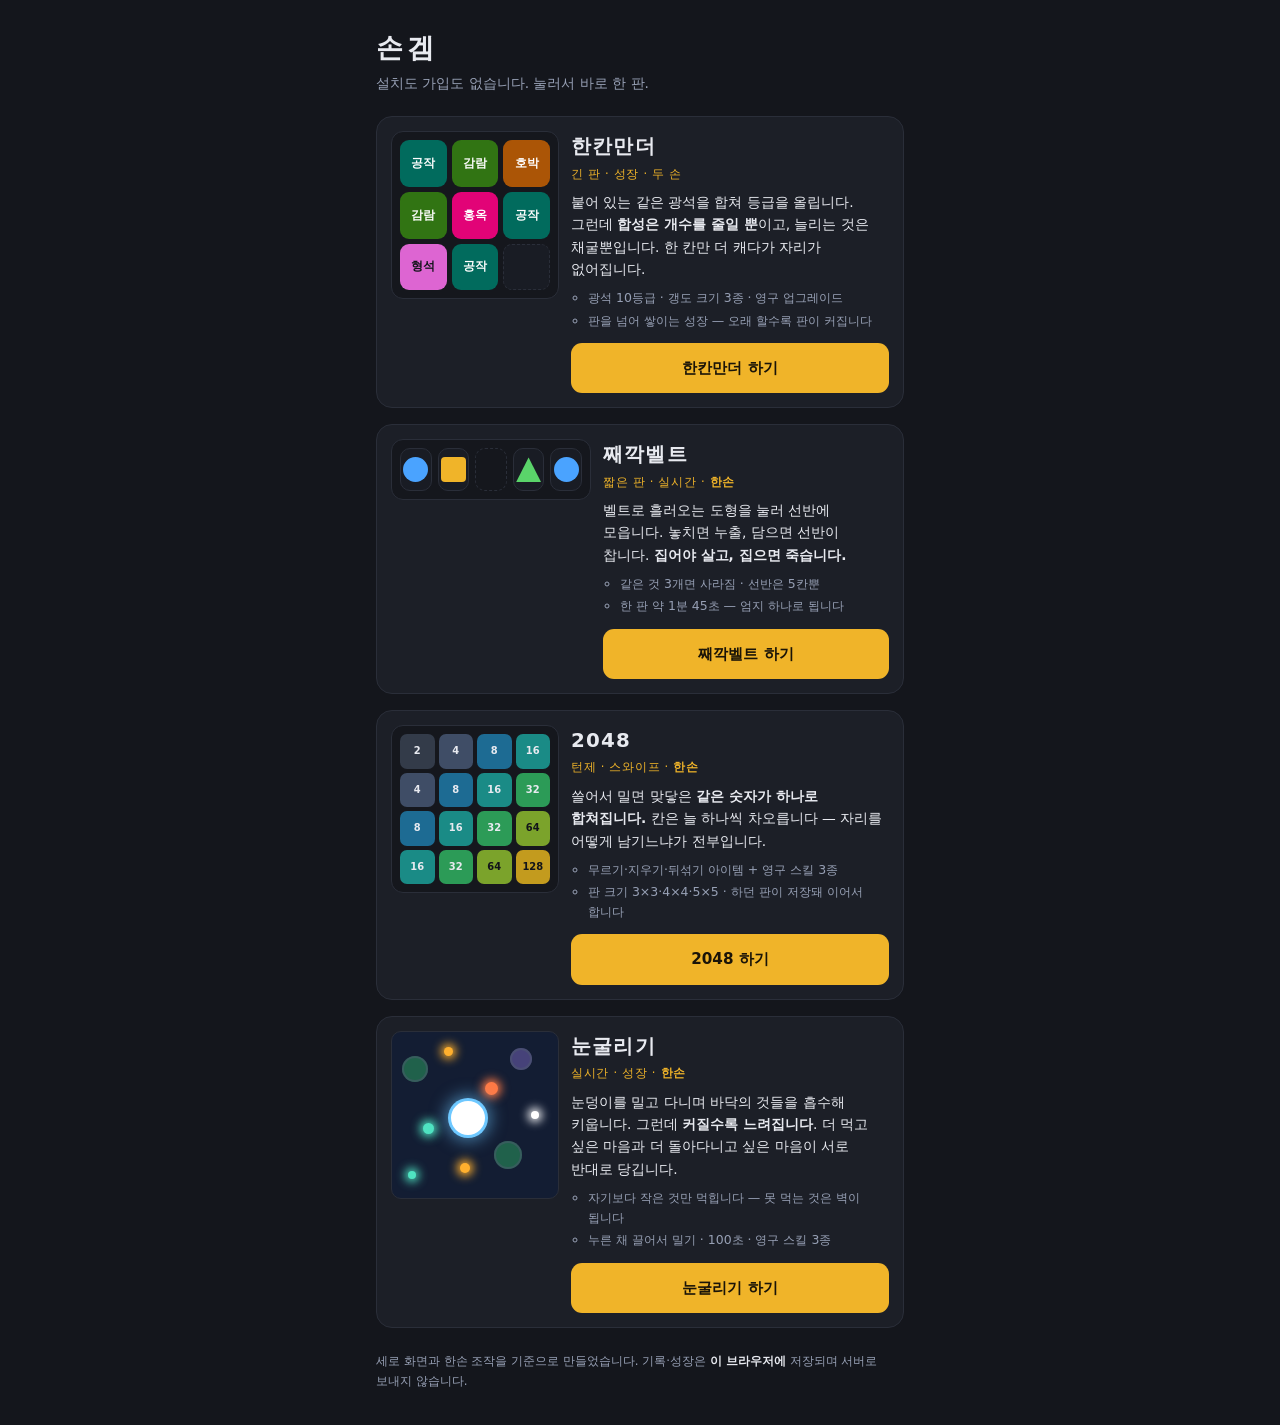
<file: index.html>
<!-- 공개 사이트 첫 화면 — 게임 목록. 이 파일이 원본이고 배포는 여기서 복사한다 -->
<!doctype html>
<html lang="ko">
<head>
<meta charset="utf-8">
<meta name="viewport" content="width=device-width,initial-scale=1">
<title>손겜 — 짧게 한 판, 브라우저에서 바로</title>
<meta name="description" content="설치도 가입도 없이 브라우저에서 바로 하는 퍼즐 게임. 합성 퍼즐 「한칸만더」와 한손 실시간 퍼즐 「째깍벨트」.">
<meta name="theme-color" content="#14161c">
<link rel="stylesheet" href="style.css">
</head>
<body>

<header class="site-head">
  <h1>손겜</h1>
  <p class="tagline">설치도 가입도 없습니다. 눌러서 바로 한 판.</p>
</header>

<main>
  <ul class="games">

    <li class="game">
      <!-- 미리보기는 게임이 실제로 쓰는 색·이름을 그대로 쓴다. 그림 파일은 쓰지 않는다. -->
      <div class="thumb thumb-merge" aria-hidden="true">
        <span class="ore o1">공작</span><span class="ore o2">감람</span><span class="ore o3">호박</span>
        <span class="ore o2">감람</span><span class="ore o4">홍옥</span><span class="ore o1">공작</span>
        <span class="ore o5">형석</span><span class="ore o1">공작</span><span class="ore empty"></span>
      </div>

      <div class="body">
        <h2>한칸만더</h2>
        <p class="axis">긴 판 · 성장 · 두 손</p>
        <p class="hook">붙어 있는 같은 광석을 합쳐 등급을 올립니다. 그런데 <strong>합성은 개수를 줄일 뿐</strong>이고, 늘리는 것은 채굴뿐입니다. 한 칸만 더 캐다가 자리가 없어집니다.</p>
        <ul class="rules">
          <li>광석 10등급 · 갱도 크기 3종 · 영구 업그레이드</li>
          <li>판을 넘어 쌓이는 성장 — 오래 할수록 판이 커집니다</li>
        </ul>
        <a class="play" href="merge-mine.html">한칸만더 하기</a>
      </div>
    </li>

    <li class="game">
      <div class="thumb thumb-belt" aria-hidden="true">
        <span class="cell"><i class="pip s-circle"></i></span>
        <span class="cell"><i class="pip s-square"></i></span>
        <span class="cell empty"></span>
        <span class="cell"><i class="pip s-tri"></i></span>
        <span class="cell"><i class="pip s-circle"></i></span>
      </div>

      <div class="body">
        <h2>째깍벨트</h2>
        <p class="axis">짧은 판 · 실시간 · <strong>한손</strong></p>
        <p class="hook">벨트로 흘러오는 도형을 눌러 선반에 모읍니다. 놓치면 누출, 담으면 선반이 찹니다. <strong>집어야 살고, 집으면 죽습니다.</strong></p>
        <ul class="rules">
          <li>같은 것 3개면 사라짐 · 선반은 5칸뿐</li>
          <li>한 판 약 1분 45초 — 엄지 하나로 됩니다</li>
        </ul>
        <a class="play" href="queue-line.html">째깍벨트 하기</a>
      </div>
    </li>

    <li class="game">
      <!-- 값이 커질수록 밝아지는 계단 — 게임의 색 단계를 그대로 보여 준다 -->
      <div class="thumb thumb-2048" aria-hidden="true">
        <span class="num n2">2</span><span class="num n4">4</span><span class="num n8">8</span><span class="num n16">16</span>
        <span class="num n4">4</span><span class="num n8">8</span><span class="num n16">16</span><span class="num n32">32</span>
        <span class="num n8">8</span><span class="num n16">16</span><span class="num n32">32</span><span class="num n64">64</span>
        <span class="num n16">16</span><span class="num n32">32</span><span class="num n64">64</span><span class="num n128">128</span>
      </div>

      <div class="body">
        <h2>2048</h2>
        <p class="axis">턴제 · 스와이프 · <strong>한손</strong></p>
        <p class="hook">쓸어서 밀면 맞닿은 <strong>같은 숫자가 하나로 합쳐집니다.</strong> 칸은 늘 하나씩 차오릅니다 — 자리를 어떻게 남기느냐가 전부입니다.</p>
        <ul class="rules">
          <li>무르기·지우기·뒤섞기 아이템 + 영구 스킬 3종</li>
          <li>판 크기 3×3·4×4·5×5 · 하던 판이 저장돼 이어서 합니다</li>
        </ul>
        <a class="play" href="slide-2048.html">2048 하기</a>
      </div>
    </li>

    <li class="game">
      <!-- 밤 눈밭 한 조각. 빛나는 작은 것들이 「먹을 수 있는 것」, 흐린 큰 것이 「아직 벽」,
           가운데 흰 원이 눈덩이다. 각 원의 위치·크기는 인라인 스타일로 흩뿌렸다. -->
      <div class="thumb thumb-snow" aria-hidden="true">
        <i class="sn big" style="--x:14%; --y:22%; --d:26px; --c:#3ae37a"></i>
        <i class="sn big" style="--x:78%; --y:16%; --d:22px; --c:#a98bff"></i>
        <i class="sn big" style="--x:70%; --y:74%; --d:28px; --c:#3ae37a"></i>
        <i class="sn lit" style="--x:34%; --y:12%; --d:9px;  --c:#ffb02e"></i>
        <i class="sn lit" style="--x:60%; --y:34%; --d:13px; --c:#ff7a45"></i>
        <i class="sn lit" style="--x:22%; --y:58%; --d:11px; --c:#4fe3c1"></i>
        <i class="sn lit" style="--x:86%; --y:50%; --d:8px;  --c:#ffffff"></i>
        <i class="sn lit" style="--x:44%; --y:82%; --d:10px; --c:#ffb02e"></i>
        <i class="sn lit" style="--x:12%; --y:86%; --d:8px;  --c:#4fe3c1"></i>
        <i class="sn ball" style="--x:46%; --y:52%; --d:34px"></i>
      </div>

      <div class="body">
        <h2>눈굴리기</h2>
        <p class="axis">실시간 · 성장 · <strong>한손</strong></p>
        <p class="hook">눈덩이를 밀고 다니며 바닥의 것들을 흡수해 키웁니다. 그런데 <strong>커질수록 느려집니다</strong>. 더 먹고 싶은 마음과 더 돌아다니고 싶은 마음이 서로 반대로 당깁니다.</p>
        <ul class="rules">
          <li>자기보다 작은 것만 먹힙니다 — 못 먹는 것은 벽이 됩니다</li>
          <li>누른 채 끌어서 밀기 · 100초 · 영구 스킬 3종</li>
        </ul>
        <a class="play" href="snowball.html">눈굴리기 하기</a>
      </div>
    </li>

  </ul>
</main>

<footer class="site-foot">
  <p>세로 화면과 한손 조작을 기준으로 만들었습니다. 기록·성장은 <strong>이 브라우저에</strong> 저장되며 서버로 보내지 않습니다.</p>
</footer>

</body>
</html>
</file>
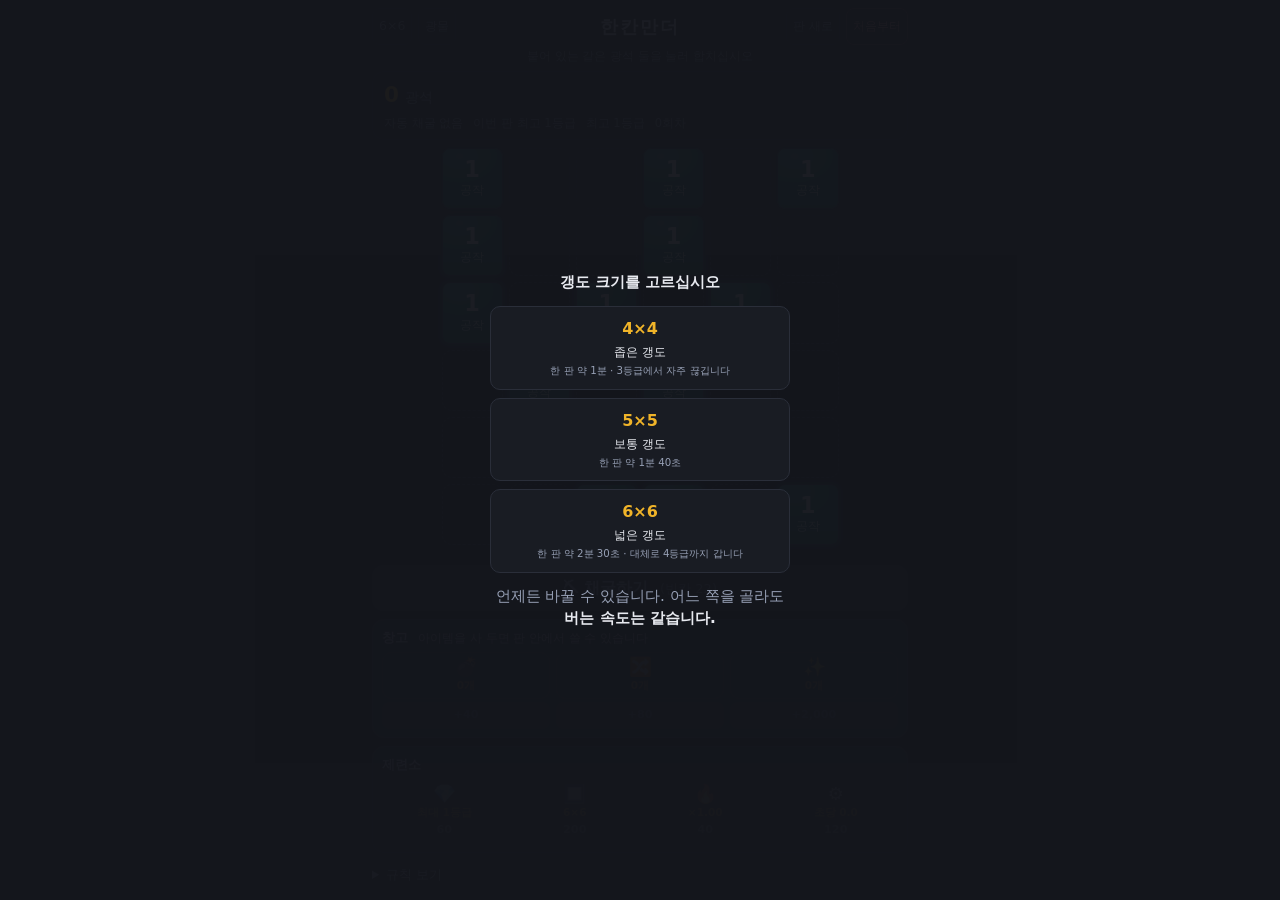
<file: merge-mine.html>
<!doctype html>
<html lang="ko">
<head>
<meta charset="utf-8">
<meta name="viewport" content="width=device-width, initial-scale=1, viewport-fit=cover">
<title>한칸만더 — 합성 퍼즐</title>
<meta name="description" content="인접한 같은 광석을 눌러 합치고, 모은 광석으로 갱도를 키우는 합성 퍼즐 게임입니다.">
<style>
/* 「한칸만더」 화면 스타일 — 모바일 세로 화면 우선, 외부 폰트·라이브러리 없음 */

:root {
  --bg: #14161c;
  --panel: #1c1f27;
  --line: #2a2e39;
  --text: #e8eaf0;
  --dim: #97a0b5;
  --accent: #f0b429;
  --gap: 6px;
}

* { box-sizing: border-box; }

/* 터치 반응 — 브라우저가 더블탭 확대를 기다리느라 탭을 늦추는 일이 없게 한다.
   뷰포트가 반응형이라 최신 브라우저는 대개 알아서 없애지만, 명시해 두는 편이 확실하다. */
button, summary { touch-action: manipulation; }

/* hidden 속성이 항상 이기게 한다.
   .over 처럼 display 를 지정한 요소는 브라우저 기본 [hidden]{display:none} 을 눌러 버려
   hidden=true 로 만들어도 화면에서 안 사라진다(2026-07-28 실제로 겪음). */
[hidden] { display: none !important; }

body {
  margin: 0;
  padding: 8px 12px 12px;
  background: var(--bg);
  color: var(--text);
  font-family: "Malgun Gothic", "맑은 고딕", system-ui, -apple-system, sans-serif;
  line-height: 1.5;
  /* 한글은 기본값이면 낱글자 단위로 잘린다("사라집 / 니다"). 띄어쓰기에서만 줄을 바꾼다. */
  word-break: keep-all;
  max-width: 560px;
  margin-inline: auto;
  /* 화면(또는 액자)이 내용보다 크면 아래가 통째로 비어 보인다(2026-07-29 Gim 지적). */
  min-height: 100dvh;
  display: flex;
  flex-direction: column;
}
/* 🔴 남는 높이를 **위 한 곳**에 몰아 아래를 바닥에 붙인다(.stats 의 margin-top:auto).
   ⚠️ 예전엔 justify-content:space-between 이었다. 아래가 비어 보이는 문제는 그것도 풀지만,
   남는 높이를 **섹션 사이에 골고루 나눠** 의도한 간격이 화면마다 달라졌다 —
   430×932 실측에서 보드↔채굴 버튼이 20px 이 아니라 **25px** 이 됐다.
   그 20px 은 "채굴 누르다 맨 아랫줄 타일 오터치"를 막으려고 정한 값이라(2026-07-29 Gim)
   화면에 따라 늘어나면 안 된다. 세 게임 모두 같은 방식으로 통일한다(2026-08-01). */
main {
  flex: 1;
  display: flex;
  flex-direction: column;
}

/* 최상단 한 줄 — [갱도 크기] 한칸만더 [판 새로].
   버튼을 따로 한 줄 두면 세로를 43px 더 먹는다. 제목 줄에 얹어 그만큼 보드에 돌려준다. */
header.topbar {
  /* 좌우 칸을 1fr로 같게 잡아야 제목이 화면 정중앙에 온다.
     space-between으로 두면 버튼 폭이 서로 달라(95px vs 56px) 제목이 한쪽으로 밀린다. */
  display: grid; grid-template-columns: 1fr auto 1fr;
  align-items: center; gap: 8px; margin-bottom: 3px;
}
/* 양쪽에 버튼이 두 개씩 온다 */
header.topbar .topleft { display: flex; gap: 6px; justify-self: start; }
header.topbar .topright { display: flex; gap: 6px; justify-self: end; }

/* 되돌릴 수 없는 버튼은 색으로 구분한다.
   "판 새로"와 "처음부터"는 이름만으로는 어디까지 지워지는지 안 보인다(2026-07-29 Gim 지적). */
.topbtn.danger { color: #e08a8a; border-color: #6b3a3a; }
.topbtn.danger:hover { color: #ff9a9a; border-color: #e05a5a; }
h1 { margin: 0; font-size: 1.15rem; letter-spacing: .12em; white-space: nowrap; }
.sub { margin: 0 0 6px; color: var(--dim); font-size: .72rem; text-align: center; }

h2 { font-size: .8rem; margin: 0 0 5px; color: var(--dim); font-weight: 600; }

/* 현황 */
.stats {
  /* main 의 첫 자식. 남는 높이를 전부 여기 위로 밀어 아래 전체를 바닥에 붙인다.
     보드가 높이에 걸릴 때는 남는 높이가 0이라 아무 일도 일어나지 않는다. */
  margin-top: auto;
  background: var(--panel);
  border: 1px solid var(--line);
  border-radius: 12px;
  padding: 7px 11px;
  margin-bottom: 8px;
}
.ore-box { display: flex; align-items: baseline; gap: 6px; }
.ore-num { font-size: 1.35rem; font-weight: 700; color: var(--accent); font-variant-numeric: tabular-nums; }
.ore-unit { color: var(--dim); font-size: .9rem; }
.meta {
  display: flex; flex-wrap: wrap; gap: 2px 10px;
  margin-top: 3px; color: var(--dim); font-size: .72rem;
}
#streak { color: var(--accent); font-weight: 700; }

/* 보드 — 한 화면에 창고·제련소까지 담아야 하므로 화면 높이에 따라 같이 줄어든다.
   폰마다 세로가 제각각이라 고정 px로 두면 어떤 기기에서는 반드시 넘친다. */
.board-wrap {
  position: relative;
  /* width:100%가 반드시 있어야 한다. body가 flex라서 margin:auto 가 stretch를 꺼 버리고,
     그러면 minmax(0,1fr) 격자가 최소 너비로 접힌다(2026-07-29 실제로 겪음). */
  width: 100%;
  flex: none;
  /* 아래 채굴 버튼과 20px 벌린다. 8px일 때 버튼을 누르려다 맨 아랫줄 칸이 눌렸다(2026-07-29 Gim).
     보드 높이는 아래 계산에 묶여 있으므로 이 값을 키우면 그만큼 보드가 줄어 총 높이는 그대로다. */
  margin: 0 auto 20px;
  /* 보드를 뺀 나머지가 실측 503px이다(2026-07-29).
     ⚠ 재는 법 — body의 min-height와 main의 justify-content를 잠시 끄고 재야 한다.
        space-between이 마지막 요소를 바닥에 붙여서, 그냥 재면 늘 "화면−보드"가 나온다.
     ⚠ 위아래에 무엇을 더하거나 빼면 이 503도 반드시 다시 재서 고쳐야 한다.
        바로 위 margin-bottom 도 여기에 포함된다. */
  max-width: min(100%, max(180px, calc(100vh - 503px)));
  max-width: min(100%, max(180px, calc(100dvh - 503px)));
}
/* 액자(아티팩트) 안에서도 화면 높이에 맞춘다. 틀이 "내용보다 크되 최소한 보이는 영역만큼"
   잡히므로 100dvh가 순환하지 않고 그 영역으로 수렴한다(Gim의 첫 스크린샷에서 내용 아래가
   비어 있던 것이 근거 — 틀이 내용보다 컸다는 뜻).
   다만 틀이 내용에 딱 맞게 줄어드는 구현이라면 순환해서 바닥까지 쪼그라들 수 있으므로,
   일반 화면(180px)보다 높은 240px을 바닥값으로 두어 그 경우에도 쓸 만한 크기를 지킨다. */
:root.framed .board-wrap { max-width: min(100%, max(240px, calc(100dvh - 503px))); }
.board {
  display: grid;
  /* minmax(0,1fr) 이어야 한다. 그냥 1fr 이면 최소 내용 너비(칸 안의 "구리" 글자) 아래로
     못 줄어들어 칸이 커진 채 보드 밖으로 삐져나간다. 6열이 되면서 실제로 겪음(2026-07-29). */
  grid-template-columns: repeat(var(--size, 6), minmax(0, 1fr));
  gap: var(--gap);
}
.cell {
  position: relative;
  aspect-ratio: 1;
  border: 1px solid var(--line);
  border-radius: 10px;
  /* 등급 색은 --tint 하나로 받는다. 배경뿐 아니라 발광(box-shadow)도 같은 값을 쓰므로
     색을 바꿀 곳이 한 군데로 모인다. */
  background-color: var(--tint, #191c23);
  color: #fff;
  font: inherit;
  cursor: pointer;
  display: flex; flex-direction: column;
  align-items: center; justify-content: center;
  gap: 2px;
  padding: 2px;
  overflow: hidden;
  transition: transform .08s ease, box-shadow .12s ease;
  -webkit-tap-highlight-color: transparent;
  /* 끌어서 합치기 때문에 none 이어야 한다. manipulation 이면 브라우저가 세로 끌기를
     스크롤로 가로채 드래그가 중간에 끊긴다. */
  touch-action: none;
}
/* 빈칸 — 1등급과 확실히 벌리려고 예전(#16181e)보다 어둡게 했다. 점선 테두리는 유지. */
.cell.empty { background-color: #101218; border-style: dashed; cursor: default; }

/* 글자는 무늬·광택 위에 오게 한다 */
.cell .lv, .cell .nm { position: relative; z-index: 2; }
/* 글자 크기를 칸 수에 맞춰 줄인다. 보드가 6×6에서 9×9까지 커지므로 고정 크기면 넘친다. */
.cell .lv { font-size: clamp(.8rem, calc(26vw / var(--size, 6)), 1.4rem); font-weight: 700; line-height: 1; }
.cell .nm { font-size: clamp(.5rem, calc(13vw / var(--size, 6)), .72rem); opacity: .82; }
/* 선택 표시는 outline 으로 낸다. box-shadow 를 쓰면 아래의 발광과 같은 속성을 다투어
   고른 칸만 빛이 꺼져 버린다. outline 도 border-radius 를 따라가므로 모양은 같다. */
.cell.sel { transform: scale(.94); outline: 3px solid var(--accent); outline-offset: -3px; }

/* ── 두 번째 축: 등급대별 무늬 ──
   색 하나로는 10단계를 못 나른다(사람이 안정적으로 구분하는 밝기 단계는 6~8개).
   🔴 2026-07-30 — 경계를 2단계 내렸다(예전 4/8 → 지금 2/6). 판정은 ui.js의 band 계산에 있다.
   1~2 민무늬 · 3~6 사선 · 7~10 격자. currentColor를 쓰므로 밝은 타일에는 어두운 무늬,
   어두운 타일에는 밝은 무늬가 자동으로 생긴다. */
.cell::before { content: ""; position: absolute; inset: 0; z-index: 0; pointer-events: none; }
.cell.band2::before {
  background: repeating-linear-gradient(45deg, currentColor 0 2px, transparent 2px 9px);
  opacity: .16;
}
.cell.band3::before {
  background:
    repeating-linear-gradient(45deg, currentColor 0 2px, transparent 2px 7px),
    repeating-linear-gradient(-45deg, currentColor 0 2px, transparent 2px 7px);
  opacity: .18;
}

/* ── 질감: 광물 광택. 등급대가 높을수록 강하게 ── */
.cell:not(.empty)::after {
  content: ""; position: absolute; inset: 0; z-index: 1; pointer-events: none;
  background:
    radial-gradient(120% 85% at 28% 12%, rgba(255,255,255,.20), transparent 62%),
    linear-gradient(180deg, transparent 55%, rgba(0,0,0,.16));
}
.cell.band2:not(.empty)::after {
  background:
    radial-gradient(120% 85% at 28% 12%, rgba(255,255,255,.26), transparent 60%),
    linear-gradient(180deg, transparent 50%, rgba(0,0,0,.20));
}
/* 최상위 등급만 결정 면(facet)을 넣어 "귀한 광석" 느낌을 준다 */
.cell.band3:not(.empty)::after {
  background:
    conic-gradient(from 210deg at 50% 40%, rgba(255,255,255,.30), transparent 25%, rgba(255,255,255,.18) 50%, transparent 72%, rgba(255,255,255,.26)),
    radial-gradient(120% 85% at 28% 12%, rgba(255,255,255,.26), transparent 60%);
}

/* ── 모서리도 등급대를 나른다 (색약이어도 형태로 구분된다) ── */
.cell.band1 { border-radius: 8px; }
.cell.band2 { border-radius: 16px; }
.cell.band3 { border-radius: 50%; }

/* ── 발광: 등급대가 오를수록 칸이 스스로 빛난다 ──
   자기 색(--tint)으로 번지므로 색조가 어긋나지 않는다.
   칸 사이 간격이 6px 이라 최상위(band3)의 8px 번짐만 옆 칸에 살짝 닿는데,
   가장자리로 갈수록 옅어지는 그라데이션이라 경계가 뭉개지지 않는다. */
.cell:not(.empty)       { box-shadow: 0 0 5px -1px var(--tint); }
.cell.band2:not(.empty) { box-shadow: 0 0 10px -1px var(--tint), 0 0 3px var(--tint); }
.cell.band3:not(.empty) { box-shadow: 0 0 18px -1px var(--tint), 0 0 7px var(--tint); }

/* ── 합성·채굴 순간 연출 ──
   보드 전체가 매 탭마다 다시 그려지므로, 방금 바뀐 칸에만 클래스를 붙여 재생한다. */
@keyframes 팝 { 0% { transform: scale(.72); } 55% { transform: scale(1.14); } 100% { transform: scale(1); } }
@keyframes 등장 { from { transform: scale(.5); opacity: 0; } to { transform: scale(1); opacity: 1; } }
.cell.pop { animation: 팝 .22s cubic-bezier(.2, .9, .3, 1.2); }
.cell.in { animation: 등장 .18s ease-out; }

/* 누를 때는 즉시 반응하고, 뗄 때만 부드럽게 돌아온다.
   전환에 0.08초를 두면 눌린 표시가 80ms 뒤에 완성되어 "굼뜨다"고 느껴진다(2026-07-29 실측). */
.cell:active { transform: scale(.94); transition-duration: 0s; }
/* 빈칸도 눌린 느낌은 준다. 아무 반응이 없으면 "터치가 안 먹었다"고 느낀다. */
.cell.empty:active { transform: scale(.97); }

/* ── 팔레트 「광물」 — 밝기는 1→10등급까지 계속 오르고, 색은 색상환을 두 바퀴 돈다 ──
   계산으로 설계·검증했다(tools/palette-jewel.mjs · research.md 2026-07-29 "타일 채도" 절).
   평균 채도 53.3(예전 31.4) · 인접 등급 ΔE 최소 28 · 글자 명암비 최소 4.65 · 빈칸과 전부 ΔE 25 이상.

   🔴 2026-07-30 — 등급을 12 → 10단계로 줄이면서 **모든 팔레트를 2단계씩 내렸다**(Gim 지시).
   새 lvN 은 예전 lv(N+2) 의 색이다. 즉 가장 어두웠던 두 색을 버리고 화려한 위쪽을 앞으로 당겼다.
   100만회 시뮬레이션에서 도달 최고 등급이 8이라 9~12등급 외형이 아무에게도 보이지 않았기 때문이다.
   **네 가지 검사는 이동만으로 그대로 유지된다** — 연속 부분 수열이라 밝기 단조·인접 ΔE가 보존되고,
   글자색이 색마다 짝지어져 있어 명암비도 그대로이며, 가장 어두운 두 색이 빠져 빈칸과의 구별은 개선된다.

   ⚠ 두 가지 함정이 있다(예전 등급 기준으로 적힌 것이라 새 번호로 옮겨 둔다).
   ① 밝기 L* 51~59 구간은 흰 글자도 검은 글자도 명암비 4.5를 못 넘긴다. 그래서 4→5등급에서 건너뛴다.
   ② 색상을 매끄럽게(등급당 27°씩) 훑으면 예쁘지만 이웃 등급이 ΔE 14까지 붙어 못 쓴다.
      60°씩 크게 뛰며 두 바퀴 도는 지금 방식이라야 "무지개"와 "구분됨"을 같이 만족한다. */
.cell.lv1  { --tint: #016b5d; color: #ffffff; }
.cell.lv2  { --tint: #317413; color: #ffffff; }
.cell.lv3  { --tint: #ab5506; color: #ffffff; }
.cell.lv4  { --tint: #e20377; color: #ffffff; }
.cell.lv5  { --tint: #dd65d2; color: #12141a; }
.cell.lv6  { --tint: #1ba1ff; color: #12141a; }
.cell.lv7  { --tint: #06b4c3; color: #12141a; }
.cell.lv8  { --tint: #59bf7a; color: #12141a; }
.cell.lv9  { --tint: #d1b043; color: #12141a; }
.cell.lv10 { --tint: #ffa79e; color: #12141a; }

/* ── 테마들 — 밝기 사다리와 채도는 그대로 두고 색상만 통째로 돌렸다.
   여섯 모두 같은 검사를 통과했다(밝기 단조 증가 · 인접 ΔE 25 이상 · 명암비 4.5 이상 · 빈칸과 ΔE 25 이상).
   테마도 무지개를 한 바퀴 도므로 이름이 색 하나를 가리키지는 않는다. 다만 판에는 저등급 칸이
   훨씬 많으므로 1~3등급 색이 이름과 맞도록 각도를 골랐다.
   ⚠ 테마를 더할 때는 theme.js의 THEMES와 여기 10줄을 함께 넣어야 한다.
   ⚠ 아무 각도나 되지는 않는다. 60°·225°·240° 등은 인접 ΔE가 25 아래로 떨어진다.
      palette-jewel.mjs의 "색상 이동 각도 전수 검사"가 통과하는 각도만 알려 준다. ── */

/* 노을 — 색상 +30° · 평균 채도 52.9 · 인접 ΔE 최소 29.2 */
:root[data-theme="ember"] .cell.lv1  { --tint: #016972; color: #ffffff; }
:root[data-theme="ember"] .cell.lv2  { --tint: #007450; color: #ffffff; }
:root[data-theme="ember"] .cell.lv3  { --tint: #826b00; color: #ffffff; }
:root[data-theme="ember"] .cell.lv4  { --tint: #df2937; color: #ffffff; }
:root[data-theme="ember"] .cell.lv5  { --tint: #fe5296; color: #12141a; }
:root[data-theme="ember"] .cell.lv6  { --tint: #9a8cff; color: #12141a; }
:root[data-theme="ember"] .cell.lv7  { --tint: #01b0e1; color: #12141a; }
:root[data-theme="ember"] .cell.lv8  { --tint: #0cc0aa; color: #12141a; }
:root[data-theme="ember"] .cell.lv9  { --tint: #9bc052; color: #12141a; }
:root[data-theme="ember"] .cell.lv10 { --tint: #ffab6f; color: #12141a; }

/* 단풍 — 색상 +105° · 평균 채도 55.1 · 인접 ΔE 최소 36.9 */
:root[data-theme="autumn"] .cell.lv1  { --tint: #045cbb; color: #ffffff; }
:root[data-theme="autumn"] .cell.lv2  { --tint: #046e8c; color: #ffffff; }
:root[data-theme="autumn"] .cell.lv3  { --tint: #017c5b; color: #ffffff; }
:root[data-theme="autumn"] .cell.lv4  { --tint: #757a00; color: #ffffff; }
:root[data-theme="autumn"] .cell.lv5  { --tint: #c98500; color: #12141a; }
:root[data-theme="autumn"] .cell.lv6  { --tint: #ff6882; color: #12141a; }
:root[data-theme="autumn"] .cell.lv7  { --tint: #c68cea; color: #12141a; }
:root[data-theme="autumn"] .cell.lv8  { --tint: #13b6ff; color: #12141a; }
:root[data-theme="autumn"] .cell.lv9  { --tint: #0ec7c6; color: #12141a; }
:root[data-theme="autumn"] .cell.lv10 { --tint: #74d45a; color: #12141a; }

/* 이끼 — 색상 +180° · 평균 채도 50.4 · 인접 ΔE 최소 32.6 */
:root[data-theme="moss"] .cell.lv1  { --tint: #b12060; color: #ffffff; }
:root[data-theme="moss"] .cell.lv2  { --tint: #7f4fae; color: #ffffff; }
:root[data-theme="moss"] .cell.lv3  { --tint: #057698; color: #ffffff; }
:root[data-theme="moss"] .cell.lv4  { --tint: #058373; color: #ffffff; }
:root[data-theme="moss"] .cell.lv5  { --tint: #06a958; color: #12141a; }
:root[data-theme="moss"] .cell.lv6  { --tint: #b99802; color: #12141a; }
:root[data-theme="moss"] .cell.lv7  { --tint: #fc7d74; color: #12141a; }
:root[data-theme="moss"] .cell.lv8  { --tint: #e58ddb; color: #12141a; }
:root[data-theme="moss"] .cell.lv9  { --tint: #7ab7ff; color: #12141a; }
:root[data-theme="moss"] .cell.lv10 { --tint: #07d2e3; color: #12141a; }

/* 심해 — 색상 +285° · 평균 채도 47.7 · 인접 ΔE 최소 30.3 */
:root[data-theme="deep"] .cell.lv1  { --tint: #5f6201; color: #ffffff; }
:root[data-theme="deep"] .cell.lv2  { --tint: #a24e0e; color: #ffffff; }
:root[data-theme="deep"] .cell.lv3  { --tint: #bc3889; color: #ffffff; }
:root[data-theme="deep"] .cell.lv4  { --tint: #0472e4; color: #ffffff; }
:root[data-theme="deep"] .cell.lv5  { --tint: #019ddd; color: #12141a; }
:root[data-theme="deep"] .cell.lv6  { --tint: #05adab; color: #12141a; }
:root[data-theme="deep"] .cell.lv7  { --tint: #6fb45a; color: #12141a; }
:root[data-theme="deep"] .cell.lv8  { --tint: #dba04e; color: #12141a; }
:root[data-theme="deep"] .cell.lv9  { --tint: #ff94a1; color: #12141a; }
:root[data-theme="deep"] .cell.lv10 { --tint: #e0a9ff; color: #12141a; }

/* 성운 — 색상 +330° · 평균 채도 49.6 · 인접 ΔE 최소 31.8 */
:root[data-theme="nebula"] .cell.lv1  { --tint: #026d36; color: #ffffff; }
:root[data-theme="nebula"] .cell.lv2  { --tint: #6a6900; color: #ffffff; }
:root[data-theme="nebula"] .cell.lv3  { --tint: #c43c3c; color: #ffffff; }
:root[data-theme="nebula"] .cell.lv4  { --tint: #c138b8; color: #ffffff; }
:root[data-theme="nebula"] .cell.lv5  { --tint: #8f83ff; color: #12141a; }
:root[data-theme="nebula"] .cell.lv6  { --tint: #02a8d6; color: #12141a; }
:root[data-theme="nebula"] .cell.lv7  { --tint: #09b7a2; color: #12141a; }
:root[data-theme="nebula"] .cell.lv8  { --tint: #97b656; color: #12141a; }
:root[data-theme="nebula"] .cell.lv9  { --tint: #fb9d57; color: #12141a; }
:root[data-theme="nebula"] .cell.lv10 { --tint: #ffa4bf; color: #12141a; }

/* 라운드 종료 */
.over {
  position: absolute; inset: 0;
  background: rgba(20, 22, 28, .93);
  border-radius: 12px;
  display: flex; flex-direction: column;
  align-items: center; justify-content: center;
  gap: 14px; padding: 20px; text-align: center;
}
.over p { margin: 0; font-size: .95rem; }

/* 갱도 크기 고르기 — 보드 안에 넣으면 내용이 보드보다 커서 위아래로 삐져나온다.
   화면 전체를 덮는 모달로 띄운다. */
.over.pick {
  position: fixed; inset: 0; z-index: 50;
  border-radius: 0;
  background: rgba(20, 22, 28, .97);
  gap: 12px; padding: 24px 20px;
}
.pick-title { font-size: 1.05rem; font-weight: 700; }
.pick-note { font-size: .72rem; color: var(--dim); line-height: 1.45; max-width: 300px; }
.pick-note strong { color: var(--text); }
.mode-list { display: flex; flex-direction: column; gap: 8px; width: 100%; max-width: 300px; }
/* 확인 팝업 — 취소를 왼쪽에 두어 실수로 확인을 누르지 않게 한다 */
.ask-btns { display: flex; gap: 10px; margin-top: 4px; }
.mode-opt {
  display: flex; flex-direction: column; align-items: center; gap: 2px;
  padding: 10px 6px;
  border: 1px solid var(--line); border-radius: 10px;
  background: #191c23; color: var(--text);
  font: inherit; cursor: pointer;
  -webkit-tap-highlight-color: transparent;
}
.mode-opt:hover { border-color: var(--accent); }
.mode-opt:active { transform: scale(.98); }
.mode-opt.on { border-color: var(--accent); box-shadow: 0 0 0 1px var(--accent) inset; }
.mode-size { font-size: 1rem; font-weight: 700; color: var(--accent); }
.mode-name { font-size: .76rem; }
.mode-desc { font-size: .64rem; color: var(--dim); }

/* 최상단 버튼 — 제목 양옆 */
.topbtn {
  position: relative;
  flex: none;
  background: none; border: 1px solid var(--line); border-radius: 8px;
  color: var(--dim); font: inherit; font-size: .78rem;
  padding: 8px 6px; cursor: pointer;
  -webkit-tap-highlight-color: transparent;
}
.topbtn:hover { border-color: var(--accent); color: var(--accent); }
.topbtn:active { transform: scale(.98); }
/* 닿는 범위만 위아래로 넓힌다(좌우는 옆 버튼과 겹치면 안 되므로 그대로). 실측 33px → 45px. */
.topbtn::after { content: ""; position: absolute; inset: -6px 0; }

button.primary {
  background: var(--accent); color: #1a1405;
  border: 0; border-radius: 10px;
  padding: 12px 26px; font: inherit; font-weight: 700;
  cursor: pointer;
}

/* 공유 버튼 — 주 동작은 "다시 캐기"라 이쪽은 한 단계 눌러 둔다 */
.share {
  background: none; border: 1px solid var(--line); border-radius: 10px;
  color: var(--text); font: inherit; font-size: .85rem;
  padding: 9px 20px; cursor: pointer;
}

/* 채굴 버튼 — 이 게임의 유일한 진행 동작이라 가장 크게 둔다 */
.mine {
  width: 100%;
  margin-bottom: 8px;
  padding: 11px;
  border: 0; border-radius: 12px;
  background: linear-gradient(140deg, #f0b429, #e08a1e);
  color: #1a1405;
  font: inherit; font-size: .98rem; font-weight: 700;
  cursor: pointer;
  -webkit-tap-highlight-color: transparent;
}
.mine span { font-weight: 500; font-size: .82rem; opacity: .75; margin-left: 6px; }
.mine:not(:disabled):active { transform: scale(.98); }
.mine:disabled { background: #262a34; color: var(--dim); cursor: default; }

/* 창고·제련소 패널 */
.panel {
  background: var(--panel);
  border: 1px solid var(--line);
  border-radius: 12px;
  padding: 8px 9px;
  margin-bottom: 8px;
}
/* 아이콘 타일 — 한 줄에 늘어놓아 세로를 아낀다.
   이름과 설명은 글자로 두면 화면을 다 잡아먹어서 title/aria-label로 옮겼다. */
.tiles { display: grid; grid-template-columns: repeat(4, 1fr); gap: 6px; }
.tiles.items { grid-template-columns: repeat(3, 1fr); }

.tile {
  display: flex; flex-direction: column;
  align-items: center; justify-content: center; gap: 1px;
  width: 100%; padding: 4px 3px;
  border: 1px solid var(--line); border-radius: 10px;
  background: #191c23; color: var(--text);
  font: inherit; cursor: pointer;
  -webkit-tap-highlight-color: transparent;
}
.tile .ico { font-size: 1.15rem; line-height: 1.1; }
.tile .val {
  font-size: .66rem; font-weight: 700; color: var(--accent);
  white-space: nowrap; overflow: hidden; text-overflow: ellipsis; max-width: 100%;
}
.tile .cost {
  font-size: .7rem; font-weight: 600; color: var(--dim);
  font-variant-numeric: tabular-nums;
}
.tile:not(:disabled):hover { border-color: var(--accent); }
.tile:not(:disabled):active { transform: scale(.96); }
.tile:disabled { opacity: .45; cursor: default; }

/* 아이템 타일 — 위(아이콘)를 누르면 쓰고, 아래(가격)를 누르면 산다 */
.tile-wrap { display: flex; flex-direction: column; gap: 3px; }
.tile-wrap .tile { flex: 1; }
.tile-wrap.picking .tile {
  border-color: var(--accent);
  box-shadow: 0 0 0 1px var(--accent) inset;
}
.cost-btn {
  padding: 4px 2px;
  border: 1px solid var(--line); border-radius: 8px;
  background: #262a34; color: var(--dim);
  font: inherit; font-size: .7rem; font-weight: 600;
  cursor: pointer; font-variant-numeric: tabular-nums;
  -webkit-tap-highlight-color: transparent;
}
.cost-btn:not(:disabled):hover { border-color: var(--accent); color: var(--accent); }
.cost-btn:disabled { opacity: .4; cursor: default; }

/* 손가락이 닿는 면적만 넓힌다(보이는 크기는 그대로).
   세로가 빠듯해 버튼 높이를 실제로 키우면 그만큼 보드 칸이 작아지는 제로섬이라,
   눌리는 범위만 44px 이상으로 늘렸다. 실측 27px → 45px. */
.cost-btn { position: relative; }
/* 위로는 아이콘 버튼과의 간격(3px)까지만 넓힌다 — 더 넓히면 아이콘의 탭을 뺏는다. */
.cost-btn::after { content: ""; position: absolute; inset: -3px 0 -18px; }

.hint { color: var(--dim); font-size: .72rem; font-weight: 400; margin-left: 6px; }

/* 대상을 고르는 중 — 어느 칸을 눌러야 하는지 보이게 한다 */
.board.picking .cell:not(.empty) { outline: 2px solid var(--accent); outline-offset: -2px; }

/* 규칙 — 접어 두어 첫 화면 자리를 비운다 */
.howto { color: var(--dim); font-size: .8rem; }
.howto summary {
  cursor: pointer; font-size: .8rem; color: var(--dim);
  padding: 4px 0; list-style-position: inside;
}
.howto ul { margin: 8px 0 0; padding-left: 18px; }
.howto li { margin-bottom: 5px; }
.howto strong { color: var(--text); }

/* 알림 */
.toast {
  position: fixed; left: 50%; bottom: 20px;
  transform: translate(-50%, 12px);
  background: #262a34; border: 1px solid var(--line);
  border-radius: 999px; padding: 10px 18px;
  font-size: .85rem;
  opacity: 0; pointer-events: none;
  transition: opacity .2s ease, transform .2s ease;
}
.toast.show { opacity: 1; transform: translate(-50%, 0); }

/* 아이콘 설명표 — 폰에는 마우스 오버가 없어 title을 못 본다 */
.legend { margin-top: 12px; }
.legend-title { font-size: .76rem; color: var(--accent); font-weight: 700; margin: 8px 0 3px; }
.legend-row { display: flex; align-items: baseline; gap: 6px; font-size: .74rem; margin-bottom: 2px; }
.legend-ico { flex: none; width: 1.2em; text-align: center; }
.legend-row b { color: var(--text); font-weight: 600; flex: none; }

@media (prefers-reduced-motion: reduce) {
  * { transition: none !important; animation: none !important; }
}

</style>
</head>
<body>
<header class="topbar">
  <div class="topleft">
    <button type="button" id="mode-btn" class="topbtn">갱도</button>
    <button type="button" id="theme-btn" class="topbtn">테마</button>
  </div>
  <h1>한칸만더</h1>
  <div class="topright">
    <button type="button" id="restart" class="topbtn">판 새로</button>
    <button type="button" id="reset" class="topbtn danger">처음부터</button>
  </div>
</header>
<p class="sub">붙어 있는 같은 광석 둘을 눌러 합치십시오</p>

<main>
  <section class="stats" aria-label="현황">
    <div class="ore-box">
      <span class="ore-num" id="ore">0</span>
      <span class="ore-unit">광석</span>
    </div>
    <div class="meta">
      <span id="auto">자동 채굴 없음</span>
      <span id="top">이번 판 최고 0등급</span>
      <span id="best">최고 0등급</span>
      <span id="rounds">0회차</span>
      <span id="streak" hidden></span>
    </div>
  </section>

  <section class="board-wrap">
    <!-- "광맥"은 이제 게임 이름이 아니라 세계관 용어다(갱도·광석·제련소와 한 묶음). -->
    <div id="board" class="board" aria-label="광맥 보드"></div>
    <div id="mode-pick" class="over pick" hidden>
      <p class="pick-title">갱도 크기를 고르십시오</p>
      <div id="mode-list" class="mode-list"></div>
      <p class="pick-note">언제든 바꿀 수 있습니다. 어느 쪽을 골라도 <strong>버는 속도는 같습니다.</strong></p>
    </div>
    <div id="theme-pick" class="over pick" hidden>
      <p class="pick-title">색 테마를 고르십시오</p>
      <div id="themes" class="mode-list"></div>
      <p class="pick-note">타일 색만 바뀝니다. <strong>규칙과 진행에는 영향이 없습니다.</strong></p>
    </div>
    <div id="ask" class="over pick" hidden>
      <p class="pick-title" id="ask-title"></p>
      <p class="pick-note" id="ask-body"></p>
      <div class="ask-btns">
        <button type="button" id="ask-cancel" class="share">취소</button>
        <button type="button" id="ask-ok" class="primary">확인</button>
      </div>
    </div>
    <div id="over" class="over" hidden>
      <p id="over-text"></p>
      <button type="button" id="again" class="primary">다시 캐기</button>
      <button type="button" id="share" class="share">결과 복사</button>
    </div>
  </section>

  <button type="button" id="mine" class="mine">
    ⛏ 채굴하기 <span id="mine-left"></span>
  </button>

  <section class="panel">
    <h2>창고 <span class="hint" id="item-hint">아이콘을 누르면 씁니다</span></h2>
    <div id="items" class="tiles items"></div>
  </section>

  <section class="panel">
    <h2>제련소</h2>
    <div id="upgrades" class="tiles"></div>
  </section>

  <details class="howto">
    <summary>규칙 보기</summary>
    <ul>
      <li>상하좌우로 <strong>붙어 있는</strong> 같은 등급 광석 둘을 차례로 누르면 한 등급 위로 합쳐집니다. <strong>끌어서 옆 칸에 놓아도</strong> 됩니다.</li>
      <li>합칠 때마다 광석을 얻지만 <strong>개수는 늘지 않습니다.</strong> 진행하려면 <strong>채굴하기</strong>로 새 광석을 캐야 합니다.</li>
      <li>많이 캘수록 유리하지만, 빈칸이 없어지고 합칠 곳도 사라지면 그 판이 끝납니다. 어디까지 채울지가 이 게임의 판단입니다.</li>
      <li>판이 끝나면 제련소에서 성장한 뒤 다시 도전하십시오.</li>
      <li><strong>창고</strong>에서 아이템을 사 두면 판 안에서 쓸 수 있습니다. 특히 <strong>정제</strong>는 합성만으로는 닿지 않는 높은 등급을 여는 열쇠입니다.</li>
      <li>진행 상황은 이 브라우저에 저장됩니다.</li>
    </ul>
    <div id="legend" class="legend"></div>
  </details>
</main>

<div id="toast" class="toast" role="status" aria-live="polite"></div>
<script type="module">
// 갱도 모드 — 기본 보드 크기를 고르는 기능. 첫 접속 때 고르고 나중에도 바꿀 수 있다.
// 크기별 유불리는 board.js의 roundBonus가 칸 수에 비례하도록 맞춰 없앴다(편차 78% → 10%).

const MODES = [
  { size: 4, name: "좁은 갱도", desc: "한 판 약 1분 · 3등급에서 자주 끊깁니다" },
  { size: 5, name: "보통 갱도", desc: "한 판 약 1분 40초" },
  { size: 6, name: "넓은 갱도", desc: "한 판 약 2분 30초 · 대체로 4등급까지 갑니다" },
];

const DEFAULT_MODE = 6;

function isValidMode(size) {
  return MODES.some((m) => m.size === size);
}

// 저장본이 깨졌거나 아직 고르지 않았어도 게임은 돌아야 하므로 기본값으로 떨어진다
function modeOf(state) {
  return state && isValidMode(state.mode) ? state.mode : DEFAULT_MODE;
}

// 아직 고른 적이 없는가 (첫 접속 판정)
function needsPick(state) {
  return !state || !isValidMode(state.mode);
}

function setMode(state, size) {
  if (!isValidMode(size)) return false;
  state.mode = size;
  return true;
}

// 화면 테마 — 타일 색 세트만 바꾼다. 배치·규칙은 건드리지 않는다.
// 두 팔레트 모두 같은 기준을 통과했다(밝기 단조 증가 · 인접 ΔE 25 이상 · 명암비 4.5 이상 · 빈칸과 구별).
// 근거와 생성 방법은 research.md 2026-07-29 "타일 디자인" 절 참조.

// 여섯 팔레트 모두 같은 검사를 통과했다 — 밝기 사다리는 공유하고 색상만 돌린 것이다.
// 🔴 테마를 추가하면 style.css에 lv1~lv10 규칙 10줄도 함께 넣어야 한다(test/theme.test.mjs가 확인한다).
const THEMES = [
  { id: "mineral", name: "광물", desc: "어둠에서 빛으로" },
  { id: "deep", name: "심해", desc: "차가운 물빛" },
  { id: "ember", name: "노을", desc: "타오르는 붉은빛" },
  { id: "autumn", name: "단풍", desc: "흙과 단풍" },
  { id: "moss", name: "이끼", desc: "이끼와 청록" },
  { id: "nebula", name: "성운", desc: "밤하늘 성운" },
];

const DEFAULT_THEME = "mineral";

function isValidTheme(id) {
  return THEMES.some((t) => t.id === id);
}

// 저장본이 깨져 있어도 화면은 나와야 하므로 기본값으로 떨어진다
function themeOf(state) {
  return state && isValidTheme(state.theme) ? state.theme : DEFAULT_THEME;
}

function setTheme(state, id) {
  if (!isValidTheme(id)) return false;
  state.theme = id;
  return true;
}

// 영구 업그레이드 정의와 구매 규칙 (육성 요소)

const UPGRADES = [
  {
    id: "startLevel",
    icon: "💎",
    name: "광맥 순도",
    desc: "새로 나오는 광석의 등급이 높아집니다",
    max: 6,
    cost: (lv) => Math.floor(60 * Math.pow(4.2, lv - 1)),
    value: (lv) => lv,          // 시작 등급
    label: (lv) => `최대 ${lv}등급`,
  },
  {
    id: "boardSize",
    icon: "🔲",
    name: "갱도 확장",
    desc: "보드가 넓어져 더 오래 버팁니다",
    max: 4,                      // 고른 모드에서 +3까지 (4→7 · 5→8 · 6→9)
    cost: (lv) => Math.floor(200 * Math.pow(6, lv - 1)),
    value: (lv, s) => modeOf(s) + lv - 1,
    label: (lv, s) => `${modeOf(s) + lv - 1}×${modeOf(s) + lv - 1}`,
  },
  {
    id: "yield",
    icon: "🔥",
    name: "제련 기술",
    desc: "합성으로 얻는 광석이 늘어납니다",
    max: 20,
    cost: (lv) => Math.floor(40 * Math.pow(1.55, lv - 1)),
    value: (lv) => 1 + (lv - 1) * 0.35,
    label: (lv) => `×${(1 + (lv - 1) * 0.35).toFixed(2)}`,
  },
  {
    id: "auto",
    icon: "⚙️",
    name: "자동 채굴기",
    desc: "가만히 두어도 광석이 쌓입니다 (접속하지 않은 동안에도)",
    max: 25,
    cost: (lv) => Math.floor(120 * Math.pow(1.6, lv - 1)),
    value: (lv) => (lv - 1) * 0.6,   // 초당 광석
    label: (lv) => `초당 ${((lv - 1) * 0.6).toFixed(1)}`,
  },
];

function byId(id) {
  return UPGRADES.find((u) => u.id === id);
}

function levelOf(state, id) {
  return state.upgrades[id] || 1;
}

// 보드 크기는 고른 모드에 따라 달라지므로 state를 함께 넘긴다.
// 나머지 업그레이드의 value는 두 번째 인자를 무시한다.
function valueOf(state, id) {
  return byId(id).value(levelOf(state, id), state);
}

function labelOf(state, id) {
  return byId(id).label(levelOf(state, id), state);
}

function costOf(state, id) {
  const u = byId(id);
  const lv = levelOf(state, id);
  return lv >= u.max ? null : u.cost(lv);
}

function isMaxed(state, id) {
  return levelOf(state, id) >= byId(id).max;
}

// 살 수 있으면 사고 true, 아니면 아무것도 바꾸지 않고 false
function buy(state, id) {
  const cost = costOf(state, id);
  if (cost === null || state.ore < cost) return false;
  state.ore -= cost;
  state.upgrades[id] = levelOf(state, id) + 1;
  return true;
}

// 보드 규칙 — 타일 생성·인접 판정·합성·막힘 판정 (화면을 참조하지 않는 순수 계산)

// rand 는 스트레스 하네스가 씨앗 있는 난수를 끼워 넣기 위한 자리다.
// 기본값이 Math.random 이라 게임 쪽 호출은 그대로 두면 된다.
// 이게 없으면 깨진 판을 다시 볼 수 없다(LESSONS 5.6).
function createBoard(size, startLevel, rand = Math.random) {
  const cells = new Array(size * size).fill(null);
  const board = { size, cells };
  // 시작 시 절반쯤 채워 두면 첫 수가 바로 나온다
  const seed = Math.max(4, Math.floor(size * size * 0.4));
  for (let i = 0; i < seed; i++) spawn(board, startLevel, rand);
  return board;
}

function idx(board, r, c) {
  return r * board.size + c;
}

function emptyCells(board) {
  const out = [];
  for (let i = 0; i < board.cells.length; i++) if (board.cells[i] === null) out.push(i);
  return out;
}

// 빈 칸 하나에 새 광석을 놓는다. 등급은 1~startLevel 중 낮은 쪽에 치우치게.
function spawn(board, startLevel, rand = Math.random) {
  const empty = emptyCells(board);
  if (empty.length === 0) return false;
  const at = empty[Math.floor(rand() * empty.length)];
  const roll = rand();
  let level = 1;
  for (let l = 2; l <= startLevel; l++) {
    if (roll < 1 / Math.pow(2, l - 1)) level = l;
  }
  board.cells[at] = level;
  return true;
}

function isAdjacent(board, a, b) {
  const ra = Math.floor(a / board.size), ca = a % board.size;
  const rb = Math.floor(b / board.size), cb = b % board.size;
  return Math.abs(ra - rb) + Math.abs(ca - cb) === 1;
}

// 두 칸을 합칠 수 있는가 — 같은 등급이고 상하좌우로 붙어 있어야 한다
function canMerge(board, a, b) {
  if (a === b) return false;
  const va = board.cells[a], vb = board.cells[b];
  if (va === null || vb === null) return false;
  if (va !== vb) return false;
  return isAdjacent(board, a, b);
}

// b 자리에 등급+1 광석이 남고 a는 비워진다. 획득 광석량을 돌려준다.
function merge(board, a, b) {
  const level = board.cells[a];
  board.cells[a] = null;
  board.cells[b] = level + 1;
  return Math.pow(2, level);
}

// 합칠 수 있는 쌍이 하나라도 남아 있는가
function hasAnyMove(board) {
  const n = board.size;
  for (let r = 0; r < n; r++) {
    for (let c = 0; c < n; c++) {
      const i = idx(board, r, c);
      if (board.cells[i] === null) continue;
      if (c + 1 < n && board.cells[idx(board, r, c + 1)] === board.cells[i]) return true;
      if (r + 1 < n && board.cells[idx(board, r + 1, c)] === board.cells[i]) return true;
    }
  }
  return false;
}

// 빈 칸도 없고 합칠 수도 없으면 라운드 종료
function isStuck(board) {
  return emptyCells(board).length === 0 && !hasAnyMove(board);
}

function highestLevel(board) {
  let top = 0;
  for (const v of board.cells) if (v !== null && v > top) top = v;
  return top;
}

// 라운드 종료 보너스 — 반드시 칸 수에 비례해야 한다.
// 예전처럼 25 고정이면 작은 보드가 클릭당 광석에서 78%나 유리해진다.
// 보너스는 판마다 한 번인데 작은 보드는 판이 짧아 그 한 번이 자주 오기 때문이다(2026-07-29 실측).
// 2/3 계수는 기존 6×6(36칸 × 2/3 = 24 ≒ 25)과 같은 값이 나오도록 맞춘 것이라 밸런스가 흔들리지 않는다.
function roundBonus(board, yieldMult) {
  return Math.floor(highestLevel(board) * board.cells.length * (2 / 3) * yieldMult);
}

// 게임 상태와 저장·복원 (localStorage). 오프라인 자동 채굴 정산도 여기서 한다.

const KEY = "merge-mine.v1";

function newState() {
  return {
    ore: 0,
    best: 0,           // 최고 등급 기록
    rounds: 0,
    mode: null,        // 고른 갱도 크기(4·5·6). null이면 첫 접속이라 고르기 화면이 뜬다
    theme: null,       // 고른 색 테마. null이면 기본값(광물)
    upgrades: {},      // id -> 레벨(1부터)
    items: {},         // id -> 보유 개수 (소모성)
    streak: 0,         // 연속 접속일 (표시 전용, 보상 없음)
    bestStreak: 0,
    lastDay: null,     // 마지막 접속 날짜 "YYYY-MM-DD"
    lastSeen: Date.now(),
  };
}

// 손상되거나 누가 손댄 저장본을 그대로 믿으면 안 된다.
// ore가 문자열이면 화면에 그대로 "NaN"이 찍히고, 음수면 계산이 무너진다(2026-07-29 테스트로 확인).
const 수 = (v, 기본) => (typeof v === "number" && Number.isFinite(v) && v >= 0 ? v : 기본);
const 정수 = (v, 기본) => (typeof v === "number" && Number.isFinite(v) && v >= 0 ? Math.floor(v) : 기본);

// id → 숫자 표만 남긴다. 값이 이상한 항목은 통째로 버려 기본값이 쓰이게 한다.
function 숫자표(값, 최소) {
  const out = {};
  if (값 && typeof 값 === "object" && !Array.isArray(값)) {
    for (const [k, v] of Object.entries(값)) {
      if (typeof v === "number" && Number.isFinite(v) && v >= 최소) out[k] = Math.floor(v);
    }
  }
  return out;
}

// 다른 탭이 저장한 문자열을 받아들일 때도 같은 걸름망을 쓴다.
const STORAGE_KEY = KEY;

function parseState(raw) {
  try {
    if (!raw) return newState();
    const s = JSON.parse(raw);
    const base = newState();
    if (!s || typeof s !== "object" || Array.isArray(s)) return base;
    // 저장 구조가 늘어나도 옛 저장본이 깨지지 않게 기본값 위에 덮는다
    return {
      ...base,
      ...s,
      ore: 수(s.ore, base.ore),
      best: 정수(s.best, base.best),
      rounds: 정수(s.rounds, base.rounds),
      streak: 정수(s.streak, base.streak),
      bestStreak: 정수(s.bestStreak, base.bestStreak),
      lastSeen: 수(s.lastSeen, base.lastSeen),
      upgrades: { ...base.upgrades, ...숫자표(s.upgrades, 1) },
      items: { ...base.items, ...숫자표(s.items, 0) },
    };
  } catch {
    return newState();
  }
}

function load() {
  try {
    return parseState(localStorage.getItem(KEY));
  } catch {
    return newState();   // 읽기 자체가 막힌 경우(사생활 보호 모드 등)
  }
}

// 쓸 만한 저장본일 때만 상태를, 아니면 null을 준다.
// 다른 탭의 알림을 받아들일지 고를 때 쓴다 — 남의 저장본이 깨졌다고 이쪽 진행까지 날리면 안 된다.
function parseStateOrNull(raw) {
  try {
    if (!raw) return null;
    const s = JSON.parse(raw);
    if (!s || typeof s !== "object" || Array.isArray(s)) return null;
    return parseState(raw);
  } catch {
    return null;
  }
}

function save(state) {
  state.lastSeen = Date.now();
  try {
    localStorage.setItem(KEY, JSON.stringify(state));
  } catch {
    // 저장 실패(사생활 보호 모드 등)해도 게임은 계속 돌아야 한다
  }
}

function reset() {
  try {
    localStorage.removeItem(KEY);
  } catch {}
}

// 떠나 있던 동안 쌓인 자동 채굴량. 최대 8시간까지만 인정한다.
function collectOffline(state, perSecond) {
  if (perSecond <= 0) return 0;
  const elapsed = Math.max(0, Date.now() - (state.lastSeen || Date.now())) / 1000;
  const capped = Math.min(elapsed, 8 * 3600);
  const gained = Math.floor(capped * perSecond);
  if (gained > 0) state.ore += gained;
  return gained;
}

// 연속 접속일(스트릭) 계산 — 기록만 하고 보상은 주지 않는다 (밸런스에 영향 없음)

// 날짜 키 "YYYY-MM-DD". 반드시 로컬 시간 기준이어야 한다.
// UTC로 잡으면 한국(+09:00)에서 자정과 9시간 어긋나 하루가 엉뚱하게 끊긴다.
function dayKey(ts = Date.now()) {
  const d = new Date(ts);
  const mm = String(d.getMonth() + 1).padStart(2, "0");
  const dd = String(d.getDate()).padStart(2, "0");
  return `${d.getFullYear()}-${mm}-${dd}`;
}

// 두 날짜 키 사이의 일수. 같은 날 0, 어제→오늘이면 1.
// 서머타임이 있는 지역에서 ±1시간 밀려도 반올림이 흡수한다.
function daysBetween(from, to) {
  const a = Date.parse(`${from}T00:00:00`);
  const b = Date.parse(`${to}T00:00:00`);
  if (Number.isNaN(a) || Number.isNaN(b)) return NaN;
  return Math.round((b - a) / 86400000);
}

function bumpBest(state) {
  if ((state.streak || 0) > (state.bestStreak || 0)) state.bestStreak = state.streak;
}

// 접속을 기록하고 무슨 일이 있었는지 돌려준다.
//   "start"  처음 접속
//   "same"   오늘 이미 접속함 (아무것도 바뀌지 않음)
//   "extend" 어제에 이어 하루 늘어남
//   "reset"  하루 이상 비어서 1일로 되돌아감
function touch(state, ts = Date.now()) {
  const today = dayKey(ts);
  const last = state.lastDay;

  if (!last) {
    state.streak = 1;
    state.lastDay = today;
    bumpBest(state);
    return "start";
  }
  if (last === today) return "same";

  const gap = daysBetween(last, today);
  // 시계가 거꾸로 간 경우(사용자가 시스템 시간을 바꿈)는 벌하지 않고 무시한다.
  if (Number.isNaN(gap) || gap < 0) return "same";

  state.streak = gap === 1 ? (state.streak || 0) + 1 : 1;
  state.lastDay = today;
  bumpBest(state);
  return gap === 1 ? "extend" : "reset";
}

// 소모성 아이템 정의와 사용 규칙 (화면을 참조하지 않는 순수 계산)
// 가격은 플레이테스트로 조정한 값이다. 근거는 research.md 2026-07-29 절.

// 정제로 올릴 수 있는 최고 등급 = 마지막 이름 있는 광석(산호).
// 상한이 없으면 같은 광석을 무한정 밀어올려 이름도 색도 없는 등급이 나온다(시뮬레이터에서 37등급까지 올라감).
// 🔴 2026-07-30 — 등급을 12 → 10단계로 줄였다(Gim 지시). ui.js의 ORE_NAMES 길이와 반드시 같아야 한다.
const MAX_REFINE_LEVEL = 10;

const ITEMS = [
  {
    id: "bomb",
    icon: "💣",
    name: "폭탄",
    desc: "고른 칸 하나를 없앱니다",
    cost: 40,
    needsTarget: true,
  },
  {
    id: "shuffle",
    icon: "🔀",
    name: "셔플",
    desc: "보드의 광석을 다시 흩뿌립니다",
    cost: 80,
    needsTarget: false,
  },
  {
    id: "refine",
    icon: "✨",
    name: "정제",
    desc: `고른 광석을 한 등급 올립니다 (${MAX_REFINE_LEVEL}등급까지)`,
    cost: 2000,
    needsTarget: true,
  },
];

// 이름을 itemById로 둔 이유 — 빌드가 모든 모듈을 한 스코프로 합치므로
// upgrades.js의 byId와 같은 이름을 쓰면 그쪽을 덮어써서 제련소가 통째로 깨진다.
function itemById(id) {
  return ITEMS.find((i) => i.id === id);
}

function countOf(state, id) {
  return state.items[id] || 0;
}

// 살 수 있으면 사고 true, 아니면 아무것도 바꾸지 않고 false
function buyItem(state, id) {
  const it = itemById(id);
  if (!it || state.ore < it.cost) return false;
  state.ore -= it.cost;
  state.items[id] = countOf(state, id) + 1;
  return true;
}

// 지금 이 대상에 쓸 수 있는가. 보유 수량까지 함께 본다.
function canUse(state, board, id, target) {
  const it = itemById(id);
  if (!it || countOf(state, id) <= 0) return false;
  if (!it.needsTarget) return board.cells.some((v) => v !== null);
  if (!Number.isInteger(target) || target < 0 || target >= board.cells.length) return false;
  if (board.cells[target] === null) return false;
  if (id === "refine" && board.cells[target] >= MAX_REFINE_LEVEL) return false;
  return true;
}

function shuffleCells(board, rand) {
  const vals = board.cells.filter((v) => v !== null);
  const slots = board.cells.map((_, i) => i);
  // 피셔-예이츠 — 자리만 섞고 광석 구성은 그대로 둔다
  for (let i = slots.length - 1; i > 0; i--) {
    const j = Math.floor(rand() * (i + 1));
    [slots[i], slots[j]] = [slots[j], slots[i]];
  }
  board.cells.fill(null);
  vals.forEach((v, k) => {
    board.cells[slots[k]] = v;
  });
}

// 아이템을 쓰고 성공 여부를 돌려준다. 실패하면 상태도 보드도 건드리지 않는다.
// rand 는 셔플용. 스트레스 하네스가 씨앗 있는 난수를 끼워 넣는다(LESSONS 5.6).
function useItem(state, board, id, target, rand = Math.random) {
  if (!canUse(state, board, id, target)) return false;
  if (id === "bomb") board.cells[target] = null;
  else if (id === "refine") board.cells[target] += 1;
  else if (id === "shuffle") shuffleCells(board, rand);
  else return false;
  state.items[id] = countOf(state, id) - 1;
  return true;
}

// 화면 그리기와 입력 처리 — 규칙 계산은 하지 않고 board/upgrades 결과만 표시한다




// 같은 계산을 여기서 또 만들지 않는다 (주석은 import 줄 뒤에 달면 안 된다 — 빌드가 import를 못 지운다)

// 어두운 이름에서 밝은 이름 순으로 배열한다(타일 밝기가 1→10등급까지 계속 오르므로).
// 이름은 기본 테마「광물」의 실제 타일 색에 맞춘 것이다(1등급 청록 → 10등급 살구).
// 두 글자로 통일한다 — 9×9에서는 칸이 좁아 세 글자가 잘린다.
// 다른 테마는 색상환을 통째로 돌리므로 이름과 색이 어긋난다 — 이름은 등급을 부르는 말로만 쓴다.
//
// 🔴 2026-07-30 — 12 → 10단계로 줄이며 이름도 색과 함께 2단계 내렸다(Gim 지시).
// 예전 1·2등급(청금·감청)이 빠지고 예전 3~12등급 이름이 새 1~10등급이 됐다.
// 색을 옮기면서 이름을 그대로 두면 이름과 색이 어긋난다(2026-07-29에 같은 이유로 이름을 갈았다).
const ORE_NAMES = ["", "공작", "감람", "호박", "홍옥", "형석", "청옥", "남옥", "비취", "황옥", "산호"];

// 이름·색·효과가 준비된 최고 등급. 합성은 상한이 없으므로 이 위는 숫자로만 표시된다.
const MAX_NAMED_LEVEL = ORE_NAMES.length - 1;

// 등급대 — 색 말고 두 번째 축(무늬·모서리·발광 세기)을 주기 위한 구분.
// 사람은 밝기 단계를 6~8개만 안정적으로 구분하는데 이 게임은 10단계다.
//
// 🔴 2026-07-30 — 경계를 2단계 내렸다(예전 4/8 → 지금 2/6, Gim 지시).
// 100만회 시뮬레이션에서 도달 최고 등급이 8이라 예전 경계로는 최상위 band3(가장 센 발광·원형)이
// 9등급부터여서 아무에게도 보이지 않았다. 지금은 7등급부터라 실제로 닿는다.
// 화면 코드 안에 박아 두면 눈으로만 확인할 수 있어 밖으로 꺼냈다(test/theme.test.mjs가 고정한다).
function bandOf(level) {
  if (level === null || level === undefined) return 0;
  return level <= 2 ? 1 : level <= 6 ? 2 : 3;
}

function oreName(level) {
  return ORE_NAMES[level] || `${level}등급`;
}

function fmt(n) {
  n = Math.floor(n);
  if (n < 10000) return n.toLocaleString();
  const units = [["억", 1e8], ["만", 1e4]];
  for (const [u, v] of units) {
    if (n < v) continue;
    const x = n / v;
    const 자리 = x < 10 ? 2 : 1;
    // 반올림이 아니라 버림이다. 반올림하면 9,999만9,999가 "10000만"이 되어
    // 있지도 않은 단위가 나온다(1억이라고 써야 할 값). 가진 것보다 많이 보이지도 않는다.
    const p = 10 ** 자리;
    return (Math.floor(x * p) / p).toFixed(자리).replace(/\.0+$/, "") + u;
  }
  return n.toLocaleString();
}

// fx = { pop: 합쳐진 칸, in: 새로 캔 칸 } — 그 칸에만 연출 클래스를 붙인다.
// 매 탭마다 보드 전체를 다시 만들기 때문에, 클래스를 안 가리면 판 전체가 같이 움직여 어지럽다.
function renderBoard(el, board, selected, onPick, fx) {
  el.style.setProperty("--size", board.size);
  el.innerHTML = "";
  for (let i = 0; i < board.cells.length; i++) {
    const v = board.cells[i];
    const cell = document.createElement("button");
    const band = bandOf(v);   // 경계는 위 bandOf 한 곳에만 둔다
    cell.className = "cell"
      + (v === null ? " empty" : ` lv${Math.min(v, MAX_NAMED_LEVEL)} band${band}`)
      + (selected === i ? " sel" : "")
      + (fx && fx.pop === i ? " pop" : "")
      + (fx && fx.in === i ? " in" : "");
    cell.type = "button";
    if (v !== null) {
      cell.innerHTML = `<span class="lv">${v}</span><span class="nm">${oreName(v)}</span>`;
      cell.setAttribute("aria-label", `${oreName(v)} ${v}등급`);
      cell.setAttribute("aria-pressed", String(selected === i));   // 고른 칸을 화면낭독기도 알 수 있게
    } else {
      // disabled로 두면 눌린 표시조차 안 나서 "터치가 안 먹었다"고 느낀다(2026-07-29 Gim 지적).
      // 고를 수 없다는 사실은 aria-disabled로 알리고, 실제 차단은 main.js의 onPick이 한다.
      cell.setAttribute("aria-disabled", "true");
      cell.setAttribute("aria-label", "빈 칸");
      cell.tabIndex = -1;              // 아무 일도 안 하므로 키보드 순회에서는 뺀다
    }
    cell.addEventListener("click", () => onPick(i));
    el.appendChild(cell);
  }
}

function renderStats(els, state, perSecond, board) {
  els.ore.textContent = fmt(state.ore);
  els.auto.textContent = perSecond > 0 ? `자동 ${perSecond.toFixed(1)}/초` : "자동 채굴 없음";
  els.best.textContent = `최고 ${state.best}등급`;
  els.rounds.textContent = `${state.rounds}회차`;
  // 스트릭은 이어지고 있을 때만 보여준다. 1일차부터 띄우면 아직 자랑거리가 아니라 잔소리가 된다.
  if (els.streak) {
    const on = state.streak > 1;
    els.streak.hidden = !on;
    if (on) els.streak.textContent = `🔥 ${state.streak}일 연속`;
  }
  if (board) els.top.textContent = `이번 판 최고 ${highestLevel(board)}등급`;
}

// 제련소 — 아이콘 타일 한 줄. 좁은 화면에 다 담기 위해 글자를 아이콘으로 줄였고,
// 이름·설명은 title과 aria-label에 남겨 두어 눌러 보지 않아도·화면낭독기로도 알 수 있게 한다.
function renderUpgrades(el, state, onBuy) {
  el.innerHTML = "";
  for (const u of UPGRADES) {
    const cost = costOf(state, u.id);
    const maxed = isMaxed(state, u.id);
    const label = labelOf(state, u.id);

    const btn = document.createElement("button");
    btn.type = "button";
    btn.className = "tile" + (maxed ? " maxed" : "");
    btn.disabled = maxed || cost === null || state.ore < cost;
    btn.title = `${u.name} — ${u.desc}`;
    btn.setAttribute("aria-label", `${u.name} ${label}, ${maxed ? "최대" : fmt(cost) + " 광석"}`);
    btn.innerHTML =
      `<span class="ico">${u.icon}</span>` +
      `<span class="val">${label}</span>` +
      `<span class="cost">${maxed ? "최대" : fmt(cost)}</span>`;
    btn.addEventListener("click", () => onBuy(u.id));
    el.appendChild(btn);
  }
}

// 창고 — 아이콘을 누르면 쓰고, 그 아래 가격을 누르면 산다.
// 한 타일에 두 동작이 있으므로 누르는 자리를 위아래로 확실히 갈라 둔다.
function renderItems(el, state, pending, onBuy, onUse) {
  el.innerHTML = "";
  for (const it of ITEMS) {
    const have = countOf(state, it.id);
    const picking = pending === it.id;

    const wrap = document.createElement("div");
    wrap.className = "tile-wrap" + (picking ? " picking" : "");

    const use = document.createElement("button");
    use.type = "button";
    use.className = "tile";
    use.disabled = have <= 0 && !picking;
    use.title = `${it.name} — ${it.desc}`;
    use.setAttribute("aria-label", `${it.name} ${have}개, ${picking ? "고르기 취소" : "쓰기"}`);
    use.innerHTML =
      `<span class="ico">${it.icon}</span>` +
      `<span class="val">${picking ? "취소" : `${have}개`}</span>`;
    use.addEventListener("click", () => onUse(it.id));

    const buy = document.createElement("button");
    buy.type = "button";
    buy.className = "cost-btn";
    buy.disabled = state.ore < it.cost;
    buy.setAttribute("aria-label", `${it.name} 구입, ${it.cost} 광석`);
    buy.textContent = `+${fmt(it.cost)}`;
    buy.addEventListener("click", () => onBuy(it.id));

    wrap.append(use, buy);
    el.appendChild(wrap);
  }
}

// 갱도 모드 고르기 — 첫 접속 때, 그리고 모드 버튼을 눌렀을 때 뜬다
function renderModes(el, state, onPick) {
  el.innerHTML = "";
  const 현재 = modeOf(state);
  for (const m of MODES) {
    const 고른것 = state.mode === m.size;
    const btn = document.createElement("button");
    btn.type = "button";
    btn.className = "mode-opt" + (고른것 ? " on" : "");
    btn.setAttribute("aria-label", `${m.size}×${m.size} ${m.name}, ${m.desc}`);
    btn.innerHTML =
      `<span class="mode-size">${m.size}×${m.size}</span>` +
      `<span class="mode-name">${m.name}${고른것 ? " · 지금" : ""}</span>` +
      `<span class="mode-desc">${m.desc}</span>`;
    btn.addEventListener("click", () => onPick(m.size));
    el.appendChild(btn);
  }
  return 현재;
}

// 테마 고르기 — 갱도 고르기와 같은 모달·같은 모양을 쓴다
function renderThemes(el, state, onPick) {
  el.innerHTML = "";
  const 지금 = themeOf(state);
  for (const t of THEMES) {
    const 고른것 = t.id === 지금;
    const btn = document.createElement("button");
    btn.type = "button";
    btn.className = "mode-opt" + (고른것 ? " on" : "");
    btn.setAttribute("aria-pressed", String(고른것));
    btn.innerHTML =
      `<span class="mode-name">${t.name}${고른것 ? " · 지금" : ""}</span>` +
      `<span class="mode-desc">${t.desc}</span>`;
    btn.addEventListener("click", () => onPick(t.id));
    el.appendChild(btn);
  }
}

// 아이콘 설명표 — 폰에는 마우스 오버가 없어 title이 보이지 않는다.
// 아이콘만으로는 처음 온 사람이 뭐가 뭔지 알 수 없으므로 규칙 안에 글로 남긴다.
// 상단 버튼 설명 — 이름만으로는 "어디까지 되돌리는지"가 안 보인다(2026-07-29 Gim 지적).
const 상단버튼 = [
  { icon: "🔁", name: "판 새로", desc: "지금 판만 새 보드로 바꿉니다. 광석·업그레이드·아이템은 그대로입니다. 판이 꼬였을 때 쓰십시오." },
  { icon: "⚠️", name: "처음부터", desc: "광석·업그레이드·아이템·기록을 전부 지우고 새로 시작합니다. 되돌릴 수 없습니다." },
];

function renderLegend(el) {
  el.innerHTML = "";
  for (const [제목, 목록] of [["위쪽 버튼", 상단버튼], ["창고", ITEMS], ["제련소", UPGRADES]]) {
    const h = document.createElement("div");
    h.className = "legend-title";
    h.textContent = 제목;
    el.appendChild(h);
    for (const x of 목록) {
      const row = document.createElement("div");
      row.className = "legend-row";
      row.innerHTML = `<span class="legend-ico">${x.icon}</span><b>${x.name}</b> — ${x.desc}`;
      el.appendChild(row);
    }
  }
}

function toast(el, msg) {
  el.textContent = msg;
  el.classList.add("show");
  clearTimeout(toast._t);
  toast._t = setTimeout(() => el.classList.remove("show"), 2200);
}

// 결과 공유 — 판이 끝난 보드를 이모지로 옮겨 클립보드에 넣는다 (서버·계정 불필요)

// 0번은 빈칸, 1~10번은 등급. 타일 색 순서(어둠→빛)와 맞추고, 위로 갈수록 특별해 보이게 골랐다.
// 🔴 2026-07-30 — 등급을 12 → 10단계로 줄이며 이모지도 색·효과와 함께 2단계 내렸다(Gim 지시).
// 예전 3~12번이 새 1~10번이 된다. 여기만 안 내리면 공유 격자가 화면 색과 어긋난다.
const TILE = ["⬛", "🟩", "🟫", "🟥", "🔷", "⬜", "🟨", "⚪", "💠", "⭐", "✨"];

function tile(level) {
  if (level === null || level === undefined) return TILE[0];
  return TILE[level] || TILE[TILE.length - 1];
}

function grid(board) {
  const rows = [];
  for (let r = 0; r < board.size; r++) {
    let line = "";
    for (let c = 0; c < board.size; c++) line += tile(board.cells[r * board.size + c]);
    rows.push(line);
  }
  return rows.join("\n");
}

function topLevel(board) {
  let top = 0;
  for (const v of board.cells) if (v !== null && v > top) top = v;
  return top;
}

// 공유 문구를 만든다. 화면을 건드리지 않는 순수 함수라 테스트할 수 있다.
function buildShareText(state, board, url = "") {
  const lines = [];
  if (board) {
    const top = topLevel(board);
    lines.push(`한칸만더 ⛏ ${state.rounds}회차 · 최고 ${top}등급(${oreName(top)})`);
    lines.push("");
    lines.push(grid(board));
    lines.push("");
  } else {
    lines.push(`한칸만더 ⛏ ${state.rounds}회차`);
    lines.push("");
  }

  const tail = [`💎 ${Math.floor(state.ore).toLocaleString()} 광석`];
  if (state.streak > 1) tail.push(`🔥 ${state.streak}일 연속`);
  lines.push(tail.join(" · "));

  if (url) lines.push(url);
  return lines.join("\n");
}

// 지금 열려 있는 주소. 공유받은 사람이 그대로 눌러 들어올 수 있어야 유입이 된다.
function currentUrl() {
  try {
    return location.origin + location.pathname;
  } catch {
    return "";
  }
}

async function copyToClipboard(text) {
  try {
    if (navigator.clipboard && navigator.clipboard.writeText) {
      await navigator.clipboard.writeText(text);
      return true;
    }
  } catch {
    // HTTPS가 아니거나 권한이 없으면 아래 대체 경로로 넘어간다
  }
  try {
    const ta = document.createElement("textarea");
    ta.value = text;
    ta.setAttribute("readonly", "");
    ta.style.position = "fixed";
    ta.style.top = "-1000px";
    ta.style.opacity = "0";
    document.body.appendChild(ta);
    ta.select();
    const ok = document.execCommand("copy");
    document.body.removeChild(ta);
    return ok;
  } catch {
    return false;
  }
}

// 게임 진입점 — 상태·보드·업그레이드를 엮고 루프를 돌린다









// 아티팩트처럼 "내용 높이에 맞춰 늘어나는 틀" 안에서는 100dvh가 순환 참조가 된다.
// (틀 높이 → 보드 크기 → 내용 높이 → 틀 높이 …) 그대로 두면 보드가 최소치까지 쪼그라든다.
// 액자 안일 때는 화면 높이에 맞추지 않고 고정 크기를 쓴다.
if (window.self !== window.top) document.documentElement.classList.add("framed");

const els = {
  board: document.getElementById("board"),
  ups: document.getElementById("upgrades"),
  ore: document.getElementById("ore"),
  auto: document.getElementById("auto"),
  best: document.getElementById("best"),
  rounds: document.getElementById("rounds"),
  top: document.getElementById("top"),
  toast: document.getElementById("toast"),
  over: document.getElementById("over"),
  overText: document.getElementById("over-text"),
  again: document.getElementById("again"),
  mine: document.getElementById("mine"),
  mineLeft: document.getElementById("mine-left"),
  streak: document.getElementById("streak"),
  share: document.getElementById("share"),
  items: document.getElementById("items"),
  itemHint: document.getElementById("item-hint"),
  modePick: document.getElementById("mode-pick"),
  modeList: document.getElementById("mode-list"),
  modeBtn: document.getElementById("mode-btn"),
  restart: document.getElementById("restart"),
  resetBtn: document.getElementById("reset"),
  themePick: document.getElementById("theme-pick"),
  themes: document.getElementById("themes"),
  themeBtn: document.getElementById("theme-btn"),
  ask: document.getElementById("ask"),
  askTitle: document.getElementById("ask-title"),
  askBody: document.getElementById("ask-body"),
  askOk: document.getElementById("ask-ok"),
  askCancel: document.getElementById("ask-cancel"),
};

let state = load();
let board = null;
let selected = null;
let stuck = false;
let pendingItem = null;   // 대상을 고르는 중인 아이템 id
let picking = null;       // 열려 있는 모달: null · "mode" · "theme"
let fx = null;            // 이번 한 번만 재생할 연출 { pop: 합쳐진 칸, in: 새로 캔 칸 }

function perSecond() {
  return valueOf(state, "auto");
}

// 살 수 있는지 여부가 바뀔 때만 제련소를 다시 그린다.
// 매초 통째로 다시 그리면 누르려는 순간 버튼이 교체되어 깜빡이고 초점이 풀린다.
let affordSig = "";
function currentAffordSig() {
  const ups = UPGRADES.map((u) => {
    const c = costOf(state, u.id);
    return c === null ? "m" : state.ore >= c ? "1" : "0";
  });
  const its = ITEMS.map((i) => (state.ore >= i.cost ? "1" : "0"));
  return ups.concat(its).join("");
}

// 화면의 "최고 N등급"은 합성뿐 아니라 채굴이나 새 판에서 나온 광석도 반영해야 한다.
// 광맥 순도를 올리면 캐자마자 높은 등급이 나오는데, 그걸 빠뜨리고 있었다(2026-07-29 발견).
function 최고갱신() {
  const top = highestLevel(board);
  if (top > state.best) state.best = top;
}

function startRound() {
  board = createBoard(valueOf(state, "boardSize"), valueOf(state, "startLevel"));
  selected = null;
  stuck = false;
  pendingItem = null;
  fx = null;                 // 이전 판의 연출이 새 판 칸에 잘못 붙지 않게 비운다
  최고갱신();
  els.over.hidden = true;
  draw();
}

function draw() {
  renderBoard(els.board, board, selected, onPick, fx);
  fx = null;                      // 연출은 한 번만 재생한다
  renderStats(els, state, perSecond(), board);
  renderUpgrades(els.ups, state, onBuy);
  renderItems(els.items, state, pendingItem, onBuyItem, onUseItem);
  els.itemHint.textContent = pendingItem
    ? `${itemById(pendingItem).name} — 쓸 칸을 고르십시오`
    : "아이템을 사 두면 판 안에서 쓸 수 있습니다";
  els.board.classList.toggle("picking", !!pendingItem);
  // 두 버튼 다 "지금 값"을 그대로 보여 준다. 누르면 그 값을 고르는 모달이 열린다.
  els.modeBtn.textContent = `${modeOf(state)}×${modeOf(state)}`;
  els.themeBtn.textContent = (THEMES.find((t) => t.id === themeOf(state)) || THEMES[0]).name;
  affordSig = currentAffordSig();
  const left = emptyCells(board).length;
  els.mine.disabled = stuck || picking || left === 0;
  els.mineLeft.textContent = left > 0 ? `(빈칸 ${left})` : "(빈칸 없음)";
}

function onPick(i) {
  if (stuck || picking) return;

  // 아이템을 쓰는 중이면 이 칸이 그 대상이다
  if (pendingItem) {
    const it = itemById(pendingItem);
    if (useItem(state, board, pendingItem, i)) {
      if (it.id === "refine") fx = { pop: i };
      pendingItem = null;
      selected = null;
      최고갱신();
      toast(els.toast, `${it.name} 사용`);
      // 정제로 합칠 짝이 사라지거나 하면 그 자리에서 판이 끝날 수 있다
      if (isStuck(board)) endRound();
      save(state);
    } else {
      toast(els.toast, "여기에는 쓸 수 없습니다");
    }
    draw();
    return;
  }

  // 빈칸은 고를 수 없다. 버튼 자체는 눌리게 두어 손끝 반응은 주고, 여기서 조용히 무시한다.
  if (board.cells[i] === null) return;

  if (selected === null) {
    selected = i;
    draw();
    return;
  }
  if (selected === i) {
    selected = null;
    draw();
    return;
  }
  if (canMerge(board, selected, i)) {
    const gained = Math.floor(merge(board, selected, i) * valueOf(state, "yield"));
    state.ore += gained;
    fx = { pop: i };               // 합쳐진 칸만 튀어오르게 한다
    최고갱신();
    selected = null;
    // 합성은 광석 개수를 줄인다. 채우는 것은 오직 채굴뿐이라 진행 속도를 플레이어가 쥔다.
    if (isStuck(board)) endRound();
    save(state);
  } else {
    // 합칠 수 없으면 새로 고른 칸을 선택으로 넘긴다 (헛클릭 스트레스 감소)
    selected = i;
  }
  draw();
}

function endRound() {
  stuck = true;
  state.rounds += 1;
  const bonus = roundBonus(board, valueOf(state, "yield"));
  state.ore += bonus;
  els.overText.textContent =
    `더 합칠 곳이 없습니다. 이번 판 최고 ${highestLevel(board)}등급, 정산 보너스 ${fmt(bonus)} 광석.`;
  els.over.hidden = false;
  save(state);
}

function onBuy(id) {
  if (buy(state, id)) {
    save(state);
    toast(els.toast, "업그레이드 완료");
    // 보드 크기가 바뀌면 다음 판부터 적용된다
    draw();
  }
}

// 테마 — 색 세트만 바꾼다. :root의 data-theme을 CSS가 읽는다.
function applyTheme() {
  document.documentElement.dataset.theme = themeOf(state);
}

// 모달을 닫는다. 판이 이미 끝나 있었다면 종료 화면을 되살려야 한다 —
// 안 그러면 종료 화면이 사라진 채 보드가 얼어붙어 아무것도 못 하게 된다.
function 모달닫기() {
  picking = null;
  els.modePick.hidden = true;
  els.themePick.hidden = true;
  els.ask.hidden = true;
  els.over.hidden = !stuck;
}

// 확인 팝업 — 브라우저 기본 confirm() 대신 쓴다.
// 무엇이 사라지고 무엇이 남는지 문장으로 보여 줘야 두 버튼을 구분할 수 있다(2026-07-29 Gim 지적).
let 확인하면 = null;
function 물어보기(제목, 본문, 실행) {
  els.askTitle.textContent = 제목;
  els.askBody.innerHTML = 본문;
  확인하면 = 실행;
  picking = "ask";
  pendingItem = null;
  els.over.hidden = true;
  els.modePick.hidden = true;
  els.themePick.hidden = true;
  els.ask.hidden = false;
  draw();
}
els.askOk.addEventListener("click", () => {
  const 실행 = 확인하면;
  확인하면 = null;
  모달닫기();
  if (실행) 실행();
});
els.askCancel.addEventListener("click", () => {
  확인하면 = null;
  모달닫기();
  draw();
});

function openThemePicker() {
  picking = "theme";
  pendingItem = null;
  els.over.hidden = true;
  els.modePick.hidden = true;
  renderThemes(els.themes, state, onPickTheme);
  els.themePick.hidden = false;
  draw();
}

function onPickTheme(id) {
  if (!setTheme(state, id)) return;
  applyTheme();
  save(state);
  모달닫기();
  draw();
  toast(els.toast, (THEMES.find((t) => t.id === id) || {}).name || "테마 변경");
}

// 갱도 크기 고르기 — 첫 접속이면 자동으로, 그 뒤에는 버튼으로 연다
function openPicker() {
  picking = "mode";
  pendingItem = null;
  els.over.hidden = true;               // 종료 화면과 겹치지 않게
  els.themePick.hidden = true;
  renderModes(els.modeList, state, onPickMode);
  els.modePick.hidden = false;
  draw();
}

function onPickMode(size) {
  const 바뀜 = size !== modeOf(state) || needsPick(state);
  setMode(state, size);
  save(state);
  모달닫기();
  // 보드 크기가 달라졌으므로 판을 새로 시작한다(진행·광석·업그레이드는 그대로).
  if (바뀜) startRound(); else draw();
  toast(els.toast, `갱도 ${size}×${size}`);
}

// ── 끌어서 합치기 ──
// 탭 두 번(고르고 → 누르기)은 그대로 둔다. 아이템 대상 고르기는 탭이라야 하기 때문이다.
// 포인터 이벤트를 쓰므로 손가락·마우스가 같은 코드로 동작한다.
// 칸은 매 탭마다 새로 만들어지므로, 칸마다 붙이지 않고 보드에 한 번만 붙인다.
let 끌기 = null;      // { 시작: 칸번호, x·y: 시작 좌표, 움직였나: boolean }
let 드래그로끝냄 = false;   // 드래그로 처리했으면 뒤따라오는 click을 무시한다
const 끌기시작거리 = 10;    // 이만큼 움직이면 드래그로 본다(칸 크기와 무관)
const 방향최소거리 = 14;    // 이만큼은 움직여야 방향으로 인정한다

// 끈 방향의 바로 옆 칸. 손가락이 옆 칸에 닿기 전에 떼도 의도를 살린다.
function 방향이웃(i, dx, dy) {
  if (Math.max(Math.abs(dx), Math.abs(dy)) < 방향최소거리) return -1;
  const n = board.size, r = Math.floor(i / n), c = i % n;
  if (Math.abs(dx) >= Math.abs(dy)) {
    const nc = c + (dx > 0 ? 1 : -1);
    return nc >= 0 && nc < n ? r * n + nc : -1;
  }
  const nr = r + (dy > 0 ? 1 : -1);
  return nr >= 0 && nr < n ? nr * n + c : -1;
}

function 칸번호(x, y) {
  const el = document.elementFromPoint(x, y);
  const cell = el && el.closest ? el.closest(".cell") : null;
  if (!cell || cell.parentElement !== els.board) return -1;
  return [...els.board.children].indexOf(cell);
}

els.board.addEventListener("pointerdown", (e) => {
  // 새 조작이 시작되면 이전 조작의 잔재를 지운다.
  // 드래그가 보드 밖에서 끝나면 click이 뒤따라오지 않아 플래그가 남고,
  // 그러면 다음 탭이 통째로 먹힌다(2026-07-29 실제로 겪음).
  드래그로끝냄 = false;
  if (stuck || picking || pendingItem) return;
  const i = 칸번호(e.clientX, e.clientY);
  if (i < 0 || board.cells[i] === null) return;
  끌기 = { 시작: i, x: e.clientX, y: e.clientY, 움직였나: false };
  // 손가락이 보드를 벗어나도 계속 추적한다
  try { els.board.setPointerCapture(e.pointerId); } catch {}
});

els.board.addEventListener("pointermove", (e) => {
  if (!끌기 || 끌기.움직였나) return;
  // 드래그 판정을 "다른 칸에 들어갔는가"로 두면 칸이 클수록 더 멀리 끌어야 한다.
  // 4×4(칸 63px)에서는 41px 미만이면 100% 실패했다(2026-07-29 실측). 픽셀 거리로 바꾼다.
  if (Math.hypot(e.clientX - 끌기.x, e.clientY - 끌기.y) < 끌기시작거리) return;
  // 어디서 출발했는지 보이게 시작 칸을 고른 것으로 표시한다
  끌기.움직였나 = true;
  selected = 끌기.시작;
  draw();
});

function 끌기끝(e) {
  const d = 끌기;
  끌기 = null;
  try { els.board.releasePointerCapture(e.pointerId); } catch {}
  if (!d || !d.움직였나) return;        // 제자리에서 뗐으면 그냥 탭이다 — click 처리에 맡긴다

  // ① 손을 뗀 자리가 합칠 수 있는 칸이면 그대로 쓴다(의도가 가장 분명하다)
  let j = 칸번호(e.clientX, e.clientY);
  // ② 아니면 끈 방향의 바로 옆 칸을 본다.
  //    칸이 크면 옆 칸까지 가기 전에 떼는 일이 잦은데, 그걸 실패로 처리하면 "드래그가 안 먹는다"가 된다.
  if (!(j >= 0 && canMerge(board, d.시작, j))) {
    j = 방향이웃(d.시작, e.clientX - d.x, e.clientY - d.y);
  }

  if (j === d.시작) { 드래그로끝냄 = true; return; }   // 제자리로 돌아왔으면 고른 상태로 둔다
  드래그로끝냄 = true;
  if (j >= 0 && canMerge(board, d.시작, j)) {
    selected = d.시작;
    onPick(j);                          // 합성은 기존 경로를 그대로 탄다
  } else {
    selected = null;                    // 엉뚱한 곳에 놓으면 취소
    draw();
  }
}
els.board.addEventListener("pointerup", 끌기끝);
els.board.addEventListener("pointercancel", (e) => { 끌기 = null; try { els.board.releasePointerCapture(e.pointerId); } catch {} });

// 드래그로 이미 처리한 경우, 뒤따라오는 click이 한 번 더 먹지 않게 가로챈다
els.board.addEventListener("click", (e) => {
  if (!드래그로끝냄) return;
  드래그로끝냄 = false;
  e.stopPropagation();
  e.preventDefault();
}, true);

function onBuyItem(id) {
  if (buyItem(state, id)) {
    save(state);
    toast(els.toast, `${itemById(id).name} 구입`);
    draw();
  }
}

function onUseItem(id) {
  if (stuck || picking) return;
  if (pendingItem === id) {          // 같은 버튼을 다시 누르면 취소
    pendingItem = null;
    draw();
    return;
  }
  if (countOf(state, id) <= 0) return;
  const it = itemById(id);
  if (it.needsTarget) {
    pendingItem = id;
    selected = null;                 // 합성 선택과 섞이지 않게 비운다
    draw();
    return;
  }
  // 셔플처럼 대상이 없는 것은 바로 적용된다
  if (useItem(state, board, id, null)) {
    toast(els.toast, `${it.name} 사용`);
    if (isStuck(board)) endRound();
    save(state);
  }
  draw();
}

function onMine() {
  if (stuck || picking) return;
  const 캐기전빈칸 = emptyCells(board);
  if (!spawn(board, valueOf(state, "startLevel"))) return;
  const 새칸 = 캐기전빈칸.find((i) => board.cells[i] !== null);
  if (새칸 !== undefined) fx = { in: 새칸 };
  최고갱신();
  if (isStuck(board)) endRound();
  save(state);
  draw();
}

els.mine.addEventListener("click", onMine);
els.again.addEventListener("click", startRound);
els.modeBtn.addEventListener("click", () => { if (picking) { 모달닫기(); draw(); } else openPicker(); });
els.themeBtn.addEventListener("click", () => { if (picking) { 모달닫기(); draw(); } else openThemePicker(); });
// 판 새로 — 지금 판만 버리고 새 보드로. 광석·업그레이드·아이템은 그대로다.
// 회차는 올리지 않고 종료 보너스도 주지 않는다(끝낸 판이 아니므로) → 반복해도 이득이 없다.
els.restart.addEventListener("click", () => {
  if (picking) return;
  물어보기(
    "판을 새로 열까요?",
    "지금 판의 <strong>배치만</strong> 사라집니다.<br>광석·업그레이드·아이템·기록은 <strong>그대로 남습니다.</strong><br>판이 꼬였을 때 쓰십시오.",
    () => { startRound(); toast(els.toast, "새 판을 열었습니다"); }
  );
});

// 처음부터 다시 — 저장본을 지우고 새 게임으로 돌아간다.
// 상시 보이는 자리라 확인창을 반드시 거친다. 한 번 지우면 되돌릴 수 없다.
els.resetBtn.addEventListener("click", () => {
  if (picking) return;
  물어보기(
    "처음부터 다시 시작할까요?",
    "광석·업그레이드·아이템·기록이 <strong>모두 사라집니다.</strong><br><strong>되돌릴 수 없습니다.</strong>",
    () => {
      reset();
      state = load();
      applyTheme();
      startRound();
      // 초기화하면 고른 갱도 크기도 지워지므로 다시 물어야 한다(안 물으면 조용히 기본값이 된다)
      if (needsPick(state)) openPicker();
    }
  );
});
els.share.addEventListener("click", async () => {
  const text = buildShareText(state, board, currentUrl());
  const ok = await copyToClipboard(text);
  toast(els.toast, ok ? "결과를 복사했습니다" : "복사에 실패했습니다");
});

// 다른 탭에서 저장하면 이쪽 메모리는 낡은 것이 된다. 그대로 두면 1초 뒤 이쪽이 저장하면서
// 상대 탭의 진행을 통째로 덮어쓴다(test/multitab.test.mjs 에 재현해 두었다).
// 보드는 저장하지 않으므로 지금 판은 그대로 두고 광석·업그레이드·아이템만 최신으로 맞춘다.
window.addEventListener("storage", (e) => {
  if (e.key !== STORAGE_KEY) return;
  const 새상태 = parseStateOrNull(e.newValue);
  if (!새상태) return;        // 깨진 값이면 무시한다(이쪽 진행을 지키는 쪽이 안전하다)
  state = 새상태;
  applyTheme();
  draw();
});

// 접속 기록 — 스트릭은 표시만 하고 보상은 주지 않는다(밸런스에 손대지 않기 위해)
const streakEvent = touch(state);
save(state);

// 자동 채굴: 화면에서는 1초마다, 떠나 있던 시간은 복귀할 때 한 번에 정산
const offline = collectOffline(state, perSecond());
setInterval(() => {
  const ps = perSecond();
  if (ps > 0) {
    state.ore += ps;
    renderStats(els, state, ps, board);
    const sig = currentAffordSig();
    if (sig !== affordSig) {
      renderUpgrades(els.ups, state, onBuy);
      renderItems(els.items, state, pendingItem, onBuyItem, onUseItem);
      affordSig = sig;
    }
  }
  save(state);
}, 1000);

applyTheme();
renderLegend(document.getElementById("legend"));   // 내용이 바뀌지 않으므로 한 번만 그린다
startRound();

// 첫 접속이면 갱도 크기부터 고르게 한다
if (needsPick(state)) openPicker();

// 알림은 하나만 띄운다. 두 개를 연달아 띄우면 뒤엣것이 앞엣것을 지워 버린다.
const notes = [];
if (streakEvent === "extend" && state.streak > 1) notes.push(`🔥 ${state.streak}일 연속`);
if (offline > 0) notes.push(`자리를 비운 동안 ${fmt(offline)} 광석을 캤습니다`);
if (notes.length) toast(els.toast, notes.join(" · "));
</script>
</body>
</html>
</file>
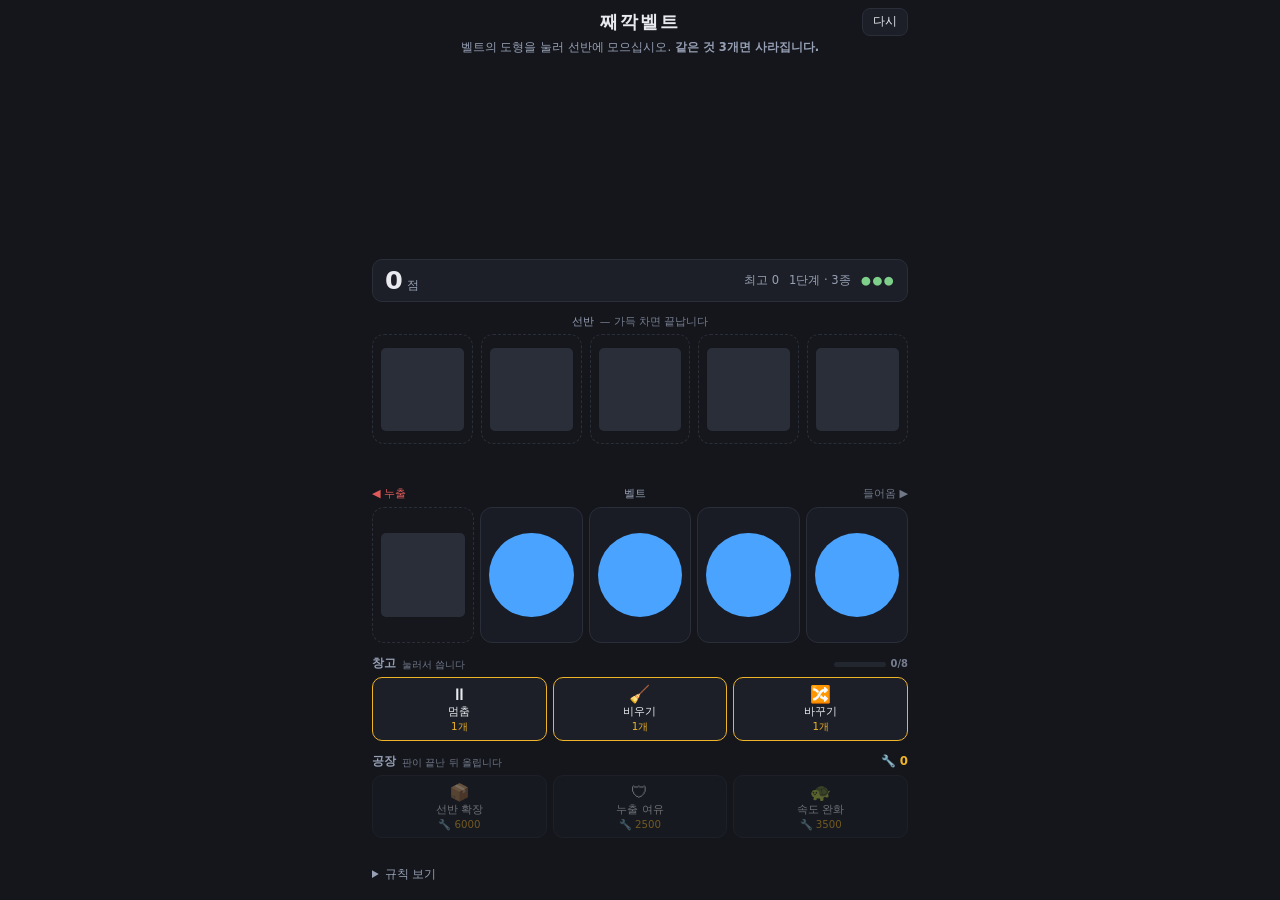
<file: queue-line.html>
<!doctype html>
<html lang="ko">
<head>
<meta charset="utf-8">
<meta name="viewport" content="width=device-width, initial-scale=1, viewport-fit=cover">
<title>째깍벨트 — 벨트 정리 퍼즐</title>
<meta name="description" content="벨트로 흘러오는 도형을 한 손으로 집어 선반에 모으는 퍼즐입니다. 집어야 살고, 집으면 선반이 찹니다.">
<style>
/* 「째깍벨트」 화면 스타일 — 모바일 세로·한손 조작 우선, 외부 폰트·라이브러리 없음 */

:root {
  --bg: #14161c;
  --panel: #1c1f27;
  --line: #2a2e39;
  --text: #e8eaf0;
  --dim: #97a0b5;
  --accent: #f0b429;
  --danger: #e05a5a;
  --belt-gap: 6px;
  --shelf-gap: 8px;
}

* { box-sizing: border-box; }

/* 탭이 늦어지는 원인을 둘 다 없앤다.
   ① touch-action: 브라우저가 더블탭 확대를 기다리느라 탭 처리를 미루는 것을 막는다.
   ② tap-highlight: 기본 회색 깜빡임이 우리 :active 표시보다 늦게 떠 반응이 둔해 보인다.
   실제 처리는 main.js가 pointerdown(닿는 순간)에서 한다 — click은 손을 뗀 뒤에 온다. */
button, summary {
  touch-action: manipulation;
  -webkit-tap-highlight-color: transparent;
}

/* hidden 속성이 항상 이기게 한다.
   .over 처럼 display 를 지정한 요소는 브라우저 기본 [hidden]{display:none} 을 눌러 버린다. */
[hidden] { display: none !important; }

body {
  margin: 0;
  padding: 8px 12px 12px;
  background: var(--bg);
  color: var(--text);
  font-family: "Malgun Gothic", "맑은 고딕", system-ui, -apple-system, sans-serif;
  line-height: 1.5;
  /* 한글은 기본값이면 낱글자 단위로 잘린다("사라집 / 니다") */
  word-break: keep-all;
  max-width: 560px;
  margin-inline: auto;
  min-height: 100dvh;
  display: flex;
  flex-direction: column;
  /* 실시간 게임이라 연타 중 글자가 선택돼 파랗게 물드는 일을 막는다 */
  -webkit-user-select: none;
  user-select: none;
}

main {
  flex: 1;
  display: flex;
  flex-direction: column;
  /* 탭하는 것(벨트·창고)은 반드시 화면 아래 절반, 엄지가 닿는 곳에 와야 한다.
     남는 높이를 섹션마다 골고루 나누면 벨트가 화면 중간까지 올라와 손을 바꿔 잡아야 한다(실측 y326).
     그래서 아래로 붙이고, 남는 높이는 **한 곳에만** 모은다(.statusbar 의 auto 여백).
     🔴 그 한 곳을 점수 줄 **아래**가 아니라 **위**로 옮겼다(2026-08-01) —
        아래에 두면 점수 줄만 화면 위쪽에 홀로 떨어지고 그 밑에 239px 구멍이 생겨(393×852 실측)
        화면이 두 동강 나 보인다. 위로 옮기면 현황·벨트·창고가 **한 덩어리로 바닥에 붙고**
        탭 대상 위치는 하나도 바뀌지 않는다. 세 게임 모두 이 방식으로 통일했다.
     ⚠️ justify-content 는 두지 않는다 — auto 여백이 남는 높이를 이미 다 먹어 할 일이 없고,
        어디로 가는지가 선택자 하나(.statusbar)에 드러나야 다음 사람이 찾을 수 있다. */
  gap: 12px;
}

/* 최상단 한 줄 — 좌우를 1fr로 같게 잡아야 제목이 정중앙에 온다 */
header.topbar {
  display: grid; grid-template-columns: 1fr auto 1fr;
  align-items: center; gap: 8px; margin-bottom: 3px;
}
header.topbar .topleft { justify-self: start; }
header.topbar .topright { display: flex; gap: 6px; justify-self: end; }
h1 { margin: 0; font-size: 1.15rem; letter-spacing: .12em; white-space: nowrap; }
.sub { margin: 0 0 6px; color: var(--dim); font-size: .72rem; text-align: center; }

.topbtn {
  background: var(--panel); color: var(--text);
  border: 1px solid var(--line); border-radius: 8px;
  padding: 5px 10px; font-size: .74rem; cursor: pointer;
  font-family: inherit;
}
.topbtn:hover { border-color: var(--accent); }

/* 현황 — 한 줄로 눌러 담는다. 점수는 흘깃 봐서 읽히면 충분하고,
   여기서 아낀 높이는 아래 칸과 아이템 줄이 가져간다(Gim 지시 2026-07-30). */
.statusbar {
  flex: 0 0 auto;
  /* main 의 첫 자식. 남는 높이를 전부 여기 **위**로 밀어, 현황·벨트·창고를 한 덩어리로
     바닥에 붙인다. 예전엔 margin-bottom 이라 점수 줄만 위에 떨어지고 밑이 뚫려 있었다. */
  margin-top: auto;
  display: flex; align-items: center; justify-content: space-between;
  gap: 10px; padding: 6px 12px;
  background: var(--panel); border: 1px solid var(--line); border-radius: 10px;
}
.score-box { display: flex; align-items: baseline; gap: 4px; }
.score-num { font-size: 1.6rem; font-weight: 700; letter-spacing: .02em; line-height: 1.1; }
.score-unit { font-size: .74rem; color: var(--dim); }
.combo {
  margin-left: 6px; font-size: .82rem; font-weight: 700;
  color: var(--accent);
}
.meta { display: flex; align-items: center; gap: 10px; font-size: .72rem; color: var(--dim); }
.leak { letter-spacing: .12em; color: #7ecf8a; transition: color .15s, transform .15s; }
.leak.warn { color: var(--danger); }
/* 누출이 났을 때 점 줄을 잠깐 키운다 — 무엇이 줄었는지 눈이 따라가게 한다 */
.leak.flash { color: var(--danger); transform: scale(1.35); }

/* 알림 줄 — 높이를 고정해 두어 글이 떴다 사라질 때 아래가 밀리지 않는다 */
.notice { height: 22px; display: flex; align-items: center; justify-content: center; margin: 6px 0 2px; }

/* 판 영역 — 위가 선반, 아래가 벨트 */
.stage-wrap { position: relative; }
.row-label {
  margin: 0 0 4px; font-size: .7rem; color: var(--dim);
  display: flex; align-items: center; justify-content: center; gap: 6px;
}
.row-label .hint { font-size: .66rem; opacity: .75; }
.belt-head { margin-top: 14px; justify-content: space-between; }
.belt-head .drain { color: var(--danger); }
.belt-head .feed { opacity: .7; }

/* 칸 수는 스킬·조율값으로 달라지므로 ui.js가 그릴 때 다시 지정한다.
   여기 값은 스크립트가 돌기 전 첫 그림에 쓰이므로 기본값(선반 5·벨트 5)과 맞춰 둔다. */
.shelf { display: grid; grid-template-columns: repeat(5, 1fr); gap: var(--shelf-gap); }
.belt { display: grid; grid-template-columns: repeat(5, 1fr); gap: var(--belt-gap); }

/* 칸 폭은 화면 폭 ÷ 칸 수로 정해져 더 넓힐 수 없다(둘 다 5칸이라 64~65px).
   그래서 "키운다"는 것은 ① 세로를 늘려 탭 대상을 크게 하고 ② 칸 안 도형을 키우는 것이고,
   ③ 칸 수를 줄이는 길은 규칙(집을 수 있는 시간)이 바뀌므로 반드시 다시 재야 한다. */
.shelf-cell, .belt-cell {
  display: grid; place-items: center;
  background: #191c24;
  border: 1px solid var(--line);
  border-radius: 12px;
  padding: 0;
}
.shelf-cell { aspect-ratio: .92; }
.belt-cell {
  /* 5칸이라 폭 65px. 세로를 폭보다 길게 잡아 엄지가 위아래로 빗나가도 들어오게 한다(65×87px). */
  aspect-ratio: .75;
  cursor: pointer;
  font-family: inherit;
  /* 벨트 칸은 절대 움직이지 않는다 — 내용만 갈아 끼운다.
     칸이 흐르면 누르려던 순간 도형이 옮겨 가 오터치가 난다. */
}
/* 눌린 표시는 즉시·확실하게 준다. 반응이 빠르다는 느낌의 절반은 이 되돌림이 만든다. */
.belt-cell:active:not(.empty) { transform: scale(.9); border-color: var(--accent); }
.belt-cell.empty, .shelf-cell.empty { background: #15171d; border-style: dashed; }

/* 선반에서 하나만 더 모으면 사라지는 종류를 표시한다 — 판단의 근거가 눈에 보여야 한다 */
.shelf-cell.near { border-color: var(--accent); box-shadow: 0 0 8px -2px var(--accent); }

/* 도형 — 색과 모양 두 축으로 구분한다.
   칸이 세로로 길어졌으므로 도형은 폭을 기준으로 정사각을 유지한다.
   높이까지 늘리면 원이 타원이 되고 삼각형이 찌그러진다. */
.pip {
  width: 84%; aspect-ratio: 1; height: auto;
  border-radius: 5px;
  background: #2a2e39;
}
.pip.s-circle { border-radius: 50%; }
.pip.s-square { border-radius: 4px; }
.pip.s-tri { clip-path: polygon(50% 2%, 100% 100%, 0 100%); border-radius: 0; }
.pip.s-diamond { clip-path: polygon(50% 0, 100% 50%, 50% 100%, 0 50%); border-radius: 0; }
.pip.s-star {
  clip-path: polygon(50% 0, 61% 35%, 98% 35%, 68% 57%, 79% 91%, 50% 70%, 21% 91%, 32% 57%, 2% 35%, 39% 35%);
  border-radius: 0;
}
.pip.s-hex { clip-path: polygon(25% 3%, 75% 3%, 100% 50%, 75% 97%, 25% 97%, 0 50%); border-radius: 0; }
.pip.s-cross {
  clip-path: polygon(35% 0, 65% 0, 65% 35%, 100% 35%, 100% 65%, 65% 65%, 65% 100%, 35% 100%, 35% 65%, 0 65%, 0 35%, 35% 35%);
  border-radius: 0;
}

/* 판 종료 안내 — 판 영역을 덮는다 */
.over {
  position: absolute; inset: 0;
  display: flex; flex-direction: column; align-items: center; justify-content: center; gap: 10px;
  background: rgba(15, 17, 22, .93);
  border: 1px solid var(--line); border-radius: 12px;
  text-align: center; padding: 14px;
}
.over p { margin: 0; font-size: .86rem; line-height: 1.7; }
.over em { color: var(--accent); font-style: normal; font-weight: 700; }
.over .got { color: var(--accent); }
.primary {
  background: var(--accent); color: #1a1408;
  border: 0; border-radius: 10px;
  padding: 11px 20px; font-size: .9rem; font-weight: 700;
  cursor: pointer; font-family: inherit;
}

/* 창고·공장 — 하단 패널 두 줄. 판 중에는 "쓰기", 판이 끝나면 "사기"로 얼굴만 바뀐다.
   자리를 항상 차지하므로 판이 끝날 때 화면이 밀리지 않는다. */
.panel { flex: 0 0 auto; }
.panel h2 {
  display: flex; align-items: center; gap: 6px;
  font-size: .74rem; margin: 0 0 4px; color: var(--dim); font-weight: 600;
}
.panel h2 .hint { font-size: .64rem; opacity: .7; font-weight: 400; }
.panel h2 .parts { margin-left: auto; color: var(--accent); font-variant-numeric: tabular-nums; }

/* 게이지 — 정리를 몇 번 더 하면 아이템을 받는지 */
.gauge { display: inline-flex; align-items: center; gap: 5px; margin-left: auto; }
.panel h2 .parts + .gauge, .gauge { flex: 0 0 auto; }
.gauge-bar {
  display: block; width: 52px; height: 5px;
  background: #22262f; border-radius: 999px; overflow: hidden;
}
.gauge-bar > span {
  display: block; height: 100%; width: 0;
  background: var(--accent); border-radius: 999px;
  transition: width .2s;
}
.gauge-num { font-size: .62rem; opacity: .75; font-variant-numeric: tabular-nums; }

.tiles { display: grid; grid-template-columns: repeat(3, 1fr); gap: 6px; }
.tile {
  display: grid; grid-template-rows: auto auto auto; gap: 1px;
  align-items: center; justify-items: center;
  padding: 6px 4px;
  background: var(--panel); color: var(--text);
  border: 1px solid var(--line); border-radius: 10px;
  cursor: pointer; font-family: inherit;
}
.tile-icon { font-size: 1.05rem; line-height: 1.2; }
.tile-name { font-size: .68rem; }
.tile-sub { font-size: .64rem; color: var(--dim); font-variant-numeric: tabular-nums; }
/* 쓸 수 있는 것은 테두리로 알린다 — 개수 글자만으로는 눈에 안 들어온다 */
.tile.has { border-color: var(--accent); }
.tile.has .tile-sub { color: var(--accent); }
.tile.buying .tile-sub { color: var(--accent); }
.tile.maxed .tile-sub { color: var(--dim); }
.tile:disabled { opacity: .42; cursor: default; }
.tile:active:not(:disabled) { transform: scale(.96); }

/* 규칙 */
.howto { margin-top: 12px; font-size: .74rem; color: var(--dim); }
.howto summary { cursor: pointer; padding: 4px 0; }
.howto ul { margin: 6px 0; padding-left: 18px; }
.howto li { margin-bottom: 4px; }
.legend { display: flex; flex-wrap: wrap; gap: 10px; margin-top: 8px; }
.legend-item { display: inline-flex; align-items: center; gap: 4px; font-size: .7rem; }
.legend-item .pip { width: 14px; height: 14px; }

/* 알림 — 자기 줄 안에서만 나타난다 */
.toast {
  background: #2a2e39; color: #ffbdbd;
  border: 1px solid #5a3a3a;
  padding: 3px 12px; border-radius: 999px;
  font-size: .74rem; opacity: 0; pointer-events: none;
  transform: translateY(4px);
  transition: opacity .18s, transform .18s;
}
.toast.show { opacity: 1; transform: translateY(0); }
.toast.good { color: #bde8c4; border-color: #3a5a3f; }

</style>
</head>
<body>
<header class="topbar">
  <div class="topleft"></div>
  <h1>째깍벨트</h1>
  <div class="topright">
    <button type="button" id="restart" class="topbtn">다시</button>
  </div>
</header>
<p class="sub">벨트의 도형을 눌러 선반에 모으십시오. <strong>같은 것 3개면 사라집니다.</strong></p>

<main>
  <section class="statusbar" aria-label="현황">
    <div class="score-box">
      <span class="score-num" id="score">0</span>
      <span class="score-unit">점</span>
      <span class="combo" id="combo" hidden></span>
    </div>
    <div class="meta">
      <span id="best">최고 0</span>
      <span id="stage">1단계 · 3종</span>
      <span class="leak" id="leak" role="status">●●●</span>
    </div>
  </section>

  <section class="stage-wrap">
    <p class="row-label">선반 <span class="hint">— 가득 차면 끝납니다</span></p>
    <div id="shelf" class="shelf" aria-label="대기 선반"></div>

    <!-- 알림을 자기 줄에 둔다. 떠 있는 알림으로 만들면 아래 규칙보기를 가린다. -->
    <div class="notice"><span id="toast" class="toast" role="status" aria-live="polite"></span></div>

    <p class="row-label belt-head">
      <span class="drain">◀ 누출</span>
      벨트
      <span class="feed">들어옴 ▶</span>
    </p>
    <div id="belt" class="belt" aria-label="벨트"></div>

    <div id="over" class="over" hidden>
      <p id="over-text"></p>
      <button type="button" id="again" class="primary">한 판 더</button>
    </div>
  </section>

  <section class="panel">
    <h2>
      창고 <span class="hint" id="items-hint">눌러서 씁니다</span>
      <span class="gauge" aria-label="아이템 게이지">
        <span class="gauge-bar"><span id="gauge-fill"></span></span>
        <span class="gauge-num" id="gauge-num">0/8</span>
      </span>
    </h2>
    <div id="items" class="tiles"></div>
  </section>

  <section class="panel">
    <h2>공장 <span class="hint" id="skills-hint">판이 끝난 뒤 올립니다</span> <span class="parts" id="parts">🔧 0</span></h2>
    <div id="skills" class="tiles"></div>
  </section>

  <details class="howto">
    <summary>규칙 보기</summary>
    <ul>
      <li>벨트는 <strong>오른쪽에서 들어와 왼쪽으로</strong> 흐릅니다. 왼쪽 끝을 넘어가면 <strong>누출</strong>이고, 누출 3번이면 끝입니다.</li>
      <li>도형을 누르면 <strong>선반</strong>으로 올라갑니다. 같은 것이 <strong>3개</strong> 모이면 사라지고 점수가 됩니다.</li>
      <li>선반은 <strong>5칸뿐</strong>입니다. 가득 차면 그 판은 끝납니다.</li>
      <li>즉 <strong>집어야 살고, 집으면 선반이 찹니다.</strong> 무엇을 포기할지가 이 게임의 판단입니다.</li>
      <li>누출 없이 연달아 정리하면 <strong>연속 배수</strong>가 붙습니다. 누출이 나면 끊깁니다.</li>
      <li>45초마다 벨트가 빨라지고 도형 종류가 늘어납니다.</li>
      <li><strong>창고</strong>의 아이템은 판 중에 눌러 씁니다. 판을 시작할 때 <strong>각 1개는 늘 보장</strong>되고, <strong>8번 정리</strong>할 때마다 하나를 더 받습니다.</li>
      <li>판이 끝나면 점수의 <strong>10%가 부품</strong>이 됩니다. 부품으로 아이템을 더 사거나 <strong>공장</strong>에서 영구 스킬을 올립니다.</li>
      <li>기록·부품·재고·스킬은 이 브라우저에 저장됩니다.</li>
    </ul>
    <div id="legend" class="legend"></div>
  </details>
</main>
<script type="module">
// 도형 종류 정의 — 색과 모양 두 축으로 구분한다

// 색 하나에만 기대면 색약·저조도에서 갈리지 않는다(「한칸만더」에서 얻은 교훈).
// 그래서 모양(clip-path)을 두 번째 축으로 둔다. 색을 못 봐도 모양으로 구분된다.
// 순서가 곧 등장 순서다 — 앞쪽 3종으로 시작해 시간이 갈수록 뒤쪽이 풀린다.
const KINDS = [
  { id: "circle", name: "동글", color: "#4aa3ff" },
  { id: "square", name: "네모", color: "#f0b429" },
  { id: "tri", name: "세모", color: "#5ad46a" },
  { id: "diamond", name: "마름", color: "#ff6b8a" },
  { id: "star", name: "별표", color: "#b98cff" },
  { id: "hex", name: "육각", color: "#2fd0c8" },
  { id: "cross", name: "십자", color: "#ff9350" },
];

const KIND_IDS = KINDS.map((k) => k.id);

function kindById(id) {
  return KINDS.find((k) => k.id === id) || null;
}

// 벨트 — 오른쪽에서 들어와 왼쪽으로 흐르고, 왼쪽 끝을 넘으면 누출된다

// 기본 칸 수. 칸 수는 곧 "도형이 벨트에 머무는 시간"이라 밸런스 값이다.
// 규칙 함수는 이 상수를 보지 않고 배열의 실제 길이를 쓴다 — 그래야 값을 바꿔 끼워 잴 수 있다.
const BELT_LEN = 5;

function newBelt(len = BELT_LEN) {
  return new Array(Math.max(1, Math.floor(len))).fill(null);
}

// 한 틱: 전체를 왼쪽으로 한 칸 밀고 오른쪽 끝에 새 도형을 넣는다.
// 0번 칸에 남아 있던 것은 벨트를 벗어난다 = 누출.
// 집어 간 자리(null)도 같이 왼쪽으로 흐르지만, 빈 자리가 벗어나는 것은 누출이 아니다.
function tick(belt, nextKind) {
  const leaked = belt[0];
  for (let i = 0; i < belt.length - 1; i++) belt[i] = belt[i + 1];
  belt[belt.length - 1] = nextKind || null;
  return leaked; // null이면 누출 없음
}

// 집기 — 그 자리를 비우고 무엇이었는지 돌려준다.
// 빈 칸이나 범위 밖을 눌렀으면 null이다(연타로 같은 것을 두 번 집는 사고를 여기서 막는다).
function take(belt, index) {
  if (!Number.isInteger(index) || index < 0 || index >= belt.length) return null;
  const kind = belt[index];
  if (!kind) return null;
  belt[index] = null;
  return kind;
}

// 벨트에 실제로 남아 있는 도형 수 (빈 칸 제외)
function countOn(belt) {
  return belt.filter(Boolean).length;
}

// 대기 선반 5칸 — 같은 종류끼리 뭉쳐 두고 3개가 되면 사라진다. 가득 차면 그 판은 끝난다

// 기본 칸 수. 「선반 확장」 스킬이 이 값을 늘리므로 규칙 함수는 칸 수를 인자로 받는다.
const SLOT_LEN = 5;
const MATCH = 3;

function newSlots() {
  return [];
}

// 넣기 — 같은 종류의 마지막 뒤에 끼워 넣어 화면에서 항상 뭉쳐 보이게 한다.
// 3개가 모이면 그 종류를 통째로 지운다.
// 반환 { ok, matched, full } — matched는 사라진 종류 id(없으면 null), full은 이 수로 가득 찼는지.
function put(slots, kind, limit = SLOT_LEN) {
  if (!kind) return { ok: false, matched: null, full: slots.length >= limit };
  if (slots.length >= limit) return { ok: false, matched: null, full: true };

  let at = slots.length;
  for (let i = slots.length - 1; i >= 0; i--) {
    if (slots[i] === kind) {
      at = i + 1;
      break;
    }
  }
  slots.splice(at, 0, kind);

  let count = 0;
  for (const k of slots) if (k === kind) count++;
  if (count >= MATCH) {
    for (let i = slots.length - 1; i >= 0; i--) if (slots[i] === kind) slots.splice(i, 1);
    return { ok: true, matched: kind, full: false };
  }

  return { ok: true, matched: null, full: slots.length >= limit };
}

// 칸이 찼다는 것은 곧 "어떤 종류도 2개를 넘지 못했다"는 뜻이라 3매치가 남아 있을 수 없다.
// 즉 가득 찬 상태는 회복이 불가능하며, 이 판정이 곧 패배 조건이다.
function isDead(slots, limit = SLOT_LEN) {
  return slots.length >= limit;
}

// 선반에서 가장 많이 쌓인 종류. 「바꾸기」 아이템과 화면의 임박 표시가 쓴다.
function topKind(slots) {
  const 개수 = {};
  let 최다 = null;
  for (const k of slots) {
    개수[k] = (개수[k] || 0) + 1;
    if (!최다 || 개수[k] > 개수[최다]) 최다 = k;
  }
  return 최다;
}

// 난이도 곡선과 점수 — 시간이 갈수록 벨트가 빨라지고 도형 종류가 늘어난다

// 조율값을 한자리에 모아 둔다. 밸런스 측정 도구(tools/sim-queue.mjs)가 이 표를 바꿔 끼워
// 수천 판을 돌려 비교한다 — 감으로 숫자를 고치지 않기 위한 장치다.
const TUNE = {
  // 🔴 STEP_MS와 BELT_LEN은 짝으로 정해진 값이다. 하나만 바꾸면 난이도가 통째로 달라진다.
  // 3,000판 시뮬레이션(tools/sim-queue.mjs) 실측 —
  //   6칸·45초 = 104초 생존 · 9,100점  (칸 폭 54px)
  //   5칸·45초 =  89초          6,300점
  //   5칸·65초 = 105초          9,400점 (칸 폭 65px) ← 채택
  // Gim이 "터치 영역이 작다"고 해서 칸을 20% 넓혔고, 단계 간격을 45→65초로 늘려
  // 칸 수 감소로 오른 난이도를 정확히 상쇄했다. 한 판 목표는 여전히 약 1분 45초다.
  STEP_MS: 65000, // 이만큼 지날 때마다 한 단계
  TICK_START: 2000, // 첫 벨트 간격(ms)
  TICK_MIN: 700,
  TICK_DROP: 150,
  KINDS_START: 3,
  KINDS_MAX: 7,
  BELT_LEN: 5, // 벨트 칸 수 = 도형이 머무는 시간. 줄이면 칸이 넓어지지만 판이 어려워진다(위 STEP_MS 주석 참고).
  LEAK_LIMIT: 3,
  MATCH_SCORE: 100,
};

// 화면과 테스트가 읽기 쉽게 이름을 그대로 내보낸다 (값의 출처는 TUNE 하나뿐이다)
const STEP_MS = TUNE.STEP_MS;
const TICK_START = TUNE.TICK_START;
const TICK_MIN = TUNE.TICK_MIN;
const TICK_DROP = TUNE.TICK_DROP;
const KINDS_START = TUNE.KINDS_START;
const KINDS_MAX = TUNE.KINDS_MAX;
const LEAK_LIMIT = TUNE.LEAK_LIMIT;
const MATCH_SCORE = TUNE.MATCH_SCORE;

// 경과는 실제로 흐른 벨트 간격을 더해서 센다.
// 시계(Date.now)로 재면 다른 탭에 가 있던 시간까지 세어 돌아오는 순간 난이도가 뛴다.
function level(runMs, t = TUNE) {
  return Math.floor(Math.max(0, runMs) / t.STEP_MS);
}

function tickMs(runMs, t = TUNE) {
  return Math.max(t.TICK_MIN, t.TICK_START - t.TICK_DROP * level(runMs, t));
}

function kindCount(runMs, t = TUNE) {
  return Math.min(t.KINDS_MAX, t.KINDS_START + level(runMs, t));
}

// 누출 없이 연달아 맞출수록 배수가 붙는다. 누출이 나면 콤보는 끊긴다.
function matchScore(combo, t = TUNE) {
  return t.MATCH_SCORE * Math.max(1, combo);
}

// 영구 스킬 — 부품으로 레벨을 올리면 판의 규칙값(조율표)이 바뀐다


// 세 스킬은 모두 밸런스에 직결된다. 값은 2,000판 시뮬레이션으로 **효과를 재서** 매겼다.
// 효과(중간 점수 증가) — 선반1 +36% · 선반2 **+207%** · 누출3 +13% · 속도3 +38% · 만렙 +409%.
// 🔴 「선반 확장」이 압도적이다. 처음엔 세 스킬 값을 비슷하게 뒀는데 효과는 열 배 넘게 달랐다.
// 판당 부품 수입은 점수의 10%(스킬 없이 약 1,260 · 만렙 약 6,410)라, 아래 값이면 만렙까지 약 40판이다.
// max는 레벨 상한이고 cost[lv]는 lv에서 lv+1로 올리는 값이다.
const SKILLS = [
  {
    id: "shelf",
    name: "선반 확장",
    icon: "📦",
    max: 2,
    cost: [6000, 30000], // 효과가 가장 크므로 가장 늦게 닿는 목표로 둔다
    설명: (lv) => `선반 ${SLOT_LEN + lv}칸`,
  },
  {
    id: "leak",
    name: "누출 여유",
    icon: "🛡",
    max: 3,
    cost: [2500, 6000, 12000], // 효과가 가장 작아 가장 먼저 손에 닿는다
    설명: (lv) => `누출 ${TUNE.LEAK_LIMIT + lv}번까지`,
  },
  {
    id: "slow",
    name: "속도 완화",
    icon: "🐢",
    max: 3,
    cost: [3500, 9000, 18000],
    설명: (lv) => `${(TUNE.STEP_MS + 5000 * lv) / 1000}초마다 단계`,
  },
];

function skillById(id) {
  return SKILLS.find((s) => s.id === id) || null;
}

// ⚠️ 이름은 모든 모듈을 통틀어 고유해야 한다 — 빌드가 한 스코프로 합치므로
// progress.js의 level·items.js의 buy와 겹치면 단일 파일이 조용히 죽는다(import 별칭은 사라진다).
function skillLevel(levels, id) {
  const v = levels && levels[id];
  const s = skillById(id);
  if (!s || typeof v !== "number" || !Number.isFinite(v) || v < 0) return 0;
  return Math.min(s.max, Math.floor(v));
}

// 다음 레벨 값. 이미 상한이면 null(더 올릴 수 없다는 뜻).
function skillNextCost(levels, id) {
  const s = skillById(id);
  if (!s) return null;
  const lv = skillLevel(levels, id);
  if (lv >= s.max) return null;
  return s.cost[lv];
}

// 스킬 레벨을 판의 조율표로 바꾼다. 규칙 모듈은 이 표만 보고 돌아간다.
// 이렇게 두어야 시뮬레이션이 "스킬 만렙일 때"를 그대로 재현할 수 있다.
function tuneFor(levels, base = TUNE) {
  return {
    ...base,
    SLOT_LEN: SLOT_LEN + skillLevel(levels, "shelf"),
    LEAK_LIMIT: base.LEAK_LIMIT + skillLevel(levels, "leak"),
    STEP_MS: base.STEP_MS + 5000 * skillLevel(levels, "slow"),
  };
}

// 살 수 있는지 판정하고, 살 수 있으면 부품을 깎고 레벨을 올린다.
function buySkill(rec, id) {
  const s = skillById(id);
  if (!s) return { ok: false, why: "없는 스킬입니다" };
  const cost = skillNextCost(rec.skills, id);
  if (cost === null) return { ok: false, why: "이미 최고 단계입니다" };
  if (rec.parts < cost) return { ok: false, why: `부품 ${cost - rec.parts}개가 더 필요합니다` };
  rec.parts -= cost;
  rec.skills[id] = skillLevel(rec.skills, id) + 1;
  return { ok: true, cost, level: rec.skills[id] };
}

// 소모성 아이템 — 판 중에 눌러 쓴다. 얻는 길이 셋이다(판 시작 무료 · 판 중 게이지 · 부품 구매)

// 값은 판당 부품 수입(점수의 10% — 스킬 없이 약 1,260)을 기준으로 잡았다.
// 한 판 수입으로 두세 개를 살 수 있는 정도다. 스킬(수천~3만)과는 자리가 다르다.
// ⚠️ 스킬과 달리 아이템 효과는 시뮬레이션으로 재지 않았다(봇이 아이템을 쓰지 않는다).
const ITEMS = [
  { id: "stop", name: "멈춤", icon: "⏸", cost: 300, 설명: "벨트를 5초간 멈춥니다" },
  { id: "clear", name: "비우기", icon: "🧹", cost: 600, 설명: "선반을 통째로 비웁니다" },
  { id: "swap", name: "바꾸기", icon: "🔀", cost: 400, 설명: "도형 하나를 가장 많은 종류로 바꿉니다" },
];

const FREEZE_MS = 5000; // 「멈춤」이 벨트를 세우는 시간
const GAUGE_NEED = 8; // 이만큼 정리하면 아이템 하나를 받는다
const FREE_PER_ROUND = 1; // 판을 시작할 때 각 아이템을 최소 이만큼 보장한다

function itemById(id) {
  return ITEMS.find((i) => i.id === id) || null;
}

// 판을 시작할 때 각 아이템이 최소 1개가 되도록 보충한다.
// 사 둔 재고는 그 위에 그대로 남는다(구매가 무의미해지지 않게).
function 판시작보충(stock) {
  for (const it of ITEMS) {
    if (!(stock[it.id] > 0)) stock[it.id] = FREE_PER_ROUND;
  }
  return stock;
}

// 정리 한 번을 게이지에 적립한다. 다 차면 무작위 아이템 id를 돌려주고 게이지를 비운다.
function 게이지적립(game, rand = Math.random) {
  game.charge = (game.charge || 0) + 1;
  if (game.charge < GAUGE_NEED) return null;
  game.charge = 0;
  return ITEMS[Math.floor(rand() * ITEMS.length)].id;
}

// 아이템을 쓴다. 규칙만 건드리고 화면은 모른다.
// 반환 { ok, why, matched } — matched는 「바꾸기」로 사라진 종류(없으면 null).
// ⚠️ 이름은 모든 모듈을 통틀어 고유해야 한다(빌드가 한 스코프로 합친다).
function useItem(id, game, tune) {
  const it = itemById(id);
  if (!it) return { ok: false, why: "없는 아이템입니다", matched: null };
  if (!(game.stock[id] > 0)) return { ok: false, why: "남은 개수가 없습니다", matched: null };

  let r;
  if (id === "stop") {
    // 다음 틱을 그만큼 뒤로 미룬다. 별도 타이머를 두면 일시정지와 엉킨다.
    game.freezeMs = (game.freezeMs || 0) + FREEZE_MS;
    r = { ok: true, why: null, matched: null };
  } else if (id === "clear") {
    if (game.slots.length === 0) return { ok: false, why: "선반이 이미 비어 있습니다", matched: null };
    game.slots.length = 0;
    r = { ok: true, why: null, matched: null };
  } else {
    r = 바꾸기(game, tune);
  }

  if (r.ok) game.stock[id] -= 1;
  return r;
}

// 가장 많이 쌓인 종류로 다른 도형 하나를 바꾼다.
// 빼고 다시 넣는 방식이라 3매치 판정을 put에 그대로 맡길 수 있다.
function 바꾸기(game, tune) {
  const 최다 = topKind(game.slots);
  if (!최다) return { ok: false, why: "선반이 비어 있습니다", matched: null };
  const i = game.slots.findIndex((k) => k !== 최다);
  if (i < 0) return { ok: false, why: "바꿀 다른 도형이 없습니다", matched: null };
  game.slots.splice(i, 1);
  const r = put(game.slots, 최다, tune.SLOT_LEN);
  return { ok: true, why: null, matched: r.matched };
}

// 부품으로 재고를 한 개 산다.
function buyItem(rec, id) {
  const it = itemById(id);
  if (!it) return { ok: false, why: "없는 아이템입니다" };
  if (rec.parts < it.cost) return { ok: false, why: `부품 ${it.cost - rec.parts}개가 더 필요합니다` };
  rec.parts -= it.cost;
  rec.stock[id] = (rec.stock[id] || 0) + 1;
  return { ok: true, cost: it.cost };
}

// 판 상태와 기록 저장 — 진행 중인 판은 저장하지 않고 기록(최고점·부품·재고·스킬)만 남긴다




// 키를 올리지 않는다 — 빠진 항목은 아래에서 기본값으로 채우므로 옛 저장본(최고점)이 살아남는다.
const KEY = "queue-line.v1";
const PARTS_RATE = 0.1; // 판이 끝나면 점수의 이만큼이 부품이 된다

// 실시간 게임이라 중간 상태를 저장해도 이어서 하는 것이 어색하다.
// 그래서 판은 매번 새로 시작하고, 판을 넘어 남는 것은 기록·부품·재고·스킬뿐이다.
// stock은 기록의 것을 그대로 가리킨다 — 쓰면 그 자리에서 재고가 줄어야 한다.
function newGame(rec, tune) {
  const stock = rec ? rec.stock : {};
  판시작보충(stock);
  return {
    belt: newBelt(tune && tune.BELT_LEN),
    slots: newSlots(),
    stock,
    score: 0,
    leaks: 0,
    combo: 0,
    maxCombo: 0, // 콤보는 누출로 끊기므로 판이 끝난 시점의 combo로는 기록을 낼 수 없다
    charge: 0, // 아이템 게이지 (정리 횟수 적립)
    freezeMs: 0, // 「멈춤」이 미뤄 둔 시간
    runMs: 0, // 실제로 흐른 벨트 간격의 합 (난이도 계산의 기준)
    matches: 0,
    over: false,
    overWhy: null, // "full" | "leak"
  };
}

function newRecord() {
  return { best: 0, bestCombo: 0, plays: 0, parts: 0, stock: {}, skills: {} };
}

const 정수 = (v, 기본) =>
  typeof v === "number" && Number.isFinite(v) && v >= 0 ? Math.floor(v) : 기본;

// id → 숫자 표만 남긴다. 값이 이상한 항목은 버려 기본값이 쓰이게 한다.
// 정의에 없는 id가 저장본에 있으면 화면에 그릴 수 없으므로 함께 걸러 낸다.
function 숫자표(값, 허용id, 상한) {
  const out = {};
  if (값 && typeof 값 === "object" && !Array.isArray(값)) {
    for (const [k, v] of Object.entries(값)) {
      if (!허용id.includes(k)) continue;
      if (typeof v !== "number" || !Number.isFinite(v) || v < 0) continue;
      const n = Math.floor(v);
      out[k] = 상한 ? Math.min(n, 상한(k)) : n;
    }
  }
  return out;
}

// 손댄 저장본을 그대로 믿으면 화면에 NaN이 찍히거나 계산이 무너진다(「한칸만더」에서 겪음).
function parseRecord(raw) {
  try {
    if (!raw) return newRecord();
    const s = JSON.parse(raw);
    const base = newRecord();
    if (!s || typeof s !== "object" || Array.isArray(s)) return base;
    return {
      best: 정수(s.best, base.best),
      bestCombo: 정수(s.bestCombo, base.bestCombo),
      plays: 정수(s.plays, base.plays),
      parts: 정수(s.parts, base.parts),
      stock: 숫자표(s.stock, ITEMS.map((i) => i.id)),
      // 스킬은 상한이 있다. 저장본이 999라고 적혀 있어도 규칙이 무너지면 안 된다.
      skills: 숫자표(
        s.skills,
        SKILLS.map((k) => k.id),
        (id) => SKILLS.find((k) => k.id === id).max
      ),
    };
  } catch {
    return newRecord();
  }
}

const STORAGE_KEY = KEY;

function loadRecord() {
  try {
    return parseRecord(localStorage.getItem(KEY));
  } catch {
    return newRecord(); // 읽기 자체가 막힌 경우(사생활 보호 모드 등)
  }
}

function saveRecord(rec) {
  try {
    localStorage.setItem(KEY, JSON.stringify(rec));
  } catch {
    // 저장이 막혀도 게임은 계속 돌아야 한다
  }
}

// 판이 끝났을 때 기록을 갱신한다. 얻은 부품 수를 돌려준다.
function commit(rec, game) {
  rec.plays += 1;
  if (game.score > rec.best) rec.best = game.score;
  if (game.maxCombo > rec.bestCombo) rec.bestCombo = game.maxCombo;
  const 부품 = Math.floor(game.score * PARTS_RATE);
  rec.parts += 부품;
  return 부품;
}

// 화면 그리기 — 규칙을 판단하지 않고 받은 상태를 그대로 그린다





// 칸은 한 번만 만들고 이후에는 내용만 갈아 끼운다.
// 칸 자체가 움직이면 누르려던 순간 도형이 옮겨 가 오터치가 난다(「한칸만더」에서 Gim이 지적한 문제).
function 칸채우기(wrap, count, cls) {
  if (wrap.childElementCount === count) return;
  wrap.innerHTML = "";
  for (let i = 0; i < count; i++) {
    const cell = document.createElement(cls === "belt-cell" ? "button" : "div");
    cell.className = cls;
    if (cell.tagName === "BUTTON") {
      cell.type = "button";
      cell.dataset.i = String(i);
    }
    const pip = document.createElement("span");
    pip.className = "pip";
    cell.appendChild(pip);
    wrap.appendChild(cell);
  }
}

function 도형입히기(cell, kindId) {
  const pip = cell.firstElementChild;
  const kind = kindId ? kindById(kindId) : null;
  cell.classList.toggle("empty", !kind);
  pip.className = kind ? `pip s-${kind.id}` : "pip";
  pip.style.background = kind ? kind.color : "";
  if (cell.tagName === "BUTTON") {
    // 빈 칸을 disabled로 두면 눌린 표시조차 없어 "터치가 안 먹었다"고 느낀다(「한칸만더」에서 배운 것).
    cell.setAttribute("aria-disabled", kind ? "false" : "true");
    cell.setAttribute("aria-label", kind ? `${kind.name} 집기` : "빈 칸");
  }
}

// 칸 수는 벨트 배열의 길이가 그대로 알려 준다(조율값이라 판마다 다를 수 있다)
function renderBelt(wrap, belt) {
  칸채우기(wrap, belt.length, "belt-cell");
  wrap.style.gridTemplateColumns = `repeat(${belt.length}, 1fr)`;
  for (let i = 0; i < belt.length; i++) 도형입히기(wrap.children[i], belt[i]);
}

// 칸 수는 「선반 확장」 스킬로 늘어나므로 조율표에서 받는다
function renderShelf(wrap, slots, tune) {
  칸채우기(wrap, tune.SLOT_LEN, "shelf-cell");
  wrap.style.gridTemplateColumns = `repeat(${tune.SLOT_LEN}, 1fr)`;
  for (let i = 0; i < tune.SLOT_LEN; i++) {
    const cell = wrap.children[i];
    도형입히기(cell, slots[i] || null);
    // 같은 종류가 2개 모였으면 "하나만 더"라는 신호를 준다 — 판단의 근거가 눈에 보여야 한다.
    const kind = slots[i];
    const 임박 = kind && slots.filter((k) => k === kind).length === MATCH - 1;
    cell.classList.toggle("near", Boolean(임박));
  }
}

function renderStatus(els, game, rec, tune) {
  els.score.textContent = game.score.toLocaleString("ko-KR");
  els.best.textContent = `최고 ${rec.best.toLocaleString("ko-KR")}`;
  els.combo.textContent = game.combo >= 2 ? `${game.combo}연속` : "";
  els.combo.hidden = game.combo < 2;
  els.stage.textContent = `${level(game.runMs, tune) + 1}단계 · ${kindCount(game.runMs, tune)}종`;

  // 누출은 남은 횟수를 점으로 보인다. 숫자보다 "몇 번 남았다"가 즉시 읽힌다.
  const 남음 = Math.max(0, tune.LEAK_LIMIT - game.leaks);
  els.leak.textContent = "●".repeat(남음) + "○".repeat(tune.LEAK_LIMIT - 남음);
  els.leak.classList.toggle("warn", 남음 <= 1);
  els.leak.setAttribute("aria-label", `누출 여유 ${남음}번`);
}

function showOver(els, game, rec, tune, 얻은부품) {
  const 이유 =
    game.overWhy === "full"
      ? `선반 ${tune.SLOT_LEN}칸이 가득 찼습니다`
      : `누출 ${tune.LEAK_LIMIT}번을 넘겼습니다`;
  const 신기록 = game.score > 0 && game.score >= rec.best;
  els.overText.innerHTML =
    `<strong>${이유}</strong><br>` +
    `${game.score.toLocaleString("ko-KR")}점 · ${game.matches}번 정리 · 최고 ${game.maxCombo}연속<br>` +
    `<span class="got">🔧 부품 ${얻은부품.toLocaleString("ko-KR")}개를 얻었습니다</span>` +
    (신기록 ? "<br><em>새 기록입니다</em>" : "");
  els.over.hidden = false;
}

function hideOver(els) {
  els.over.hidden = true;
}

// 타일(아이템·스킬)도 한 번만 만들고 내용만 갈아 끼운다.
// 매 틱 다시 그리므로 DOM을 새로 만들면 누르는 순간 버튼이 교체돼 탭이 씹힌다.
function 타일채우기(wrap, 정의목록) {
  if (wrap.childElementCount === 정의목록.length) return;
  wrap.innerHTML = "";
  for (const d of 정의목록) {
    const b = document.createElement("button");
    b.type = "button";
    b.className = "tile";
    b.dataset.id = d.id;
    b.innerHTML =
      `<span class="tile-icon">${d.icon}</span>` +
      `<span class="tile-name">${d.name}</span>` +
      `<span class="tile-sub"></span>`;
    wrap.appendChild(b);
  }
}

// 창고 — 판 중에는 "쓰기"(남은 개수), 판이 끝나면 "사기"(부품 가격).
// 같은 줄이 두 얼굴을 하므로 자리(높이)가 흔들리지 않는다.
function renderItems(wrap, game, rec, 판끝) {
  타일채우기(wrap, ITEMS);
  for (const b of wrap.children) {
    const it = ITEMS.find((i) => i.id === b.dataset.id);
    const 개수 = rec.stock[it.id] || 0;
    const sub = b.querySelector(".tile-sub");
    if (판끝) {
      sub.textContent = `🔧 ${it.cost}`;
      b.disabled = rec.parts < it.cost;
      b.setAttribute("aria-label", `${it.name} 사기 — 부품 ${it.cost}개. ${it.설명}`);
      b.classList.add("buying");
    } else {
      sub.textContent = `${개수}개`;
      b.disabled = 개수 <= 0;
      b.setAttribute("aria-label", `${it.name} 쓰기 — ${개수}개 남음. ${it.설명}`);
      b.classList.remove("buying");
    }
    b.classList.toggle("has", !판끝 && 개수 > 0);
  }
}

// 공장 — 영구 스킬. 판 중에는 올릴 수 없다(실시간에 규칙이 바뀌면 판이 뒤틀린다).
function renderSkills(wrap, rec, 판끝) {
  타일채우기(wrap, SKILLS);
  for (const b of wrap.children) {
    const s = SKILLS.find((k) => k.id === b.dataset.id);
    const lv = skillLevel(rec.skills, s.id);
    const cost = skillNextCost(rec.skills, s.id);
    const sub = b.querySelector(".tile-sub");
    sub.textContent = cost === null ? "최고" : `🔧 ${cost}`;
    b.disabled = !판끝 || cost === null || rec.parts < cost;
    b.classList.add("buying");
    b.classList.toggle("maxed", cost === null);
    b.setAttribute(
      "aria-label",
      `${s.name} ${lv}단계 — 지금 ${s.설명(lv)}` +
        (cost === null ? ". 최고 단계입니다" : `. 올리면 ${s.설명(lv + 1)}, 부품 ${cost}개`)
    );
  }
}

function renderGauge(fill, label, charge) {
  const 비율 = Math.min(1, charge / GAUGE_NEED);
  fill.style.width = `${(비율 * 100).toFixed(1)}%`;
  label.textContent = `${charge}/${GAUGE_NEED}`;
}

function renderParts(el, parts) {
  el.textContent = `🔧 ${parts.toLocaleString("ko-KR")}`;
}

// 규칙 설명 안의 도형 목록. 이름과 색을 한자리에서 보여 준다.
function renderLegend(wrap) {
  wrap.innerHTML = "";
  for (const k of KINDS) {
    const row = document.createElement("span");
    row.className = "legend-item";
    const pip = document.createElement("span");
    pip.className = `pip s-${k.id}`;
    pip.style.background = k.color;
    row.appendChild(pip);
    row.appendChild(document.createTextNode(k.name));
    wrap.appendChild(row);
  }
}

// 좋은 소식과 나쁜 소식을 색으로 갈라 준다. 같은 색이면 무엇이 일어났는지 읽어야 안다.
function toast(el, message, 좋음 = false) {
  el.textContent = message;
  el.classList.toggle("good", 좋음);
  el.classList.add("show");
  clearTimeout(toast._t);
  toast._t = setTimeout(() => el.classList.remove("show"), 1400);
}

// 누출 순간 점 줄을 잠깐 키운다. 숫자가 조용히 하나 줄면 무엇이 일어났는지 놓친다.
function flashLeak(el) {
  el.classList.add("flash");
  clearTimeout(flashLeak._t);
  flashLeak._t = setTimeout(() => el.classList.remove("flash"), 420);
}

// 입력과 시간 흐름을 규칙·화면에 연결한다 (게임 루프)








const els = {
  belt: document.getElementById("belt"),
  shelf: document.getElementById("shelf"),
  score: document.getElementById("score"),
  best: document.getElementById("best"),
  combo: document.getElementById("combo"),
  stage: document.getElementById("stage"),
  leak: document.getElementById("leak"),
  over: document.getElementById("over"),
  overText: document.getElementById("over-text"),
  again: document.getElementById("again"),
  restart: document.getElementById("restart"),
  items: document.getElementById("items"),
  itemsHint: document.getElementById("items-hint"),
  skills: document.getElementById("skills"),
  skillsHint: document.getElementById("skills-hint"),
  gaugeFill: document.getElementById("gauge-fill"),
  gaugeNum: document.getElementById("gauge-num"),
  parts: document.getElementById("parts"),
  legend: document.getElementById("legend"),
  toast: document.getElementById("toast"),
};

const rec = loadRecord();
// 조율표는 판을 시작할 때 한 번 굳힌다. 판 중에 스킬이 바뀌면 규칙이 도중에 달라져 판이 뒤틀린다.
let tune = tuneFor(rec.skills);
let game = newGame(rec, tune);
let timer = null;

function 다음도형() {
  return KIND_IDS[Math.floor(Math.random() * kindCount(game.runMs, tune))];
}

function 그리기() {
  renderBelt(els.belt, game.belt);
  renderShelf(els.shelf, game.slots, tune);
  renderStatus(els, game, rec, tune);
  renderItems(els.items, game, rec, game.over);
  renderSkills(els.skills, rec, game.over);
  renderGauge(els.gaugeFill, els.gaugeNum, game.charge);
  renderParts(els.parts, rec.parts);
  els.itemsHint.textContent = game.over ? "부품으로 삽니다" : "눌러서 씁니다";
  els.skillsHint.textContent = game.over ? "부품으로 올립니다" : "판이 끝난 뒤 올립니다";
}

// 정리 한 번 — 점수·콤보·게이지를 함께 움직인다. 세 곳이 흩어지면 하나를 빠뜨린다.
function 정리처리() {
  game.combo += 1;
  if (game.combo > game.maxCombo) game.maxCombo = game.combo;
  game.matches += 1;
  game.score += matchScore(game.combo, tune);
  const 받음 = 게이지적립(game);
  if (받음) {
    rec.stock[받음] = (rec.stock[받음] || 0) + 1;
    saveRecord(rec);
    toast(els.toast, "아이템을 하나 받았습니다", true);
  }
}

function 끝내기(why) {
  game.over = true;
  game.overWhy = why;
  clearTimeout(timer);
  const 부품 = commit(rec, game);
  saveRecord(rec);
  그리기();
  showOver(els, game, rec, tune, 부품);
}

// 한 틱 — 벨트가 한 칸 흐른다. 흐른 시간만큼만 경과에 더한다.
function 한틱(ms) {
  game.runMs += ms;
  const 누출 = tick(game.belt, 다음도형());
  if (누출) {
    game.leaks += 1;
    game.combo = 0; // 누출이 나면 연속은 끊긴다
    if (game.leaks >= tune.LEAK_LIMIT) {
      끝내기("leak");
      return;
    }
    toast(els.toast, "놓쳤습니다");
    flashLeak(els.leak);
  }
  그리기();
}

function 예약() {
  clearTimeout(timer);
  if (game.over || document.hidden) return;
  // 「멈춤」이 미뤄 둔 시간은 이번 기다림에 얹고 비운다.
  const ms = tickMs(game.runMs, tune) + (game.freezeMs || 0);
  game.freezeMs = 0;
  timer = setTimeout(() => {
    한틱(ms);
    예약();
  }, ms);
}

function 집기(index) {
  if (game.over) return;
  const kind = take(game.belt, index);
  if (!kind) return;

  const 결과 = put(game.slots, kind, tune.SLOT_LEN);
  if (!결과.ok) {
    game.belt[index] = kind; // 넣을 수 없으면 없던 일로 되돌린다 (도형이 사라지지 않게)
    return;
  }
  if (결과.matched) 정리처리();
  그리기();
  if (결과.full) 끝내기("full"); // 칸이 찼다는 것은 3매치가 남아 있지 않다는 뜻이다
}

function 새판() {
  clearTimeout(timer);
  tune = tuneFor(rec.skills); // 이번 판에 적용할 규칙을 여기서 굳힌다
  game = newGame(rec, tune);
  saveRecord(rec); // 판 시작 보충분(각 1개 보장)을 저장에 반영한다
  // 시작할 때 벨트가 비어 있으면 볼 것이 없다. 미리 몇 개 흘려 둔다.
  // 벨트가 전부 빈 상태라 이 과정에서는 누출이 생기지 않는다.
  for (let i = 0; i < 4; i++) tick(game.belt, 다음도형());
  hideOver(els);
  그리기();
  예약();
}

// 🔴 탭은 손가락이 "닿는 순간"(pointerdown) 처리한다.
// click은 손을 뗀 뒤에야 오기 때문에 실시간 게임에서는 눌러도 안 먹는 것처럼 느껴진다.
// 키보드로 버튼을 누르면 pointerdown 없이 click만 오고 그때 detail이 0이므로, 그 경우만 click을 받는다.
function 즉시(el, 처리) {
  el.addEventListener("pointerdown", 처리);
  el.addEventListener("click", (e) => {
    if (e.detail === 0) 처리(e); // 키보드(Enter·Space)로 누른 경우
  });
}

즉시(els.belt, (e) => {
  const cell = e.target.closest(".belt-cell");
  if (!cell) return;
  집기(Number(cell.dataset.i));
});

// 창고 — 판 중이면 쓰고, 판이 끝났으면 산다
즉시(els.items, (e) => {
  const b = e.target.closest(".tile");
  if (!b || b.disabled) return;
  const id = b.dataset.id;
  if (game.over) {
    const r = buyItem(rec, id);
    if (!r.ok) return toast(els.toast, r.why);
    saveRecord(rec);
    그리기();
    return;
  }
  const r = useItem(id, game, tune);
  if (!r.ok) return toast(els.toast, r.why);
  if (r.matched) 정리처리();
  saveRecord(rec); // 재고가 줄었으므로 바로 남긴다
  그리기();
});

// 공장 — 판이 끝난 뒤에만 올린다
즉시(els.skills, (e) => {
  const b = e.target.closest(".tile");
  if (!b || b.disabled) return;
  if (!game.over) return toast(els.toast, "판이 끝난 뒤에 올릴 수 있습니다");
  const r = buySkill(rec, b.dataset.id);
  if (!r.ok) return toast(els.toast, r.why);
  saveRecord(rec);
  그리기(); // 다음 판부터 적용된다(tune은 새판에서 다시 굳힌다)
  toast(els.toast, "다음 판부터 적용됩니다", true);
});

els.again.addEventListener("click", 새판);
els.restart.addEventListener("click", 새판);

// 다른 탭에 가 있는 동안 타이머가 밀려 한꺼번에 여러 틱이 도는 것을 막는다.
// 이게 없으면 돌아오는 순간 누출 3번이 한 번에 터진다.
document.addEventListener("visibilitychange", () => {
  if (document.hidden) clearTimeout(timer);
  else 예약();
});

// iOS 등에서는 앱을 전환할 때 visibilitychange 대신 pagehide/pageshow만 오는 경우가 있다.
// 그때 예약을 되살리지 않으면 돌아왔을 때 벨트가 멈춘 채로 남아 게임이 조용히 죽는다.
window.addEventListener("pageshow", () => {
  if (!document.hidden) 예약();
});
window.addEventListener("pagehide", () => clearTimeout(timer));

renderLegend(els.legend);
새판();
</script>
</body>
</html>
</file>
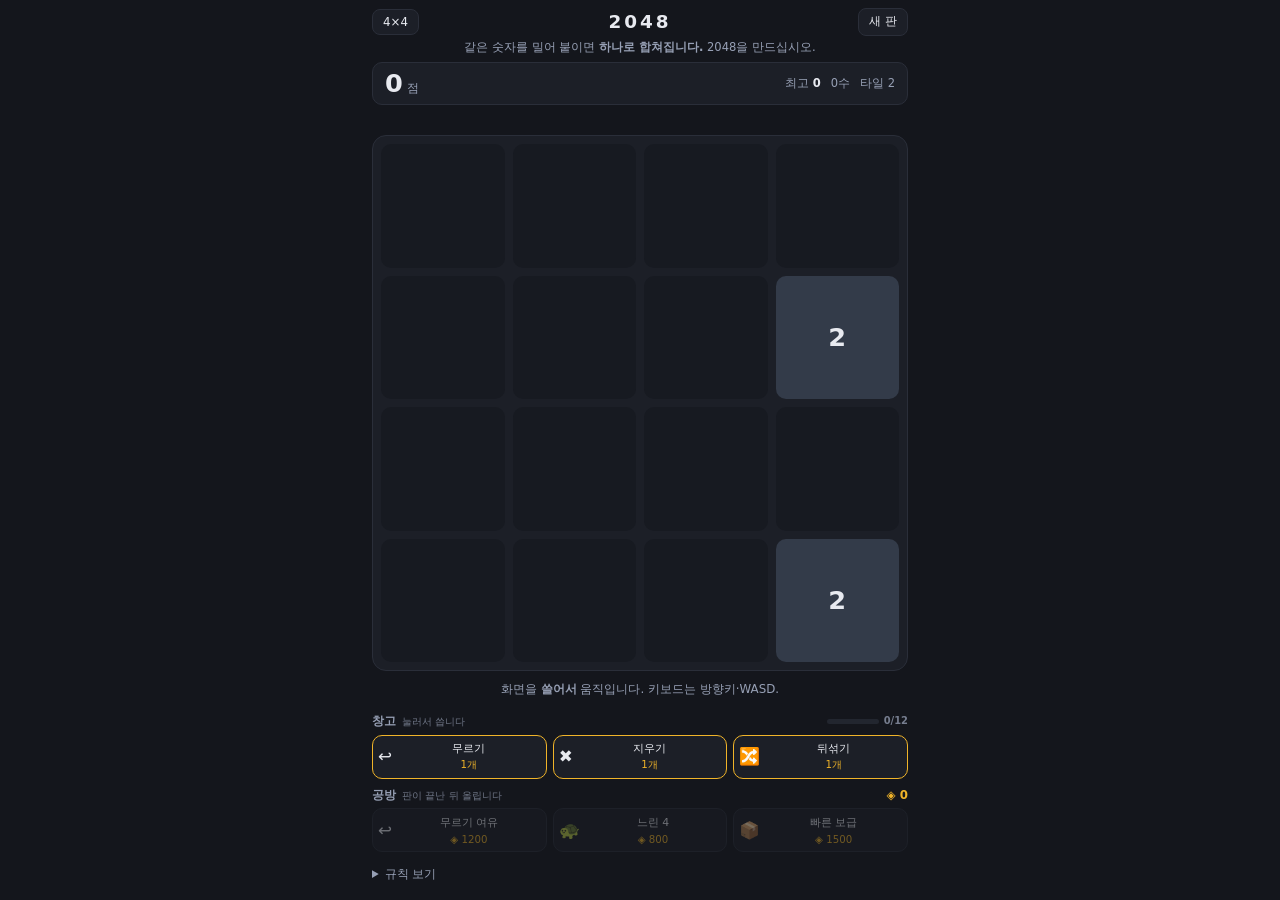
<file: slide-2048.html>
<!doctype html>
<html lang="ko">
<head>
<meta charset="utf-8">
<meta name="viewport" content="width=device-width, initial-scale=1, viewport-fit=cover">
<title>2048 — 밀어서 합치기</title>
<meta name="description" content="같은 숫자를 밀어 붙여 2048을 만드는 퍼즐. 아이템·영구 스킬·판 크기 선택까지. 설치 없이 브라우저에서 바로.">
<style>
/* 「2048」 화면 스타일 — 모바일 세로 우선, 외부 폰트·라이브러리 없음 */

:root {
  /* 다른 게임과 같은 토큰을 쓴다 — 목록에서 넘어올 때 화면이 튀지 않게 */
  --bg: #14161c;
  --panel: #1c1f27;
  --line: #2a2e39;
  --text: #e8eaf0;
  --dim: #97a0b5;
  --accent: #f0b429;
  --gap: 8px;
}

* { box-sizing: border-box; }

/* hidden 속성이 항상 이기게 한다.
   .over 처럼 display 를 지정한 요소는 브라우저 기본 [hidden]{display:none} 을 눌러 버린다. */
[hidden] { display: none !important; }

button {
  touch-action: manipulation;
  -webkit-tap-highlight-color: transparent;
  font-family: inherit;
}

body {
  margin: 0;
  padding: 8px 12px 12px;
  background: var(--bg);
  color: var(--text);
  font-family: "Malgun Gothic", "맑은 고딕", system-ui, -apple-system, sans-serif;
  line-height: 1.5;
  /* 한글은 기본값이면 낱글자 단위로 잘린다("사라집 / 니다") */
  word-break: keep-all;
  max-width: 560px;
  margin-inline: auto;
  min-height: 100dvh;
  display: flex;
  flex-direction: column;
  /* 연달아 쓸어 넘길 때 숫자가 선택돼 파랗게 물드는 것을 막는다 */
  -webkit-user-select: none;
  user-select: none;
}

/* 🔴 남는 높이를 전부 **위 한 곳**에 몰아 판·창고·공방을 아래로 내린다.
   ⚠️ 예전엔 justify-content:center 로 위아래에 반씩 나눴는데, 그건 **아이템·스킬을
   붙이기 전** 판단이었다("이 게임은 아래에 패널이 없다"). 패널을 붙여 전제가 깨졌는데
   레이아웃만 남아, 판이 화면 중간보다 위로 올라가 **엄지가 닿는 자리가 판이 아니라
   창고·공방**이 됐다(2026-07-31 Gim 실기기 지적).
   스와이프는 판 위에서만 받으므로(main.js) 판이 엄지 영역을 벗어나면 조작이 통째로 헛돈다.

   justify-content:flex-end 가 아니라 **첫 자식의 margin-top:auto** 를 쓴다 —
   ⚠️ 처음엔 "flex-end 는 짧은 화면에서 위쪽이 잘린다"고 적었는데 **틀렸다.**
   360×560 에서 141px 넘치게 해 놓고 재 보니 두 방식이 완전히 같았다(2026-08-01).
   margin-top:auto 를 쓰는 진짜 이유는 **남는 높이가 어디로 가는지 선택자 하나에 드러나는 것**이고,
   세 게임이 같은 방식을 쓰게 통일하기 위해서다. */
main { flex: 1; display: flex; flex-direction: column; }

/* 최상단 한 줄 — 좌우를 1fr로 같게 잡아야 제목이 정중앙에 온다 */
header.topbar {
  display: grid; grid-template-columns: 1fr auto 1fr;
  align-items: center; gap: 8px; margin-bottom: 3px;
}
header.topbar .topleft { justify-self: start; }
header.topbar .topright { justify-self: end; }
h1 { margin: 0; font-size: 1.15rem; letter-spacing: .16em; white-space: nowrap; }
.sub { margin: 0 0 6px; color: var(--dim); font-size: .72rem; text-align: center; }

.topbtn {
  background: var(--panel); color: var(--text);
  border: 1px solid var(--line); border-radius: 8px;
  padding: 5px 10px; font-size: .74rem; cursor: pointer;
}
.topbtn:hover { border-color: var(--accent); }

/* 현황 — 한 줄로 눌러 담는다 */
.statusbar {
  flex: 0 0 auto;
  /* main 의 첫 자식. 남는 높이를 전부 여기 위로 밀어 아래 전체를 엄지 영역으로 내린다 */
  margin-top: auto;
  display: flex; align-items: center; justify-content: space-between;
  gap: 10px; padding: 6px 12px;
  background: var(--panel); border: 1px solid var(--line); border-radius: 10px;
}
.score-box { display: flex; align-items: baseline; gap: 4px; }
.score-num { font-size: 1.6rem; font-weight: 700; line-height: 1.1; font-variant-numeric: tabular-nums; }
.score-unit { font-size: .74rem; color: var(--dim); }
.meta { display: flex; align-items: center; gap: 10px; font-size: .72rem; color: var(--dim); }
.meta b { color: var(--text); font-weight: 600; font-variant-numeric: tabular-nums; }

/* 알림 줄 — 높이를 고정해 두어 글이 떴다 사라질 때 아래가 밀리지 않는다 */
.notice { height: 22px; display: flex; align-items: center; justify-content: center; margin: 6px 0 2px; }
.toast {
  background: #2a2e39; color: #bde8c4;
  border: 1px solid #3a5a3f;
  padding: 3px 12px; border-radius: 999px;
  font-size: .74rem; opacity: 0; pointer-events: none;
  transform: translateY(4px);
  transition: opacity .18s, transform .18s;
}
.toast.show { opacity: 1; transform: translateY(0); }

/* ── 판 ───────────────────────────────── */
.stage-wrap { position: relative; }

.board {
  display: grid;
  gap: var(--gap);
  padding: var(--gap);
  aspect-ratio: 1;
  /* 🔴 행 높이를 내용이 아니라 판이 정하게 한다.
     이게 없으면 판 높이만 고정(aspect-ratio)되고 행은 내용에 맞춰 나뉘어,
     1000 이상이라 글자를 줄인 줄만 낮아져 칸이 직사각형이 된다
     (실측: 폭 77 고정인데 높이가 79 / 71로 갈렸다. 2026-07-31 Gim이 실기기에서 발견). */
  grid-auto-rows: 1fr;
  background: var(--panel);
  border: 1px solid var(--line);
  border-radius: 14px;
  /* 🔴 쓸어 넘기는 동작이 화면 스크롤·당겨서 새로고침으로 새지 않게 한다.
     이게 없으면 폰에서 위아래 스와이프가 게임에 들어오지 않는다. */
  touch-action: none;
}

.tile {
  display: grid; place-items: center;
  /* 글자가 칸 크기를 밀어내지 못하게 못 박는다 — 위 grid-auto-rows 와 한 쌍이다 */
  min-width: 0; min-height: 0; overflow: hidden;
  border-radius: 10px;
  font-size: 1.6rem; font-weight: 700;
  font-variant-numeric: tabular-nums;
  background: #191c24;
  color: var(--text);
}
.tile.empty { background: #171a21; }
/* 자릿수가 늘면 글자를 줄인다. 안 그러면 네 자리부터 칸 밖으로 나간다. */
.tile.wide { font-size: 1.25rem; }
.tile.long { font-size: .95rem; letter-spacing: -.02em; }

/* 값이 커질수록 밝고 따뜻해진다 — 진행이 눈에 보이게.
   숫자가 함께 찍히므로 색은 보조 축이다(색만으로 구분하지 않는다). */
.tile.t1  { background: #333b49; }
.tile.t2  { background: #3f4d66; }
.tile.t3  { background: #1d6b93; }
.tile.t4  { background: #1a8b86; }
.tile.t5  { background: #2c9b57; }
.tile.t6  { background: #7ba32b; color: #12141a; }
.tile.t7  { background: #c39b1e; color: #12141a; }
.tile.t8  { background: #e08a1e; color: #12141a; }
.tile.t9  { background: #e2621f; color: #12141a; }
.tile.t10 { background: #dd3f4a; color: #ffffff; }
.tile.t11 { background: #e0407f; color: #ffffff; box-shadow: 0 0 14px -2px #e0407f; }

/* 판 종료·달성 안내 — 판 영역을 덮는다 */
.over {
  position: absolute; inset: 0;
  display: flex; flex-direction: column; align-items: center; justify-content: center; gap: 10px;
  background: rgba(15, 17, 22, .93);
  border: 1px solid var(--line); border-radius: 14px;
  text-align: center; padding: 16px;
}
.over strong { font-size: 1.1rem; }
.over p { margin: 0; font-size: .86rem; line-height: 1.7; color: var(--dim); }
.over em { color: var(--accent); font-style: normal; font-weight: 700; }
.over-btns { display: flex; gap: 8px; flex-wrap: wrap; justify-content: center; }

.primary {
  background: var(--accent); color: #1a1408;
  border: 0; border-radius: 10px;
  padding: 11px 20px; font-size: .9rem; font-weight: 700; cursor: pointer;
}
.ghost {
  background: transparent; color: var(--text);
  border: 1px solid var(--line); border-radius: 10px;
  padding: 11px 18px; font-size: .9rem; cursor: pointer;
}
.ghost:hover { border-color: var(--accent); }
.primary:active, .ghost:active { transform: scale(.97); }

.howto-hint { margin: 10px 0 6px; font-size: .74rem; color: var(--dim); text-align: center; }

/* 판 크기 고르기 — 「한칸만더」의 갱도 고르기와 같은 방식 */
.pick { gap: 8px; }
.pick-warn { font-size: .72rem; }
.pick-warn em { color: var(--accent); font-style: normal; }
.size-list { display: flex; flex-direction: column; gap: 8px; width: 100%; max-width: 300px; }
.size-opt {
  display: grid; grid-template-columns: auto 1fr; gap: 2px 10px;
  align-items: center; text-align: left;
  padding: 8px 12px;
  background: var(--panel); color: var(--text);
  border: 1px solid var(--line); border-radius: 10px; cursor: pointer;
}
.size-opt:hover { border-color: var(--accent); }
.size-opt:active { transform: scale(.98); }
.size-opt.on { border-color: var(--accent); box-shadow: 0 0 0 1px var(--accent) inset; }
.size-n { grid-row: span 3; font-size: 1.05rem; font-weight: 700; color: var(--accent); font-variant-numeric: tabular-nums; }
.size-name { font-size: .78rem; }
.size-desc { font-size: .64rem; color: var(--dim); }
.size-best { font-size: .64rem; color: var(--accent); font-variant-numeric: tabular-nums; }

/* ── 창고·공방 ─────────────────────────── */
.panel { flex: 0 0 auto; margin-top: 8px; }
.panel h2 {
  display: flex; align-items: center; gap: 6px;
  font-size: .74rem; margin: 0 0 4px; color: var(--dim); font-weight: 600;
}
.panel h2 .hint { font-size: .64rem; opacity: .7; font-weight: 400; }
.panel h2 .parts { margin-left: auto; color: var(--accent); font-variant-numeric: tabular-nums; }

/* 게이지 — 몇 번 더 합성하면 아이템을 받는지 */
.gauge { display: inline-flex; align-items: center; gap: 5px; margin-left: auto; }
.gauge-bar { display: block; width: 52px; height: 5px; background: #22262f; border-radius: 999px; overflow: hidden; }
.gauge-bar > span { display: block; height: 100%; width: 0; background: var(--accent); border-radius: 999px; transition: width .2s; }
.gauge-num { font-size: .62rem; opacity: .75; font-variant-numeric: tabular-nums; }

.shops { display: grid; grid-template-columns: repeat(3, 1fr); gap: 6px; }
/* 🔴 아이콘을 **왼쪽에 세로로 걸쳐** 두 줄로 만든다(예전엔 아이콘·이름·개수가 세로 3줄).
   3줄이면 버튼 하나가 64px이라 창고+공방이 172px을 먹고, 그만큼 판이 위로 밀려
   엄지가 닿는 자리가 판이 아니라 패널이 됐다(2026-07-31 Gim 실기기 지적).
   ⚠️ 높이를 줄이되 **탭 대상이 44px 아래로 내려가지 않게** 한다 — 그 아래는 눌리지 않는다. */
.shop {
  display: grid;
  grid-template-columns: auto 1fr;
  grid-template-rows: auto auto;
  gap: 0 5px;
  align-items: center; justify-items: center;
  padding: 5px 5px;
  min-height: 44px;
  background: var(--panel); color: var(--text);
  border: 1px solid var(--line); border-radius: 10px; cursor: pointer;
}
.shop-icon { grid-row: 1 / 3; font-size: 1.05rem; line-height: 1.1; }
.shop-name { font-size: .68rem; }
.shop-sub { font-size: .64rem; color: var(--dim); font-variant-numeric: tabular-nums; }
/* 쓸 수 있는 것은 테두리로 알린다 — 개수 글자만으로는 눈에 안 들어온다 */
.shop.has { border-color: var(--accent); }
.shop.has .shop-sub { color: var(--accent); }
.shop.buying .shop-sub { color: var(--accent); }
.shop.maxed .shop-sub { color: var(--dim); }
.shop:disabled { opacity: .42; cursor: default; }
.shop:active:not(:disabled) { transform: scale(.96); }

/* 규칙 */
.howto { margin-top: 10px; font-size: .74rem; color: var(--dim); }
.howto summary { cursor: pointer; padding: 4px 0; }
.howto ul { margin: 6px 0; padding-left: 18px; }
.howto li { margin-bottom: 4px; }
.credit { margin: 8px 0 0; font-size: .68rem; opacity: .75; }

</style>
</head>
<body>
<header class="topbar">
  <div class="topleft">
    <!-- 판 크기 선택은 「한칸만더」의 갱도 버튼과 같은 자리·같은 방식이다(Gim 지시) -->
    <button type="button" id="size-btn" class="topbtn">4×4</button>
  </div>
  <h1>2048</h1>
  <div class="topright">
    <button type="button" id="restart" class="topbtn">새 판</button>
  </div>
</header>
<p class="sub">같은 숫자를 밀어 붙이면 <strong>하나로 합쳐집니다.</strong> 2048을 만드십시오.</p>

<main>
  <section class="statusbar" aria-label="현황">
    <div class="score-box">
      <span class="score-num" id="score">0</span>
      <span class="score-unit">점</span>
    </div>
    <div class="meta">
      <span>최고 <b id="best">0</b></span>
      <span id="moves">0수</span>
      <span id="top"></span>
    </div>
  </section>

  <div class="notice"><span id="toast" class="toast" role="status" aria-live="polite"></span></div>

  <section class="stage-wrap">
    <!-- 스와이프가 화면 스크롤로 새지 않게 touch-action 을 CSS에서 none 으로 둔다 -->
    <div id="board" class="board" aria-label="2048 판"></div>

    <div id="over" class="over" hidden>
      <strong id="over-title"></strong>
      <p id="over-text"></p>
      <div class="over-btns">
        <button type="button" id="keep" class="ghost" hidden>계속하기</button>
        <button type="button" id="again" class="primary">새 판</button>
      </div>
    </div>

    <div id="size-pick" class="over pick" hidden>
      <strong>판 크기를 고르십시오</strong>
      <p class="pick-warn">바꾸면 <em>지금 판은 끝나고</em> 새 판이 시작됩니다. 최고 점수는 크기마다 따로 남습니다.</p>
      <div id="size-list" class="size-list"></div>
      <button type="button" id="size-close" class="ghost">닫기</button>
    </div>
  </section>

  <p class="howto-hint">화면을 <strong>쓸어서</strong> 움직입니다. 키보드는 방향키·WASD.</p>

  <section class="panel">
    <h2>
      창고 <span class="hint" id="items-hint">눌러서 씁니다</span>
      <span class="gauge" aria-label="아이템 게이지">
        <span class="gauge-bar"><span id="gauge-fill"></span></span>
        <span class="gauge-num" id="gauge-num">0/12</span>
      </span>
    </h2>
    <div id="items" class="shops"></div>
  </section>

  <section class="panel">
    <h2>공방 <span class="hint" id="skills-hint">판이 끝난 뒤 올립니다</span> <span class="parts" id="parts">◈ 0</span></h2>
    <div id="skills" class="shops"></div>
  </section>

  <details class="howto">
    <summary>규칙 보기</summary>
    <ul>
      <li>상하좌우로 밀면 모든 타일이 그 방향 끝까지 이동합니다.</li>
      <li>맞닿은 <strong>같은 숫자</strong>는 하나로 합쳐지고 두 배가 됩니다. 합쳐진 값이 곧 점수입니다.</li>
      <li><strong>한 수에 같은 타일이 두 번 합쳐지지는 않습니다.</strong> 2·2·4를 왼쪽으로 밀면 8이 아니라 4·4가 됩니다.</li>
      <li>한 번 움직일 때마다 빈 칸에 <strong>2</strong>가 하나 생깁니다(가끔 4).</li>
      <li>아무 방향으로도 움직일 수 없으면 그 판은 끝입니다.</li>
      <li><strong>2048</strong>을 만들면 달성입니다. 원한다면 계속해서 더 큰 타일을 노릴 수 있습니다.</li>
      <li><strong>창고</strong>의 아이템은 <strong>판이 진행 중일 때만</strong> 씁니다. 판을 시작할 때 각 1개는 늘 보장되고, 일정 횟수 합성할 때마다 하나를 더 받습니다.</li>
      <li>판이 끝나면 점수의 <strong>10%가 조각</strong>이 됩니다. 조각으로 아이템을 더 사거나 <strong>공방</strong>에서 영구 스킬을 올립니다.</li>
      <li>판 크기는 왼쪽 위 버튼에서 <strong>3×3 · 4×4 · 5×5</strong> 중 고릅니다. 최고 점수는 크기마다 따로 남습니다.</li>
      <li>진행 중인 판·기록·조각·재고·스킬은 이 브라우저에 저장됩니다.</li>
    </ul>
    <p class="credit">밀고 합치는 규칙은 Gabriele Cirulli의 2048(2014, MIT)과 같습니다. 아이템·스킬·판 크기 선택은 이 저장소에서 더한 것이고, 코드는 새로 작성했습니다.</p>
  </details>
</main>
<script type="module">
// 「2048」 조율값 — 값의 출처를 한 곳에만 둔다. 규칙 함수는 이 표를 인자로 받는다

// 밀기·합치기 규칙과 확률은 원작(Gabriele Cirulli, 2014)과 같은 값이다.
// 🔴 다만 아이템·스킬·판 크기 선택은 Gim 지시로 **원작에 없는 것을 더한 것**이다(2026-07-31).
// 규칙 자체(합치는 방식·점수)는 그대로 두었다.
const TUNE = {
  SIZE: 4, // 판 한 변의 칸 수 — 판 크기 선택으로 바뀐다
  START_TILES: 2, // 판을 시작할 때 놓는 타일 수
  SPAWN_4_RATE: 0.1, // 새 타일이 4로 나올 확률 (나머지는 2) — 「느린 4」 스킬이 낮춘다
  WIN: 2048, // 이 값을 만들면 달성. 원작처럼 계속할 수 있다
  GAUGE_NEED: 12, // 이만큼 합성하면 아이템 하나를 받는다 — 「빠른 보급」 스킬이 줄인다
  FREE_UNDO: 1, // 판을 시작할 때 보장되는 「무르기」 개수 — 「무르기 여유」 스킬이 늘린다
  PARTS_RATE: 0.1, // 판이 끝나면 점수의 이만큼이 조각이 된다
};

// 타일이 움직이는 방향. 순서 자체에 의미는 없다(막힘 검사에서만 쓴다).
const DIRS = ["left", "right", "up", "down"];

// 고를 수 있는 판 크기. 설명의 수치는 100만 판 스트레스에서 나온 실측이다(감으로 적지 않았다).
const SIZES = [
  { size: 3, name: "좁은 판", desc: "한 판이 아주 짧습니다 · 2048은 사실상 불가" },
  { size: 4, name: "기본 판", desc: "원작과 같은 크기" },
  { size: 5, name: "넓은 판", desc: "판이 길고 2048까지 갈 여유가 큽니다" },
];

const DEFAULT_SIZE = 4;

function isValidSize(n) {
  return SIZES.some((s) => s.size === n);
}

// 저장본이 깨졌거나 아직 고르지 않았어도 게임은 돌아야 하므로 기본값으로 떨어진다
function sizeOf(record) {
  return record && isValidSize(record.size) ? record.size : DEFAULT_SIZE;
}

// 「2048」 격자 규칙 — 밀기·합치기·새 타일. 화면을 전혀 모른다

// 격자는 길이 size*size 의 평평한 배열이고 0은 빈 칸이다.
// 2차원 배열 대신 평평하게 둔 이유는 100만 판 하네스에서 복사 비용을 줄이기 위해서다.
function newGrid(size = TUNE.SIZE) {
  return new Array(size * size).fill(0);
}

// 방향마다 "벽에 가까운 쪽부터"의 인덱스 줄을 만든다.
// 왼쪽으로 밀면 각 행을 0번 칸부터 훑어야 타일이 왼쪽으로 몰린다.
// 100만 판에서 매번 만들면 낭비라 크기·방향별로 한 번만 만들어 둔다.
const 줄캐시 = new Map();
function lineIndexes(size, dir) {
  const key = `${size}:${dir}`;
  const 있음 = 줄캐시.get(key);
  if (있음) return 있음;

  const 줄들 = [];
  for (let a = 0; a < size; a++) {
    const 줄 = [];
    for (let b = 0; b < size; b++) {
      // 가로로 미는 방향은 행을, 세로로 미는 방향은 열을 훑는다
      줄.push(dir === "left" || dir === "right" ? a * size + b : b * size + a);
    }
    // 오른쪽·아래로 밀면 벽이 반대편이므로 훑는 순서를 뒤집는다
    if (dir === "right" || dir === "down") 줄.reverse();
    줄들.push(줄);
  }
  줄캐시.set(key, 줄들);
  return 줄들;
}

// 한 줄을 벽 쪽으로 몰고 같은 값끼리 합친다. 배열을 새로 만들지 않고 제자리에서 고친다
// (100만 판에서 줄마다 배열 세 개를 만들면 그것만으로 몇 배 느려진다).
//
// 🔴 한 수에 같은 타일이 두 번 합쳐지지 않는다 — 합쳐서 만들어진 값은 그 수에서 다시 안 합친다.
//    [2,2,4] → [4,4] (앞의 4가 뒤의 4와 또 합쳐져 [8]이 되면 안 된다)
//    [4,4,8] → [8,8] · [2,2,2,2] → [4,4] · [2,2,2] → [4,2]
function 줄밀기(grid, 줄) {
  let 쓸자리 = 0; // 다음 타일을 놓을 자리(줄 안에서의 순번)
  let 합친자리 = -1; // 이번 수에 합쳐서 만들어진 자리 — 여기에는 다시 합치지 않는다
  let gained = 0;
  let moved = false;

  for (let 읽을자리 = 0; 읽을자리 < 줄.length; 읽을자리++) {
    const 원래 = 줄[읽을자리];
    const v = grid[원래];
    if (v === 0) continue;
    grid[원래] = 0; // 일단 들어낸다. 아래에서 제자리에 도로 놓을 수도 있다

    const 앞자리 = 쓸자리 - 1;
    if (앞자리 >= 0 && 합친자리 !== 앞자리 && grid[줄[앞자리]] === v) {
      grid[줄[앞자리]] = v * 2;
      gained += v * 2;
      합친자리 = 앞자리;
      moved = true;
    } else {
      const 놓을곳 = 줄[쓸자리];
      grid[놓을곳] = v;
      if (놓을곳 !== 원래) moved = true;
      쓸자리++;
    }
  }
  return { gained, moved };
}

// 격자를 한 방향으로 민다. 격자를 그 자리에서 고친다.
// 반환 { moved, gained } — moved가 false면 아무것도 바뀌지 않았다는 뜻이고,
// 그때는 새 타일을 놓지 않는다(원작과 같다. 어기면 막힌 판에서 타일이 계속 늘어난다).
function slideGrid(grid, dir, tune = TUNE) {
  let moved = false;
  let gained = 0;
  for (const 줄 of lineIndexes(tune.SIZE, dir)) {
    const r = 줄밀기(grid, 줄);
    gained += r.gained;
    if (r.moved) moved = true;
  }
  return { moved, gained };
}

// 실제로 밀어 보지 않고 "이 방향으로 뭔가 바뀌는가"만 본다.
// 격자를 복사하지 않으므로 봇 정책이 매 수마다 불러도 싸다.
function canSlide(grid, dir, tune = TUNE) {
  for (const 줄 of lineIndexes(tune.SIZE, dir)) {
    for (let k = 1; k < 줄.length; k++) {
      const v = grid[줄[k]];
      if (v === 0) continue;
      const 앞 = grid[줄[k - 1]];
      if (앞 === 0 || 앞 === v) return true; // 빈칸이면 밀리고, 같은 값이면 합쳐진다
    }
  }
  return false;
}

function emptyCells(grid) {
  const 빈칸 = [];
  for (let i = 0; i < grid.length; i++) if (grid[i] === 0) 빈칸.push(i);
  return 빈칸;
}

// 빈 칸 하나에 새 타일을 놓는다. 값은 2가 기본이고 가끔 4다.
// rand를 인자로 받아 두는 이유는 하네스가 씨앗 난수를 끼워 넣어 깨진 판을 재현하기 위해서다.
function spawnTile(grid, rand = Math.random, tune = TUNE) {
  const 빈칸 = emptyCells(grid);
  if (빈칸.length === 0) return null;
  const at = 빈칸[Math.floor(rand() * 빈칸.length)];
  const value = rand() < tune.SPAWN_4_RATE ? 4 : 2;
  grid[at] = value;
  return { at, value };
}

// 움직일 수 있는가 = 빈 칸이 있거나 이웃한 같은 값이 있는가.
// 네 방향을 밀어 보는 것보다 싸고 결과가 같다 — 둘이 같은지는 하네스가 매 수 검사한다.
function canMove(grid, tune = TUNE) {
  const size = tune.SIZE;
  for (let i = 0; i < grid.length; i++) if (grid[i] === 0) return true;
  for (let r = 0; r < size; r++) {
    for (let c = 0; c < size; c++) {
      const v = grid[r * size + c];
      if (c + 1 < size && grid[r * size + c + 1] === v) return true;
      if (r + 1 < size && grid[(r + 1) * size + c] === v) return true;
    }
  }
  return false;
}

// 지금 밀 수 있는 방향들. 봇 정책과 화면이 함께 쓴다.
function movableDirs(grid, tune = TUNE) {
  const 가능 = [];
  for (const dir of DIRS) if (canSlide(grid, dir, tune)) 가능.push(dir);
  return 가능;
}

function maxTile(grid) {
  let m = 0;
  for (const v of grid) if (v > m) m = v;
  return m;
}

// 격자에 놓인 값의 합. 합치기는 합을 바꾸지 않으므로(2+2=4)
// 이 값은 "새로 놓인 타일의 합"과 정확히 같아야 한다 — 하네스의 핵심 불변식이다.
function gridSum(grid) {
  let s = 0;
  for (const v of grid) s += v;
  return s;
}

// 새 판 — 빈 격자에 시작 타일을 놓는다.
function startGrid(rand = Math.random, tune = TUNE) {
  const grid = newGrid(tune.SIZE);
  for (let i = 0; i < tune.START_TILES; i++) spawnTile(grid, rand, tune);
  return grid;
}

// 「2048」 소모성 아이템 — 판 중에 눌러 쓴다. 얻는 길이 셋이다(판 시작 무료 · 게이지 · 조각 구매)


// 값은 판당 조각 수입(점수의 10% — 기본 판에서 대략 100~250)을 기준으로 잡았다.
// 한 판 수입으로 한두 개를 사는 정도이고, 스킬(수백~수천)과는 자리가 다르다.
// ⚠️ 스킬과 달리 아이템 효과는 시뮬레이션으로 재지 않았다 — 봇 정책이 쓰는 빈도가 사람과 다르다.
const ITEMS = [
  { id: "undo", name: "무르기", icon: "↩", cost: 250, 설명: "직전 한 수를 되돌립니다" },
  { id: "erase", name: "지우기", icon: "✖", cost: 400, 설명: "가장 작은 타일 하나를 없앱니다" },
  { id: "shuffle", name: "뒤섞기", icon: "🔀", cost: 300, 설명: "타일을 무작위로 다시 놓습니다" },
];

function itemById(id) {
  return ITEMS.find((i) => i.id === id) || null;
}

// 판을 시작할 때 각 아이템이 최소 개수만큼 되도록 보충한다.
// 사 둔 재고는 그 위에 그대로 남는다(구매가 무의미해지지 않게).
function 판시작보충(stock, tune = TUNE) {
  for (const it of ITEMS) {
    const 최소 = it.id === "undo" ? tune.FREE_UNDO : 1;
    if (!(stock[it.id] >= 최소)) stock[it.id] = 최소;
  }
  return stock;
}

// 합성 한 번을 게이지에 적립한다. 다 차면 무작위 아이템 id를 돌려주고 게이지를 비운다.
function 게이지적립(game, rand = Math.random, tune = TUNE) {
  game.charge = (game.charge || 0) + 1;
  if (game.charge < tune.GAUGE_NEED) return null;
  game.charge = 0;
  return ITEMS[Math.floor(rand() * ITEMS.length)].id;
}

// 아이템을 쓴다. 규칙만 건드리고 화면은 모른다.
// 🔴 판이 끝난 뒤에는 쓸 수 없다 — 끝난 판은 이미 기록에 반영됐으므로 되살리면 판수가 두 번 세어진다.
// 반환 { ok, why }
function useItem(id, game, rand = Math.random, tune = TUNE) {
  const it = itemById(id);
  if (!it) return { ok: false, why: "없는 아이템입니다" };
  if (game.over) return { ok: false, why: "끝난 판에는 쓸 수 없습니다" };
  if (!(game.stock[id] > 0)) return { ok: false, why: "남은 개수가 없습니다" };

  let r;
  if (id === "undo") r = 무르기(game);
  else if (id === "erase") r = 지우기(game);
  else r = 뒤섞기(game, rand);

  if (r.ok) {
    game.stock[id] -= 1;
    // 🔴 아이템이 판을 막아 버릴 수 있다 — 꽉 찬 판을 「뒤섞기」로 흩으면
    // 맞닿은 같은 값이 하나도 없는 배치가 나올 수 있다. 여기서 다시 보지 않으면
    // 죽은 판이 살아 있는 척하고 그 뒤로는 어느 방향도 먹지 않는다.
    if (!canMove(game.grid, tune)) game.over = true;
  }
  return r;
}

// 직전 한 수를 통째로 되돌린다. 스냅샷을 하나만 두므로 연달아 두 번은 못 무른다.
function 무르기(game) {
  const p = game.prev;
  if (!p) return { ok: false, why: "되돌릴 수가 없습니다" };
  game.grid = p.grid.slice();
  game.score = p.score;
  game.moves = p.moves;
  game.merges = p.merges;
  game.spawnSum = p.spawnSum;
  game.removedSum = p.removedSum;
  game.charge = p.charge;
  game.prev = null; // 한 번 되돌리면 그 앞은 없다
  return { ok: true, why: null };
}

// 가장 작은 타일 하나를 없앤다. 쌓인 2를 치우는 용도다.
// 🔴 이것만 격자의 합을 줄인다. 없앤 값을 따로 세어 두어야 합 항등식이 유지된다.
function 지우기(game) {
  let at = -1;
  let 최소 = Infinity;
  for (let i = 0; i < game.grid.length; i++) {
    const v = game.grid[i];
    if (v !== 0 && v < 최소) { 최소 = v; at = i; }
  }
  if (at < 0) return { ok: false, why: "지울 타일이 없습니다" };
  const 남은타일 = game.grid.filter((v) => v !== 0).length;
  if (남은타일 <= 1) return { ok: false, why: "타일이 하나뿐입니다" };
  game.grid[at] = 0;
  game.removedSum += 최소;
  return { ok: true, why: null };
}

// 값은 그대로 두고 자리만 섞는다. 합이 변하지 않으므로 항등식에 영향이 없다.
function 뒤섞기(game, rand) {
  const 값들 = game.grid.filter((v) => v !== 0);
  if (값들.length < 2) return { ok: false, why: "섞을 타일이 없습니다" };
  // 꽉 찬 판을 섞어도 칸 수는 그대로지만 이웃이 달라져 길이 열릴 수 있으므로 막지 않는다.
  // 피셔–예이츠. 자리 목록을 섞어 값들을 앞에서부터 채운다.
  const 자리 = game.grid.map((_, i) => i);
  for (let i = 자리.length - 1; i > 0; i--) {
    const j = Math.floor(rand() * (i + 1));
    [자리[i], 자리[j]] = [자리[j], 자리[i]];
  }
  game.grid.fill(0);
  for (let k = 0; k < 값들.length; k++) game.grid[자리[k]] = 값들[k];
  return { ok: true, why: null };
}

// 조각으로 재고를 한 개 산다.
function buyItem(record, id) {
  const it = itemById(id);
  if (!it) return { ok: false, why: "없는 아이템입니다" };
  if (record.parts < it.cost) return { ok: false, why: `조각 ${it.cost - record.parts}개가 더 필요합니다` };
  record.parts -= it.cost;
  record.stock[id] = (record.stock[id] || 0) + 1;
  return { ok: true, cost: it.cost };
}

// 「2048」 영구 스킬 — 조각으로 레벨을 올리면 판의 규칙값(조율표)이 바뀐다

// 🔴 조율표를 바꾸는 스킬만 둔다. "점수 두 배" 같은 것은 기록을 서로 비교할 수 없게 만든다.
// 값은 판당 조각 수입(기본 판에서 대략 100~250)을 기준으로, 만렙까지 수십 판이 걸리게 잡았다.
// max는 레벨 상한이고 cost[lv]는 lv에서 lv+1로 올리는 값이다.
const SKILLS = [
  {
    id: "undoStock",
    name: "무르기 여유",
    icon: "↩",
    max: 2,
    cost: [1200, 4000],
    설명: (lv) => `판 시작 무르기 ${TUNE.FREE_UNDO + lv}개`,
  },
  {
    id: "slow4",
    name: "느린 4",
    icon: "🐢",
    max: 3,
    cost: [800, 2000, 5000],
    // 4가 섞이면 짝을 맞추기 어려워진다. 확률을 낮추는 것이 곧 판을 길게 만드는 것이다.
    설명: (lv) => `4가 나올 확률 ${Math.round((TUNE.SPAWN_4_RATE - 0.02 * lv) * 100)}%`,
  },
  {
    id: "supply",
    name: "빠른 보급",
    icon: "📦",
    max: 2,
    cost: [1500, 5000],
    설명: (lv) => `합성 ${TUNE.GAUGE_NEED - 2 * lv}번마다 아이템`,
  },
];

function skillById(id) {
  return SKILLS.find((s) => s.id === id) || null;
}

// ⚠️ 이름은 게임 전체에서 고유해야 한다 — 빌드가 모든 모듈을 한 스코프로 합친다.
function skillLevel(levels, id) {
  const v = levels && levels[id];
  const s = skillById(id);
  if (!s || typeof v !== "number" || !Number.isFinite(v) || v < 0) return 0;
  return Math.min(s.max, Math.floor(v));
}

// 다음 레벨 값. 이미 상한이면 null(더 올릴 수 없다는 뜻).
function skillNextCost(levels, id) {
  const s = skillById(id);
  if (!s) return null;
  const lv = skillLevel(levels, id);
  if (lv >= s.max) return null;
  return s.cost[lv];
}

// 스킬 레벨을 판의 조율표로 바꾼다. 규칙 모듈은 이 표만 보고 돌아간다.
// 🔴 판을 시작할 때 한 번만 부른다 — 판 도중에 규칙값이 바뀌면 판이 뒤틀린다.
function tuneFor(levels, base = TUNE, size = base.SIZE) {
  return {
    ...base,
    SIZE: size,
    SPAWN_4_RATE: Math.max(0, base.SPAWN_4_RATE - 0.02 * skillLevel(levels, "slow4")),
    GAUGE_NEED: Math.max(1, base.GAUGE_NEED - 2 * skillLevel(levels, "supply")),
    FREE_UNDO: base.FREE_UNDO + skillLevel(levels, "undoStock"),
  };
}

function buySkill(record, id) {
  const s = skillById(id);
  if (!s) return { ok: false, why: "없는 스킬입니다" };
  const cost = skillNextCost(record.skills, id);
  if (cost === null) return { ok: false, why: "이미 최고 단계입니다" };
  if (record.parts < cost) return { ok: false, why: `조각 ${cost - record.parts}개가 더 필요합니다` };
  record.parts -= cost;
  record.skills[id] = skillLevel(record.skills, id) + 1;
  return { ok: true, cost, level: record.skills[id] };
}

// 「2048」 판 상태와 저장 — 원작처럼 진행 중인 판까지 저장해 이어서 할 수 있다




const KEY = "slide-2048.v1";

// 진행 중인 판.
// stock 은 기록의 것을 그대로 가리킨다 — 아이템을 쓰면 그 자리에서 재고가 줄어야 한다.
function newGame(rand = Math.random, tune = TUNE, stock = {}) {
  판시작보충(stock, tune);
  return {
    grid: startGrid(rand, tune),
    stock,
    score: 0,
    moves: 0,
    merges: 0,
    charge: 0, // 아이템 게이지 (합성 횟수 적립)
    spawnSum: 0, // 지금까지 새로 놓인 타일 값의 합
    removedSum: 0, // 「지우기」로 없앤 값의 합
    prev: null, // 「무르기」용 직전 스냅샷 (하나만 둔다)
    over: false,
    won: false,
    keepGoing: false,
  };
}

// 판을 넘어 남는 것. 최고 점수는 **판 크기별로** 따로 둔다 — 크기가 다르면 비교가 안 된다.
function newRecord() {
  return {
    bests: { 3: 0, 4: 0, 5: 0 },
    plays: 0, wins: 0, bestTile: 0,
    parts: 0, stock: {}, skills: {},
    size: DEFAULT_SIZE,
  };
}

const 정수 = (v, 기본) =>
  typeof v === "number" && Number.isFinite(v) && v >= 0 ? Math.floor(v) : 기본;

// 2의 거듭제곱인가 (0은 빈 칸이라 허용).
function 타일값인가(v) {
  if (v === 0) return true;
  if (typeof v !== "number" || !Number.isFinite(v) || v < 2) return false;
  return Number.isInteger(Math.log2(v));
}

function 격자인가(g, size) {
  return Array.isArray(g) && g.length === size * size && g.every(타일값인가);
}

// id → 숫자 표만 남긴다. 정의에 없는 id와 이상한 값은 버린다.
function 숫자표(값, 허용id, 상한) {
  const out = {};
  if (값 && typeof 값 === "object" && !Array.isArray(값)) {
    for (const [k, v] of Object.entries(값)) {
      if (!허용id.includes(k)) continue;
      if (typeof v !== "number" || !Number.isFinite(v) || v < 0) continue;
      const n = Math.floor(v);
      out[k] = 상한 ? Math.min(n, 상한(k)) : n;
    }
  }
  return out;
}

// 손댄 저장본을 그대로 믿지 않는다. 판이 이상하면 판만 버리고 기록은 살린다.
function parseSave(raw, base = TUNE) {
  const 기본 = { record: newRecord(), game: null };
  try {
    if (!raw) return 기본;
    const s = JSON.parse(raw);
    if (!s || typeof s !== "object" || Array.isArray(s)) return 기본;

    const r = newRecord();
    const bests = { ...r.bests };
    if (s.bests && typeof s.bests === "object" && !Array.isArray(s.bests)) {
      for (const sz of SIZES.map((x) => x.size)) bests[sz] = 정수(s.bests[sz], 0);
    }

    const record = {
      bests,
      plays: 정수(s.plays, r.plays),
      wins: 정수(s.wins, r.wins),
      bestTile: 정수(s.bestTile, r.bestTile),
      parts: 정수(s.parts, r.parts),
      stock: 숫자표(s.stock, ITEMS.map((i) => i.id)),
      // 스킬은 상한이 있다. 저장본이 999라고 적혀 있어도 규칙이 무너지면 안 된다.
      skills: 숫자표(s.skills, SKILLS.map((k) => k.id), (id) => SKILLS.find((k) => k.id === id).max),
      size: isValidSize(s.size) ? s.size : DEFAULT_SIZE,
    };

    let game = null;
    if (s.game && typeof s.game === "object" && 격자인가(s.game.grid, record.size)) {
      game = {
        grid: s.game.grid.slice(),
        stock: record.stock, // 같은 객체를 가리켜야 아이템을 쓰면 재고가 준다
        score: 정수(s.game.score, 0),
        moves: 정수(s.game.moves, 0),
        merges: 정수(s.game.merges, 0),
        charge: 정수(s.game.charge, 0),
        spawnSum: 정수(s.game.spawnSum, 0),
        removedSum: 정수(s.game.removedSum, 0),
        prev: null, // 되돌리기 스냅샷은 저장하지 않는다(껐다 켜서 무르는 것은 막는다)
        over: s.game.over === true,
        won: s.game.won === true,
        keepGoing: s.game.keepGoing === true,
      };
    }
    return { record, game };
  } catch {
    return 기본;
  }
}

function loadSave(base = TUNE) {
  try {
    return parseSave(localStorage.getItem(KEY), base);
  } catch {
    return { record: newRecord(), game: null }; // 읽기 자체가 막힌 경우(사생활 보호 모드 등)
  }
}

function saveAll(record, game) {
  try {
    localStorage.setItem(KEY, JSON.stringify({ ...record, game: game ? { ...game, prev: null } : null }));
  } catch {
    // 저장이 막혀도 게임은 계속 돌아야 한다
  }
}

// 판이 끝났을 때 기록을 갱신한다. 얻은 조각 수를 돌려준다.
function commit(record, game, size, tune = TUNE) {
  record.plays += 1;
  if (game.score > (record.bests[size] || 0)) record.bests[size] = game.score;
  if (game.won) record.wins += 1;
  const 최고 = maxTile(game.grid);
  if (최고 > record.bestTile) record.bestTile = 최고;
  const 조각 = Math.floor(game.score * tune.PARTS_RATE);
  record.parts += 조각;
  return 조각;
}

function bestOf(record, size) {
  return (record.bests && record.bests[size]) || 0;
}

// 스킬 레벨 표를 그대로 넘겨받기 쉽게 감싼다(화면이 skills.js를 몰라도 되게)
function skillLevels(record) {
  const out = {};
  for (const s of SKILLS) out[s.id] = skillLevel(record.skills, s.id);
  return out;
}

const STORAGE_KEY = KEY;

// 「2048」 한 수 진행 — 밀고·점수 올리고·새 타일 놓고·끝났는지 본다



// 「무르기」가 쓸 직전 상태. 격자만 복사하면 되고 나머지는 값이라 얕게 담아도 된다.
function 스냅샷(game) {
  return {
    grid: game.grid.slice(),
    score: game.score,
    moves: game.moves,
    merges: game.merges,
    charge: game.charge,
    spawnSum: game.spawnSum,
    removedSum: game.removedSum,
  };
}

// 🔴 화면(main.js)과 스트레스 하네스가 **둘 다 이 함수만** 부른다.
// 각자 따로 진행 로직을 두면 하네스가 검사하는 것과 사람이 하는 것이 달라진다.
//
// 반환 { ok, gained, spawned, 받은아이템, justWon, over }
//   ok=false 는 "그 방향으로는 아무것도 바뀌지 않는다"는 뜻이다. 헛수는 수로 세지 않고
//   새 타일도 놓지 않는다 — 원작과 같다(어기면 막힌 판에서 타일이 계속 늘어난다).
function 한수두기(game, dir, rand = Math.random, tune = TUNE) {
  const 없음 = { ok: false, gained: 0, spawned: null, 받은아이템: null, justWon: false };
  if (game.over) return { ...없음, over: true };

  const before = maxTile(game.grid);
  const 직전 = 스냅샷(game); // 밀기 전에 떠 둔다. 밀기는 격자를 그 자리에서 고친다
  const { moved, gained } = slideGrid(game.grid, dir, tune);
  if (!moved) return { ...없음, over: false };

  game.prev = 직전;
  game.moves += 1;
  game.score += gained;

  let 받은아이템 = null;
  if (gained > 0) {
    game.merges += 1;
    받은아이템 = 게이지적립(game, rand, tune);
    if (받은아이템) game.stock[받은아이템] = (game.stock[받은아이템] || 0) + 1;
  }

  const spawned = spawnTile(game.grid, rand, tune);
  if (spawned) game.spawnSum += spawned.value;

  // 목표를 처음 만든 순간. 원작처럼 계속할 수 있으므로 판을 끝내지는 않는다.
  let justWon = false;
  if (!game.won && before < tune.WIN && maxTile(game.grid) >= tune.WIN) {
    game.won = true;
    justWon = true;
  }

  if (!canMove(game.grid, tune)) game.over = true;
  return { ok: true, gained, spawned, 받은아이템, justWon, over: game.over };
}

// 「2048」 화면 그리기 — 규칙을 판단하지 않고 받은 상태를 그대로 그린다





// 칸은 한 번만 만들고 이후에는 내용만 갈아 끼운다.
// 매번 새로 만들면 스와이프 도중에 요소가 교체돼 입력이 씹힌다(「째깍벨트」에서 배운 것).
function 칸만들기(wrap, size) {
  const 개수 = size * size;
  if (wrap.childElementCount === 개수) return;
  wrap.innerHTML = "";
  for (let i = 0; i < 개수; i++) {
    const cell = document.createElement("div");
    cell.className = "tile empty";
    wrap.appendChild(cell);
  }
}

// 값 → 단계. 색은 단계로 정하고, 준비한 단계를 넘으면 마지막 단계를 계속 쓴다.
// 🔴 색만으로 구분하지 않는다 — 이 게임은 칸마다 숫자가 찍히므로 두 번째 축이 이미 있다.
const 최대단계 = 11; // 2^11 = 2048
function 단계(v) {
  if (!v) return 0;
  return Math.min(최대단계, Math.round(Math.log2(v)));
}

function renderGrid(wrap, grid, tune = TUNE) {
  const size = tune.SIZE;
  칸만들기(wrap, size);
  // 🔴 행도 열과 같이 못 박는다. 행을 내용에 맡기면 자릿수가 큰 줄만 낮아져
  // 칸이 직사각형이 된다(2026-07-31 Gim이 실기기에서 발견. 실측 77×79 / 77×71).
  const 격자값 = `repeat(${size}, 1fr)`;
  if (wrap.style.gridTemplateColumns !== 격자값) {
    wrap.style.gridTemplateColumns = 격자값;
    wrap.style.gridTemplateRows = 격자값;
  }
  for (let i = 0; i < grid.length; i++) {
    const cell = wrap.children[i];
    const v = grid[i];
    const 새클래스 = v ? `tile t${단계(v)}${v >= 10000 ? " long" : v >= 1000 ? " wide" : ""}` : "tile empty";
    if (cell.className !== 새클래스) cell.className = 새클래스;
    const 글 = v ? String(v) : "";
    if (cell.textContent !== 글) cell.textContent = 글;
  }
}

function renderStatus(els, game, record, size) {
  els.score.textContent = game.score.toLocaleString("ko-KR");
  // 🔴 저장(commit)은 판이 끝날 때 한 번만 하지만, **표시는 지금 점수가 넘어선 순간 바로 올린다.**
  // 안 그러면 첫 판에서 1만 점을 내는 내내 「최고 0」이 떠 고장처럼 보인다(2026-07-31 Gim 지적).
  // 원작 2048과 같은 방식. 규칙·저장 형식은 건드리지 않는다 — 화면에 보이는 값만 바뀐다.
  els.best.textContent = Math.max(bestOf(record, size), game.score).toLocaleString("ko-KR");
  els.moves.textContent = `${game.moves.toLocaleString("ko-KR")}수`;
  // 「최고」는 최고 점수에만 쓴다. 여기까지 「최고」라고 하면 두 값이 같은 말로 보인다.
  const 최고 = maxTile(game.grid);
  els.top.textContent = 최고 ? `타일 ${최고.toLocaleString("ko-KR")}` : "";
  els.sizeBtn.textContent = `${size}×${size}`;
}

// 판이 끝났을 때와 목표를 만들었을 때 둘 다 이 덮개를 쓴다.
function showOver(els, game, record, size, tune = TUNE) {
  const 이김 = game.won && !game.over;
  els.overTitle.textContent = 이김 ? `${tune.WIN.toLocaleString("ko-KR")} 달성` : "더 움직일 수 없습니다";
  els.overText.innerHTML =
    `${game.score.toLocaleString("ko-KR")}점 · ${game.moves.toLocaleString("ko-KR")}수 · 최고 타일 ${maxTile(game.grid).toLocaleString("ko-KR")}` +
    (이김 ? "<br>계속해서 더 큰 타일을 노려 보십시오." : "") +
    (game.over && game.score >= bestOf(record, size) && game.score > 0 ? "<br><em>새 기록입니다</em>" : "");
  els.keep.hidden = !이김;
  els.over.hidden = false;
}

function hideOver(els) {
  els.over.hidden = true;
}

// ── 창고·공방 ─────────────────────────────
// 타일도 한 번만 만들고 내용만 갈아 끼운다. 매번 새로 만들면 누르는 순간 버튼이 교체돼 탭이 씹힌다.
function 타일채우기(wrap, 정의목록) {
  if (wrap.childElementCount === 정의목록.length) return;
  wrap.innerHTML = "";
  for (const d of 정의목록) {
    const b = document.createElement("button");
    b.type = "button";
    b.className = "shop";
    b.dataset.id = d.id;
    b.innerHTML =
      `<span class="shop-icon">${d.icon}</span>` +
      `<span class="shop-name">${d.name}</span>` +
      `<span class="shop-sub"></span>`;
    wrap.appendChild(b);
  }
}

// 창고 — 판 중에는 "쓰기"(남은 개수), 판이 끝나면 "사기"(조각 가격).
// 같은 줄이 두 얼굴을 하므로 자리(높이)가 흔들리지 않는다.
function renderItems(wrap, record, 판끝) {
  타일채우기(wrap, ITEMS);
  for (const b of wrap.children) {
    const it = ITEMS.find((i) => i.id === b.dataset.id);
    const 개수 = record.stock[it.id] || 0;
    const sub = b.querySelector(".shop-sub");
    if (판끝) {
      sub.textContent = `◈ ${it.cost}`;
      b.disabled = record.parts < it.cost;
      b.setAttribute("aria-label", `${it.name} 사기 — 조각 ${it.cost}개. ${it.설명}`);
      b.classList.add("buying");
    } else {
      sub.textContent = `${개수}개`;
      b.disabled = 개수 <= 0;
      b.setAttribute("aria-label", `${it.name} 쓰기 — ${개수}개 남음. ${it.설명}`);
      b.classList.remove("buying");
    }
    b.classList.toggle("has", !판끝 && 개수 > 0);
  }
}

// 공방 — 영구 스킬. 판 중에는 올릴 수 없다(진행 중에 규칙값이 바뀌면 판이 뒤틀린다).
function renderSkills(wrap, record, 판끝) {
  타일채우기(wrap, SKILLS);
  for (const b of wrap.children) {
    const s = SKILLS.find((k) => k.id === b.dataset.id);
    const lv = skillLevel(record.skills, s.id);
    const cost = skillNextCost(record.skills, s.id);
    const sub = b.querySelector(".shop-sub");
    sub.textContent = cost === null ? "최고" : `◈ ${cost}`;
    b.disabled = !판끝 || cost === null || record.parts < cost;
    b.classList.add("buying");
    b.classList.toggle("maxed", cost === null);
    b.setAttribute(
      "aria-label",
      `${s.name} ${lv}단계 — 지금 ${s.설명(lv)}` +
        (cost === null ? ". 최고 단계입니다" : `. 올리면 ${s.설명(lv + 1)}, 조각 ${cost}개`)
    );
  }
}

function renderGauge(fill, label, charge, tune = TUNE) {
  const 비율 = Math.min(1, charge / tune.GAUGE_NEED);
  fill.style.width = `${(비율 * 100).toFixed(1)}%`;
  label.textContent = `${charge}/${tune.GAUGE_NEED}`;
}

function renderParts(el, parts) {
  el.textContent = `◈ ${parts.toLocaleString("ko-KR")}`;
}

// ── 판 크기 고르기 ─────────────────────────
function renderSizePick(wrap, record, 지금크기) {
  if (wrap.childElementCount !== SIZES.length) {
    wrap.innerHTML = "";
    for (const s of SIZES) {
      const b = document.createElement("button");
      b.type = "button";
      b.className = "size-opt";
      b.dataset.size = String(s.size);
      b.innerHTML =
        `<span class="size-n">${s.size}×${s.size}</span>` +
        `<span class="size-name">${s.name}</span>` +
        `<span class="size-desc">${s.desc}</span>` +
        `<span class="size-best"></span>`;
      wrap.appendChild(b);
    }
  }
  for (const b of wrap.children) {
    const n = Number(b.dataset.size);
    b.classList.toggle("on", n === 지금크기);
    const best = bestOf(record, n);
    b.querySelector(".size-best").textContent = best ? `최고 ${best.toLocaleString("ko-KR")}점` : "기록 없음";
  }
}

// 알림은 자기 줄(고정 높이)에 둔다 — 떠 있는 알림은 아래 내용을 가리고 높이를 밀어낸다.
function toast(el, message, 좋음 = false) {
  el.textContent = message;
  el.classList.toggle("good", 좋음);
  el.classList.add("show");
  clearTimeout(toast._t);
  toast._t = setTimeout(() => el.classList.remove("show"), 1400);
}

// 「2048」 입력 — 스와이프와 방향키를 방향 이름으로 바꿔 준다

// 🔴 손을 뗄 때(pointerup)가 아니라 **방향이 분명해지는 순간**(pointermove) 처리한다.
// 손을 뗄 때까지 기다리면 "밀었는데 한 박자 늦게 움직이는" 느낌이 된다.
// 한 번 처리한 뒤에는 손을 뗄 때까지 잠가서 한 번의 스와이프가 두 수로 새지 않게 한다.
const 최소거리 = 24; // 이만큼 움직여야 스와이프로 본다(px). 더 짧으면 탭이 방향으로 오인된다

function 스와이프연결(el, 처리) {
  let 시작 = null;
  let 잠금 = false;

  el.addEventListener("pointerdown", (e) => {
    시작 = { x: e.clientX, y: e.clientY };
    잠금 = false;
  });

  el.addEventListener("pointermove", (e) => {
    if (!시작 || 잠금) return;
    const dx = e.clientX - 시작.x;
    const dy = e.clientY - 시작.y;
    if (Math.abs(dx) < 최소거리 && Math.abs(dy) < 최소거리) return;
    // 더 많이 움직인 축을 방향으로 삼는다. 대각선으로 그어도 하나로 정해진다.
    잠금 = true;
    처리(Math.abs(dx) > Math.abs(dy) ? (dx > 0 ? "right" : "left") : dy > 0 ? "down" : "up");
  });

  const 끝 = () => {
    시작 = null;
    잠금 = false;
  };
  el.addEventListener("pointerup", 끝);
  el.addEventListener("pointercancel", 끝);
  el.addEventListener("pointerleave", 끝);
}

const 키맵 = {
  ArrowLeft: "left", ArrowRight: "right", ArrowUp: "up", ArrowDown: "down",
  a: "left", d: "right", w: "up", s: "down",
  A: "left", D: "right", W: "up", S: "down",
};

function 키연결(처리) {
  window.addEventListener("keydown", (e) => {
    // 버튼에 초점이 있을 때 Space·Enter까지 가로채면 버튼을 못 누른다
    if (e.ctrlKey || e.altKey || e.metaKey) return;
    const dir = 키맵[e.key];
    if (!dir) return;
    e.preventDefault(); // 방향키로 화면이 스크롤되는 것을 막는다
    처리(dir);
  });
}

// 「2048」 입력과 규칙과 화면을 잇는다 (진입점)







const els = {
  board: document.getElementById("board"),
  score: document.getElementById("score"),
  best: document.getElementById("best"),
  moves: document.getElementById("moves"),
  top: document.getElementById("top"),
  over: document.getElementById("over"),
  overTitle: document.getElementById("over-title"),
  overText: document.getElementById("over-text"),
  again: document.getElementById("again"),
  keep: document.getElementById("keep"),
  restart: document.getElementById("restart"),
  toast: document.getElementById("toast"),
  sizeBtn: document.getElementById("size-btn"),
  sizePick: document.getElementById("size-pick"),
  sizeList: document.getElementById("size-list"),
  sizeClose: document.getElementById("size-close"),
  items: document.getElementById("items"),
  itemsHint: document.getElementById("items-hint"),
  skills: document.getElementById("skills"),
  skillsHint: document.getElementById("skills-hint"),
  gaugeFill: document.getElementById("gauge-fill"),
  gaugeNum: document.getElementById("gauge-num"),
  parts: document.getElementById("parts"),
};

const 저장 = loadSave(TUNE);
const record = 저장.record || newRecord();
let size = sizeOf(record);
// 조율표는 판을 시작할 때 한 번 굳힌다. 판 도중에 스킬이 바뀌면 규칙이 도중에 달라진다.
let tune = tuneFor(record.skills, TUNE, size);
// 원작처럼 진행 중이던 판을 이어서 한다. 저장본이 없거나 이상하면 새 판이다.
let game = 저장.game || newGame(Math.random, tune, record.stock);

function 그리기() {
  renderGrid(els.board, game.grid, tune);
  renderStatus(els, game, record, size);
  renderItems(els.items, record, game.over);
  renderSkills(els.skills, record, game.over);
  renderGauge(els.gaugeFill, els.gaugeNum, game.charge, tune);
  renderParts(els.parts, record.parts);
  els.itemsHint.textContent = game.over ? "조각으로 삽니다" : "눌러서 씁니다";
  els.skillsHint.textContent = game.over ? "조각으로 올립니다" : "판이 끝난 뒤 올립니다";
}

function 남기기() {
  saveAll(record, game);
}

function 새판() {
  tune = tuneFor(record.skills, TUNE, size); // 이번 판에 적용할 규칙을 여기서 굳힌다
  record.size = size;
  game = newGame(Math.random, tune, record.stock);
  hideOver(els);
  els.sizePick.hidden = true;
  그리기();
  남기기();
}

function 끝내기() {
  const 조각 = commit(record, game, size, tune);
  남기기();
  그리기(); // 창고·공방이 "사기" 얼굴로 바뀐다
  showOver(els, game, record, size, tune);
  toast(els.toast, `조각 ${조각.toLocaleString("ko-KR")}개를 얻었습니다`, true);
}

function 움직이기(dir) {
  if (game.over) return;
  // 덮개(달성 안내·크기 고르기)가 떠 있는 동안에는 판이 뒤에서 움직이지 않게 막는다
  if (!els.over.hidden || !els.sizePick.hidden) return;

  const r = 한수두기(game, dir, Math.random, tune);
  if (!r.ok) return; // 그 방향으로는 아무것도 바뀌지 않는다 — 헛수는 세지 않는다

  그리기();
  if (r.받은아이템) toast(els.toast, `${itemById(r.받은아이템).name}을(를) 하나 받았습니다`, true);

  if (r.over) return 끝내기();
  if (r.justWon) {
    남기기();
    return showOver(els, game, record, size, tune);
  }
  남기기();
}

스와이프연결(els.board, 움직이기);
키연결(움직이기);

els.again.addEventListener("click", 새판);
els.restart.addEventListener("click", 새판);

// 원작과 같이 목표를 만든 뒤에도 계속할 수 있다
els.keep.addEventListener("click", () => {
  game.keepGoing = true;
  hideOver(els);
  남기기();
  toast(els.toast, "계속합니다", true);
});

// ── 창고 — 판 중이면 쓰고, 판이 끝났으면 산다 ──
els.items.addEventListener("click", (e) => {
  const b = e.target.closest(".shop");
  if (!b || b.disabled) return;
  const id = b.dataset.id;

  if (game.over) {
    const r = buyItem(record, id);
    if (!r.ok) return toast(els.toast, r.why);
    남기기();
    return 그리기();
  }

  const r = useItem(id, game, Math.random, tune);
  if (!r.ok) return toast(els.toast, r.why);
  그리기();
  남기기();
  toast(els.toast, `${itemById(id).name}`, true);
  // 「뒤섞기」나 「지우기」 뒤에 판이 막힐 수 있다. 화면만 그리고 넘어가면 죽은 판이 살아 있는 척한다.
  if (game.over) 끝내기();
});

// ── 공방 — 판이 끝난 뒤에만 올린다 ──
els.skills.addEventListener("click", (e) => {
  const b = e.target.closest(".shop");
  if (!b || b.disabled) return;
  if (!game.over) return toast(els.toast, "판이 끝난 뒤에 올릴 수 있습니다");
  const r = buySkill(record, b.dataset.id);
  if (!r.ok) return toast(els.toast, r.why);
  남기기();
  그리기();
  toast(els.toast, `${skillById(b.dataset.id).name} ${r.level}단계 — 다음 판부터 적용됩니다`, true);
});

// ── 판 크기 고르기 ──
els.sizeBtn.addEventListener("click", () => {
  renderSizePick(els.sizeList, record, size);
  els.sizePick.hidden = false;
});
els.sizeClose.addEventListener("click", () => { els.sizePick.hidden = true; });

els.sizeList.addEventListener("click", (e) => {
  const b = e.target.closest(".size-opt");
  if (!b) return;
  const n = Number(b.dataset.size);
  if (!isValidSize(n)) return;
  els.sizePick.hidden = true;
  if (n === size) return; // 같은 크기를 다시 고른 것으로 판을 날리지 않는다
  size = n;
  새판();
  toast(els.toast, `${n}×${n} 판으로 시작합니다`, true);
});

그리기();
// 이어서 하는 판이 이미 끝나 있었다면 안내를 다시 띄운다
if (game.over) showOver(els, game, record, size, tune);
</script>
</body>
</html>
</file>
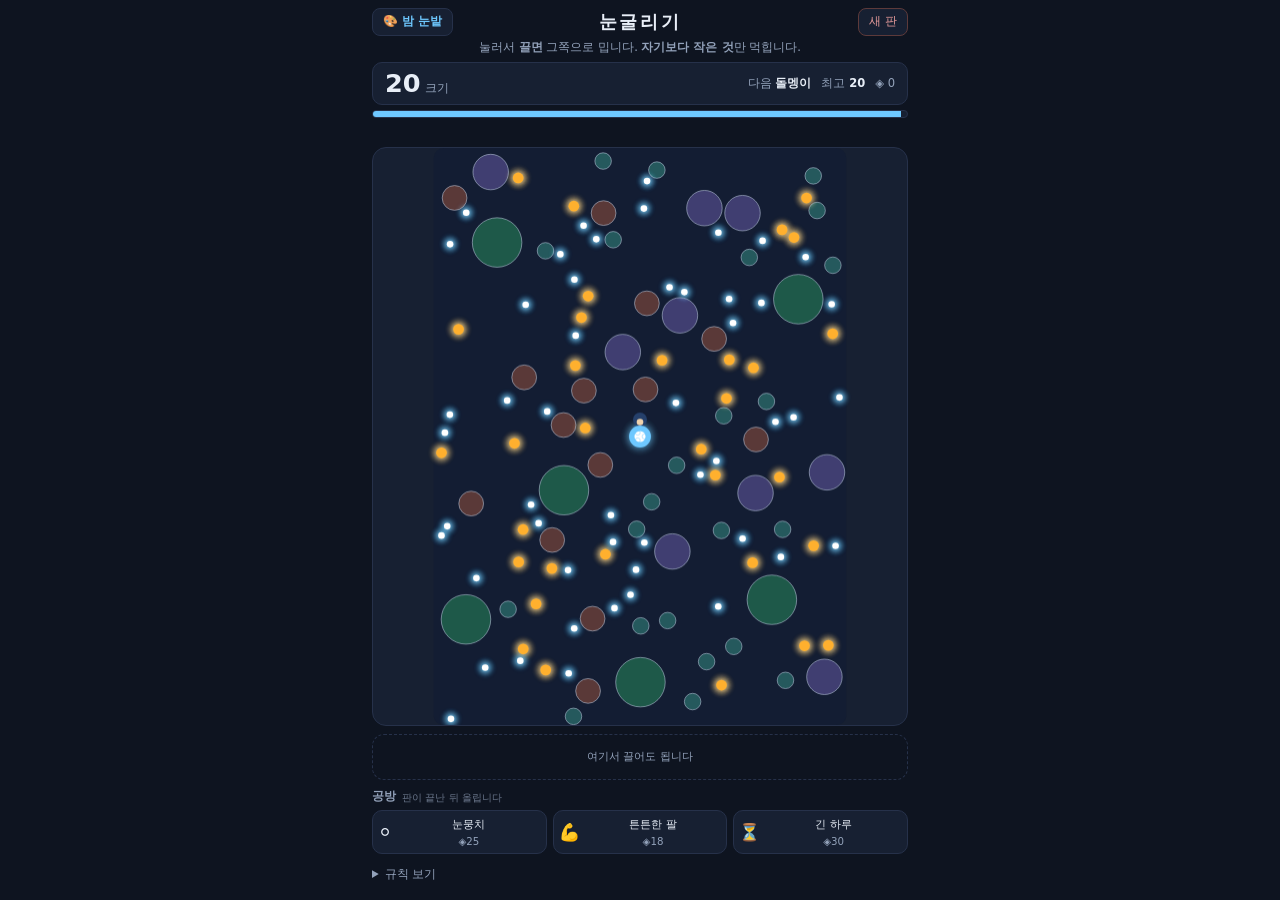
<file: snowball.html>
<!doctype html>
<html lang="ko">
<head>
<meta charset="utf-8">
<meta name="viewport" content="width=device-width, initial-scale=1, viewport-fit=cover">
<title>눈굴리기 — 굴려서 키우기</title>
<meta name="description" content="눈덩이를 밀고 다니며 바닥의 것들을 흡수해 키웁니다. 자기보다 작은 것만 먹히고, 커질수록 느려집니다. 설치 없이 브라우저에서 바로.">
<style>
/* 「눈굴리기」 화면 — 모바일 세로·한손 기준. 눈밭이라 차갑고 밝은 쪽으로 잡았다 */

:root {
  --bg: #0e1420;
  --panel: #172032;
  --line: #26314a;
  --text: #e8eef7;
  --dim: #93a2ba;
  --accent: #6ec8ff;
  --warn: #ff9a6e;
}

* { box-sizing: border-box; }

[hidden] { display: none !important; } /* display 를 지정한 요소가 브라우저 기본값을 덮는 것을 막는다 */

body {
  margin: 0;
  padding: 8px 12px 12px;
  background: var(--bg);
  color: var(--text);
  font-family: "Malgun Gothic", "맑은 고딕", system-ui, -apple-system, sans-serif;
  line-height: 1.5;
  /* 한글은 기본값이면 낱글자 단위로 잘린다("사라집 / 니다") */
  word-break: keep-all;
  max-width: 560px;
  margin-inline: auto;
  min-height: 100dvh;
  display: flex;
  flex-direction: column;
  /* 끌고 다닐 때 글자가 선택돼 파랗게 물드는 것을 막는다 */
  -webkit-user-select: none;
  user-select: none;
  -webkit-tap-highlight-color: transparent;
}

/* 남는 높이는 main 첫 자식(.statusbar)의 margin-top:auto 로 위 한 곳에 몬다.
   네 게임이 같은 규약이다 — main 에 justify-content 를 두지 않는다.
   이 게임은 조작 영역(.ctrl)이 남는 높이를 먼저 먹으므로 대개 0 이 되지만,
   화면이 아주 길 때 규약이 그대로 서게 남겨 둔다. */
main { flex: 1; display: flex; flex-direction: column; }

/* ── 최상단 ─────────────────────────────── */
.topbar {
  display: grid; grid-template-columns: 1fr auto 1fr;
  align-items: center; gap: 8px; margin-bottom: 3px;
}
.topbar .topleft { justify-self: start; }
.topbar .topright { justify-self: end; }
h1 { margin: 0; font-size: 1.15rem; letter-spacing: .14em; white-space: nowrap; }
.sub { margin: 0 0 6px; color: var(--dim); font-size: .72rem; text-align: center; }

.topbtn {
  background: var(--panel); color: var(--text);
  border: 1px solid var(--line); border-radius: 8px;
  padding: 5px 10px; font-size: .74rem; cursor: pointer;
  font-family: inherit;
}
.topbtn.danger { color: #e59a9a; border-color: #5d3a3a; }
.topbtn:active { transform: scale(.96); }
.topbtn b { color: var(--accent); font-weight: 600; }

/* ── 현황 ───────────────────────────────── */
.statusbar {
  flex: 0 0 auto;
  margin-top: auto; /* main 의 첫 자식. 남는 높이를 전부 여기 위로 민다 */
  display: flex; align-items: center; justify-content: space-between;
  gap: 10px; padding: 6px 12px;
  background: var(--panel); border: 1px solid var(--line); border-radius: 10px;
}
.ball-box { display: flex; align-items: baseline; gap: 4px; }
.ball-num { font-size: 1.6rem; font-weight: 700; line-height: 1.1; font-variant-numeric: tabular-nums; }
.ball-unit { font-size: .72rem; color: var(--dim); }
.meta { display: flex; align-items: center; gap: 10px; font-size: .72rem; color: var(--dim); }
.meta b { color: var(--text); font-weight: 600; font-variant-numeric: tabular-nums; }

/* ── 남은 시간 ───────────────────────────── */
.timebar {
  flex: 0 0 auto;
  height: 8px; margin-top: 5px;
  background: var(--panel); border: 1px solid var(--line); border-radius: 999px;
  overflow: hidden;
}
.timebar i { display: block; height: 100%; width: 100%; background: var(--accent); }
.timebar i.low { background: var(--warn); }

/* 알림은 자기 줄(고정 높이)에 둔다 — 떴다 사라질 때 아래가 밀리지 않게 */
.notice { height: 22px; display: flex; align-items: center; justify-content: center; margin: 5px 0 2px; }
.toast {
  font-size: .74rem; color: var(--dim);
  background: var(--panel); border: 1px solid var(--line);
  padding: 3px 12px; border-radius: 999px;
  opacity: 0; transform: translateY(-3px);
  transition: opacity .18s, transform .18s;
}
.toast.show { opacity: 1; transform: translateY(0); }
.toast.good { color: var(--accent); border-color: var(--accent); }

/* ── 조작 영역 ───────────────────────────── */
/* 🔴 판보다 넓게 잡는다. 끌기를 판 위에서만 받으면 엄지가 아래에 있을 때 통째로 헛돈다.
   touch-action:none 이 없으면 끌기가 화면 스크롤·당겨서 새로고침으로 샌다. */
.ctrl {
  flex: 1 1 0; min-height: 0;
  display: flex; flex-direction: column; gap: 8px;
  touch-action: none;
}

.stage-wrap { position: relative; flex: 1 1 0; min-height: 180px; }

/* 캔버스는 남는 자리를 그대로 채우고, 판은 그리기 쪽에서 가운데 맞춰 축소한다.
   그래서 화면 높이에 맞춘 마법의 숫자가 필요 없다. */
#stage {
  display: block; width: 100%; height: 100%;
  border: 1px solid var(--line); border-radius: 14px;
  background: var(--panel);
}

.touchpad {
  flex: 0 0 auto;
  min-height: 46px;   /* 엄지가 놓이는 자리. 이 아래로 내려가면 좁아서 못 쓴다 */
  display: flex; align-items: center; justify-content: center;
  border: 1px dashed var(--line); border-radius: 12px;
  color: var(--dim); font-size: .68rem;
}

/* 끝 화면 */
.over {
  position: absolute; inset: 0;
  display: flex; flex-direction: column; align-items: center; justify-content: center; gap: 10px;
  background: rgba(14, 20, 32, .93); border-radius: 14px;
  text-align: center; padding: 16px;
}
.over strong { font-size: 1.05rem; }
.over p { margin: 0; font-size: .86rem; line-height: 1.7; color: var(--dim); }
.over em { color: var(--accent); font-style: normal; font-weight: 700; }
.over-btns { display: flex; gap: 8px; }
.primary {
  background: var(--accent); color: #0b1017; border: none; border-radius: 10px;
  padding: 11px 22px; font-size: .9rem; font-weight: 700; cursor: pointer; font-family: inherit;
}
.primary:active { transform: scale(.97); }

/* ── 들판 테마 고르기 ─────────────────────── */
/* 판 위에 겹쳐 띄운다 — 아래 배치를 밀지 않아 엄지 위치가 그대로 남는다 */
.themes { justify-content: flex-start; gap: 8px; padding: 12px; overflow-y: auto; }
.theme-list { display: grid; grid-template-columns: repeat(2, 1fr); gap: 6px; width: 100%; }
.theme {
  display: flex; align-items: center; gap: 6px;
  min-height: 44px;   /* 탭 대상 바닥값 */
  padding: 5px 6px;
  background: var(--panel); color: var(--text);
  border: 1px solid var(--line); border-radius: 10px;
  font-family: inherit; font-size: .72rem; cursor: pointer; text-align: left;
}
.theme.on { border-color: var(--accent); }
.theme.on .theme-name { color: var(--accent); }
.theme-swatch {
  flex: 0 0 auto; width: 42px; height: 28px; border-radius: 6px;
  display: flex; align-items: center; justify-content: center; gap: 3px;
}
.theme-swatch i { width: 6px; height: 6px; border-radius: 50%; }

/* ── 공방 ───────────────────────────────── */
.panel { flex: 0 0 auto; margin-top: 8px; }
.panel h2 {
  display: flex; align-items: center; gap: 6px;
  font-size: .74rem; margin: 0 0 4px; color: var(--dim); font-weight: 600;
}
.panel h2 .hint { font-size: .64rem; opacity: .7; font-weight: 400; }

.shops { display: grid; grid-template-columns: repeat(3, 1fr); gap: 6px; }
/* 아이콘을 왼쪽에 세로로 걸쳐 두 줄로 만든다 — 세로 3줄이면 버튼이 64px까지 두꺼워진다 */
.shop {
  display: grid;
  grid-template-columns: auto 1fr;
  grid-template-rows: auto auto;
  gap: 0 5px;
  align-items: center; justify-items: center;
  padding: 5px 5px;
  min-height: 44px;   /* 탭 대상 바닥값 */
  background: var(--panel); color: var(--text);
  border: 1px solid var(--line); border-radius: 10px; cursor: pointer;
  font-family: inherit;
}
.shop-icon { grid-row: 1 / 3; font-size: 1.05rem; line-height: 1.1; }
.shop-name { font-size: .68rem; }
.shop-sub { font-size: .64rem; color: var(--dim); font-variant-numeric: tabular-nums; }
.shop.has { border-color: var(--accent); }
.shop.has .shop-sub { color: var(--accent); }
.shop.maxed .shop-sub { color: var(--dim); }
.shop:active { transform: scale(.96); }

/* ── 규칙 ───────────────────────────────── */
.howto { margin-top: 8px; font-size: .74rem; color: var(--dim); }
.howto summary { cursor: pointer; padding: 4px 0; }
.howto ul { margin: 6px 0; padding-left: 18px; }
.howto li { margin-bottom: 4px; }

</style>
</head>
<body>
<header class="topbar">
  <div class="topleft">
    <button type="button" id="theme-btn" class="topbtn" title="들판 테마 고르기">🎨 <b id="theme-name">밤 눈밭</b></button>
  </div>
  <h1>눈굴리기</h1>
  <div class="topright">
    <button type="button" id="restart" class="topbtn danger">새 판</button>
  </div>
</header>
<p class="sub">눌러서 <strong>끌면</strong> 그쪽으로 밉니다. <strong>자기보다 작은 것</strong>만 먹힙니다.</p>

<main>
  <section class="statusbar" aria-label="현황">
    <div class="ball-box">
      <span class="ball-num" id="size">20</span>
      <span class="ball-unit">크기</span>
    </div>
    <div class="meta">
      <span title="지금은 못 먹는 것 중 가장 작은 것">다음 <b id="next">눈송이</b></span>
      <span>최고 <b id="best">0</b></span>
      <span id="parts">◈ 0</span>
    </div>
  </section>

  <div class="timebar" aria-hidden="true"><i id="timefill"></i></div>

  <div class="notice"><span id="toast" class="toast" role="status" aria-live="polite"></span></div>

  <!-- 🔴 조작 영역을 판보다 넓게 잡는다. 끌기를 판 위에서만 받으면, 엄지가 자연스럽게
       놓이는 아래쪽에서 끌었을 때 조작이 통째로 헛돈다(「2048」에서 실제로 겪은 것). -->
  <div id="ctrl" class="ctrl">
    <section class="stage-wrap">
      <canvas id="stage" aria-label="눈밭"></canvas>

      <div id="themes" class="over themes" hidden>
        <strong>들판 테마</strong>
        <div id="theme-list" class="theme-list"></div>
        <button type="button" id="theme-close" class="primary">닫기</button>
      </div>

      <div id="over" class="over" hidden>
        <strong id="over-title"></strong>
        <p id="over-text"></p>
        <div class="over-btns">
          <button type="button" id="again" class="primary">새 판</button>
        </div>
      </div>
    </section>
    <div class="touchpad">여기서 끌어도 됩니다</div>
  </div>

  <section class="panel">
    <h2>공방 <span class="hint">판이 끝난 뒤 올립니다</span></h2>
    <div id="skills" class="shops"></div>
  </section>

  <details class="howto">
    <summary>규칙 보기</summary>
    <ul>
      <li>화면을 <strong>누른 채 끌면</strong> 그 방향으로 눈덩이를 밉니다. 살짝 끌면 천천히 갑니다.</li>
      <li>바닥의 것에 닿으면 <strong>자기보다 작은 것만</strong> 흡수합니다.</li>
      <li>못 먹는 것은 <strong>벽</strong>입니다. 눈덩이가 커지면 그때 먹을 수 있게 됩니다.</li>
      <li>크기는 <strong>넓이로</strong> 더해집니다 — 커질수록 같은 것을 먹어도 덜 큽니다.</li>
      <li>🔴 <strong>커질수록 느려집니다.</strong> 더 먹을지 더 돌아다닐지가 이 게임의 전부입니다.</li>
      <li>제한 시간이 끝나면 그 판이 끝납니다. 다 먹으면 그 자리에서 끝납니다.</li>
      <li>판이 끝나면 크기의 <strong>10%가 조각</strong>이 됩니다. 조각으로 <strong>공방</strong>에서 영구 스킬을 올립니다.</li>
      <li>기록·조각·스킬은 이 브라우저에 저장됩니다.</li>
    </ul>
  </details>
</main>
<script type="module">
// 「눈굴리기」 조율값 — 값의 출처를 한 곳에만 둔다. 규칙·화면·하네스가 모두 이 표를 본다

// 🔴 규칙은 화면 주사율과 무관하게 이 간격으로만 돈다.
//    이게 고정이라야 캔버스 없이 헤드리스로 돌릴 수 있고, 100만 판 스트레스가 가능해진다.
const STEP = 1 / 60;

// 🔴 이 게임의 축은 **더 먹고 싶다 ↔ 커지면 느려진다** 하나다.
//    SPEED 와 SPEED_DROP 이 그 긴장을 만드는 짝이고, TIME 이 판을 끊는다.
//    ⚠️ 아래는 **첫 시뮬레이션 전의 출발값**이다. 실측으로 다시 정한다(LESSONS 1.3).
const TUNE = {
  W: 100, H: 140,  // 판 크기(논리 단위). 화면에 통째로 들어간다 — 카메라가 없다
  TIME: 100,       // 제한 시간(초) — 「긴 하루」 스킬이 늘린다
  R0: 2,           // 눈덩이 시작 반지름 — 「눈뭉치」 스킬이 키운다
  EAT: 0.9,        // 제 반지름의 이 배까지 먹는다. 그보다 큰 것은 벽이 된다
  // 🔴 Gim 실기기 피드백 2차(08-05) — "초반 속도 적당. 후반은 여전히 느리고 답답".
  //    성장을 늦춰(0.4→0.30) 눈덩이가 화면을 덜 잡아먹게 하고, 감쇠도 더 완만하게 했다.
  //    300판 실측 — 후반 속도 8.3→11.2(+35%) · 최종 크기 12.4→10.0 · 흡수 63%(천장 안 침).
  GAIN: 0.30,      // 먹은 넓이를 이 비율로 더한다 → r' = √(r² + GAIN·ro²)
  SPEED: 16.5,     // 기본 속도(단위/초) — 「튼튼한 팔」 스킬이 올린다
  SPEED_DROP: 30,  // 반지름이 이만큼 늘 때마다 속도 분모가 1씩 는다
  PARTS_RATE: 0.1, // 판이 끝나면 점수의 이 비율이 조각이 된다
};

// 바닥에 깔리는 것들. 작은 것부터 먹히면서 길이 열린다 — 크기 차이 자체가 진행도다.
const KINDS = [
  { name: "눈송이", r: 0.8, n: 50, color: "#ffffff", edge: "#aebfd4" },
  { name: "솔방울", r: 1.3, n: 32, color: "#b98a58", edge: "#7d5a34" },
  { name: "돌멩이", r: 2.0, n: 23, color: "#9aa3ad", edge: "#666e79" },
  { name: "통나무", r: 3.0, n: 14, color: "#8b5a2b", edge: "#5c3a1a" },
  { name: "바위",   r: 4.3, n: 9,  color: "#6b7280", edge: "#454b55" },
  { name: "나무",   r: 6.0, n: 6,  color: "#2f6f4e", edge: "#1c452f" },
];

const 총개수 = KINDS.reduce((a, k) => a + k.n, 0);

// 「눈굴리기」 규칙 — 고정 간격으로 한 스텝씩 굴린다. 화면을 전혀 모른다
/** 커질수록 느려진다. 이 게임의 유일한 압력이다. */
function 속도(r, tune = TUNE) {
  return tune.SPEED / (1 + r / tune.SPEED_DROP);
}

/** 제 반지름의 EAT 배까지만 먹는다. 그보다 큰 것은 벽이다. */
function 먹을수있나(반지름, 것의반지름, tune = TUNE) {
  return 것의반지름 <= 반지름 * tune.EAT;
}

function 점수(g) {
  return Math.round(g.r * 10);
}

/** 지금 못 먹는 것 중 가장 작은 것. 화면에 「다음 목표」로 띄운다. 없으면 null */
function 다음목표(g) {
  let 최소 = Infinity, ki = -1;
  for (let i = 0; i < g.n; i++) {
    if (먹을수있나(g.r, g.or[i], g.tune)) continue;
    if (g.or[i] < 최소) { 최소 = g.or[i]; ki = g.okind[i]; }
  }
  return ki < 0 ? null : KINDS[ki];
}

/**
 * 판을 만든다. 오브젝트는 움직이지 않으므로 형 배열에 담고 자리 교체로 지운다.
 * 🔴 rand 를 인자로 받는다 — 하네스가 씨앗 난수를 끼워 넣어야 깨진 판을 재현할 수 있다.
 */
function newGame(tune = TUNE, rand = Math.random) {
  const ox = new Float64Array(총개수);
  const oy = new Float64Array(총개수);
  const or = new Float64Array(총개수);
  const okind = new Uint8Array(총개수);
  let n = 0;

  const bx = tune.W / 2, by = tune.H / 2;

  // 큰 것부터 놓는다 — 자리가 넉넉할 때 놓아야 큰 것이 통째로 빠지지 않는다
  for (let ki = KINDS.length - 1; ki >= 0; ki--) {
    const k = KINDS[ki];
    for (let c = 0; c < k.n; c++) {
      for (let 시도 = 0; 시도 < 40; 시도++) {
        const x = k.r + rand() * (tune.W - 2 * k.r);
        const y = k.r + rand() * (tune.H - 2 * k.r);
        // 시작 자리는 비워 둔다 — 시작하자마자 큰 것에 끼면 판이 통째로 죽는다
        const dbx = x - bx, dby = y - by;
        if (dbx * dbx + dby * dby < (tune.R0 + k.r + 3) ** 2) continue;
        let 겹침 = false;
        for (let i = 0; i < n; i++) {
          const dx = x - ox[i], dy = y - oy[i];
          if (dx * dx + dy * dy < (k.r + or[i] + 0.6) ** 2) { 겹침 = true; break; }
        }
        if (겹침) continue;
        ox[n] = x; oy[n] = y; or[n] = k.r; okind[n] = ki; n++;
        break;
      }
      // 40번 시도해도 자리가 없으면 그 하나는 놓지 않는다. 무한 반복을 만들지 않는다.
    }
  }

  return {
    tune, ox, oy, or, okind, n,
    처음개수: n,
    x: bx, y: by, r: tune.R0,
    time: tune.TIME,
    eaten: 0,
    먹은넓이: 0,     // 불변식 검사용 — r² = R0² + GAIN·먹은넓이 여야 한다
    fx: 0, fy: 1,    // 마지막으로 향한 쪽. 캐릭터를 뒤에 세우는 데만 쓴다
    over: false,
    cleared: false,
  };
}

/**
 * 한 스텝(STEP 초) 진행한다.
 * @param dx,dy 가고 싶은 방향. 길이 0~1 이며 길이가 곧 세기다. 1을 넘으면 잘라 쓴다.
 */
function step(g, dx, dy) {
  if (g.over) return;
  const t = g.tune;

  const len = Math.hypot(dx, dy);
  if (len > 1e-6) {
    g.fx = dx / len; g.fy = dy / len;          // 방향(길이 1)
    const 세기 = Math.min(1, len);             // 살짝 끌면 살살 간다
    const v = 속도(g.r, t) * STEP * 세기;
    g.x += g.fx * v;
    g.y += g.fy * v;
    g.x = Math.min(t.W - g.r, Math.max(g.r, g.x));
    g.y = Math.min(t.H - g.r, Math.max(g.r, g.y));
  }

  // 닿은 것을 처리한다. 먹으면 커져서 옆의 것도 먹히고, 밀려나면 다른 것에 닿을 수 있어
  // 더 바뀌지 않을 때까지 몇 번 돈다. 닿은 게 없으면 한 바퀴에 끝난다.
  let 안끝남 = false;
  for (let pass = 0; pass < 6; pass++) {
    let 다시 = false;
    for (let i = 0; i < g.n; i++) {
      const ddx = g.x - g.ox[i], ddy = g.y - g.oy[i];
      const 합 = g.r + g.or[i];
      const d2 = ddx * ddx + ddy * ddy;
      if (d2 >= 합 * 합) continue;

      if (g.or[i] <= g.r * t.EAT) {
        먹는다(g, i, t);
        i -= 1; // 자리를 넘겨받은 것도 검사해야 한다
      } else {
        // 못 먹는 것은 벽이다. 닿은 만큼 밀려난다.
        const d = Math.sqrt(d2);
        if (d < 1e-9) { g.x = g.ox[i] + 합; }
        else { g.x = g.ox[i] + ddx / d * 합; g.y = g.oy[i] + ddy / d * 합; }
      }
      다시 = true;
    }
    안끝남 = 다시;
    if (!다시) break;
    g.x = Math.min(t.W - g.r, Math.max(g.r, g.x));
    g.y = Math.min(t.H - g.r, Math.max(g.r, g.y));
  }

  // 🔴 큰 것 둘 사이에 끼면 밀려나는 자리가 오락가락해 위 반복이 상한에서 끝난다.
  //    그때 **먹을 수 있는 것이 겹친 채 남는다** — 10만 판에 2건 실측(2026-08-05).
  //    낮은 번호로 밀려 들어가면 그 바퀴에서는 다시 안 보기 때문이다.
  //    상한에 걸렸을 때만 먹기를 따로 훑는다. 먹을 때마다 개수가 줄어 반드시 끝난다.
  if (안끝남) {
    for (let 또 = true; 또; ) {
      또 = false;
      for (let i = 0; i < g.n; i++) {
        const ddx = g.x - g.ox[i], ddy = g.y - g.oy[i];
        const 합 = g.r + g.or[i];
        if (ddx * ddx + ddy * ddy >= 합 * 합) continue;
        if (g.or[i] > g.r * t.EAT) continue;
        먹는다(g, i, t);
        i -= 1;
        또 = true; // 커졌으니 아까 못 먹던 것도 먹힐 수 있다
      }
    }
    // 🔴 먹으면 반지름이 커지므로 판 경계를 **다시** 재야 한다.
    //    이걸 빠뜨려 벽을 뚫는 버그를 한 번 만들었다(10만 판에 10건, 2026-08-05).
    g.x = Math.min(t.W - g.r, Math.max(g.r, g.x));
    g.y = Math.min(t.H - g.r, Math.max(g.r, g.y));
  }

  g.time -= STEP;
  if (g.time <= 0) { g.time = 0; g.over = true; }
  if (g.n === 0) { g.over = true; g.cleared = true; }
}

/** 하나를 먹고 자리에서 지운다. 넓이로 더하므로 커질수록 성장이 둔해진다. */
function 먹는다(g, i, t) {
  g.먹은넓이 += g.or[i] * g.or[i];
  g.r = Math.sqrt(g.r * g.r + t.GAIN * g.or[i] * g.or[i]);
  g.eaten += 1;
  g.n -= 1;
  const n = g.n;
  g.ox[i] = g.ox[n]; g.oy[i] = g.oy[n]; g.or[i] = g.or[n]; g.okind[i] = g.okind[n];
}

{ STEP };

// 「눈굴리기」 들판 테마 — 색만 담는다. 규칙도 화면 코드도 여기에 들어오지 않는다
//
// 🔴 색만 바꾼다. 오브젝트 이름(눈송이·솔방울…)과 크기·규칙은 테마와 무관하다.
//    그래서 테마를 바꿔도 밸런스·스트레스 결과가 달라지지 않는다.
//
// 각 테마가 담는 것
//   들판   판 바탕
//   테     판 테두리
//   것들   오브젝트 6종의 [알맹이색, 빛색] — KINDS 와 같은 순서(작은 것부터)
//   빛세기 앰비언트 발광의 세기(0이면 발광 없음)
//   흐림   못 먹는 것의 불투명도
//   공     눈덩이 [알맹이, 테, 빛]
//   사람   캐릭터 [몸, 얼굴]

const THEMES = [
  {
    id: "night", name: "밤 눈밭",
    들판: "#131d33", 테: "#26314a", 빛세기: 0.55, 흐림: 0.3,
    것들: [["#ffffff", "#7fd4ff"], ["#ffb02e", "#ffd98a"], ["#4fe3c1", "#a6fff0"],
           ["#ff7a45", "#ffb08a"], ["#a98bff", "#d0c2ff"], ["#3ae37a", "#9dffbe"]],
    공: ["#ffffff", "#6ec8ff", "#6ec8ff"], 사람: ["#25406b", "#f0d3ad"],
  },
  {
    id: "dawn", name: "새벽",
    들판: "#2b2440", 테: "#4a3d66", 빛세기: 0.5, 흐림: 0.32,
    것들: [["#fff4f8", "#ffc7e0"], ["#ffc9a3", "#ffe3cd"], ["#9ad9ff", "#cceeff"],
           ["#ff9ec4", "#ffcbe0"], ["#b39dff", "#dcd2ff"], ["#7fe3c0", "#c2fff0"]],
    공: ["#fffaf6", "#ffb3d9", "#ffb3d9"], 사람: ["#4a3a63", "#ffd9b8"],
  },
  {
    id: "aurora", name: "오로라",
    들판: "#05080f", 테: "#112233", 빛세기: 0.85, 흐림: 0.25,
    것들: [["#eafff8", "#5cffd8"], ["#7cff9e", "#2bff7a"], ["#37f5ff", "#00e0ff"],
           ["#b06cff", "#8a2bff"], ["#ff4fd8", "#ff00c8"], ["#5effc0", "#00ffa0"]],
    공: ["#ffffff", "#5cffd8", "#5cffd8"], 사람: ["#0f2233", "#ccddee"],
  },
  {
    id: "day", name: "한낮 눈밭",
    들판: "#dfeaf6", 테: "#a8bed6", 빛세기: 0, 흐림: 0.35,
    것들: [["#ffffff", "#ffffff"], ["#e08a1e", "#e08a1e"], ["#0f9b8e", "#0f9b8e"],
           ["#d9541f", "#d9541f"], ["#6b4fd0", "#6b4fd0"], ["#16794a", "#16794a"]],
    공: ["#ffffff", "#0b6fb0", "#0b6fb0"], 사람: ["#1f3556", "#f0d3ad"],
  },
  {
    id: "forest", name: "숲 바닥",
    들판: "#17251a", 테: "#2c4030", 빛세기: 0.5, 흐림: 0.3,
    것들: [["#f6ffe8", "#d4ff9e"], ["#ffc94a", "#ffe6a0"], ["#8ee06a", "#c6ffa8"],
           ["#c9793f", "#f0b183"], ["#8c7ae6", "#c3b8ff"], ["#2fd97a", "#96ffc0"]],
    공: ["#fbfff2", "#a8ff6e", "#a8ff6e"], 사람: ["#33291c", "#f0d3ad"],
  },
  {
    id: "desert", name: "사막",
    들판: "#3a2a1c", 테: "#5c452e", 빛세기: 0.45, 흐림: 0.32,
    것들: [["#fff2d6", "#ffdca0"], ["#ffb638", "#ffd98a"], ["#e8734a", "#ffab8c"],
           ["#d94f3d", "#ff9182"], ["#c9a227", "#f2dc84"], ["#7fbf6a", "#c3ffb0"]],
    공: ["#fff6e6", "#ffc766", "#ffc766"], 사람: ["#4a2f1a", "#ffe0bb"],
  },
  {
    id: "deepsea", name: "바다 속",
    들판: "#04202e", 테: "#0b3a4f", 빛세기: 0.7, 흐림: 0.28,
    것들: [["#e8ffff", "#7ff5ff"], ["#ffd24a", "#ffe89a"], ["#3ce0d0", "#8ffff2"],
           ["#ff6f91", "#ffb3c6"], ["#8f7bff", "#c6bcff"], ["#5fff9e", "#b3ffcf"]],
    공: ["#f2ffff", "#37e0ff", "#37e0ff"], 사람: ["#062c3d", "#ccddee"],
  },
  {
    id: "lava", name: "용암",
    들판: "#1d0b0b", 테: "#3d1a15", 빛세기: 0.75, 흐림: 0.3,
    것들: [["#fff0d6", "#ffb35c"], ["#ffa32b", "#ffcf70"], ["#ff5f2e", "#ff9b66"],
           ["#e02a1f", "#ff6f5c"], ["#ffd93d", "#fff08a"], ["#9b3bff", "#c98cff"]],
    공: ["#fff6ea", "#ff8c42", "#ff8c42"], 사람: ["#2b1210", "#ffd9b8"],
  },
  {
    id: "neon", name: "네온",
    들판: "#0a0612", 테: "#2a1150", 빛세기: 0.9, 흐림: 0.24,
    것들: [["#ffffff", "#ff4df0"], ["#ffe14d", "#ffe14d"], ["#00f0ff", "#00f0ff"],
           ["#ff2bd1", "#ff2bd1"], ["#7a3bff", "#a06bff"], ["#3dff8e", "#3dff8e"]],
    공: ["#ffffff", "#00f0ff", "#00f0ff"], 사람: ["#1a0b2e", "#ffd9f5"],
  },
  {
    id: "paper", name: "그림책",
    들판: "#f3ead8", 테: "#c9b894", 빛세기: 0, 흐림: 0.4,
    것들: [["#ffffff", "#ffffff"], ["#e2892f", "#e2892f"], ["#2f8f86", "#2f8f86"],
           ["#c25128", "#c25128"], ["#6a4fa8", "#6a4fa8"], ["#3d7a3a", "#3d7a3a"]],
    공: ["#ffffff", "#2b2a26", "#2b2a26"], 사람: ["#2b2a26", "#e8c9a0"],
  },
];

const 기본테마 = THEMES[0].id;

function 테마찾기(id) {
  return THEMES.find((t) => t.id === id) || THEMES[0];
}

// 「눈굴리기」 영구 스킬 — 판을 넘어 쌓인다. 화면을 전혀 모른다

// 🔴 「눈뭉치」가 주력이다 — 시작 크기가 크면 큰 것을 일찍 먹어 판이 빨리 열린다.
//    나머지 둘은 판을 넉넉하게 만들 뿐이라 값을 낮게 잡았다.
//    ⚠️ 비용·효과는 **첫 시뮬레이션 전의 출발값**이다. 실측으로 다시 정한다(LESSONS 1.3).
const SKILLS = [
  {
    id: "seed",
    name: "눈뭉치",
    icon: "⚪",
    max: 5,
    설명: (lv) => (lv === 0 ? "시작 크기 그대로" : `시작 크기 +${(lv * 0.3).toFixed(1)}`),
  },
  {
    id: "arm",
    name: "튼튼한 팔",
    icon: "💪",
    max: 5,
    설명: (lv) => (lv === 0 ? "미는 속도 그대로" : `미는 속도 +${lv * 2}`),
  },
  {
    id: "day",
    name: "긴 하루",
    icon: "⏳",
    max: 4,
    설명: (lv) => (lv === 0 ? "시간 그대로" : `제한 시간 +${lv * 8}초`),
  },
];

/** 다음 단계로 올리는 값. 최고 단계면 null */
function 스킬비용(id, lv) {
  const s = 스킬찾기(id);
  if (!s || lv >= s.max) return null;
  // 단계마다 값이 가파르게 오른다 — 한 스킬만 끝까지 올리는 것을 막는다
  const 기본 = { seed: 25, arm: 18, day: 30 }[id] || 25;
  return 기본 * (lv + 1);
}

function 스킬찾기(id) {
  return SKILLS.find((s) => s.id === id) || null;
}

function 스킬레벨(record, id) {
  const v = record && record.skills ? record.skills[id] : 0;
  return Number.isInteger(v) && v >= 0 ? v : 0;
}

/** 조각을 써서 한 단계 올린다 */
function 스킬사기(record, id) {
  const s = 스킬찾기(id);
  if (!s) return { ok: false, why: "없는 스킬입니다" };
  const lv = 스킬레벨(record, id);
  const cost = 스킬비용(id, lv);
  if (cost === null) return { ok: false, why: "이미 최고 단계입니다" };
  if (record.parts < cost) return { ok: false, why: `조각이 ${cost - record.parts}개 모자랍니다` };
  record.parts -= cost;
  record.skills[id] = lv + 1;
  return { ok: true, level: lv + 1 };
}

/** 🔴 판을 시작할 때 조율표를 한 번 굳힌다 — 판 도중에 규칙값이 바뀌지 않게(LESSONS 3.3).
 *  규칙 함수(world.js)는 이 결과만 받으므로 스킬의 존재를 몰라도 된다. */
function 판조율(record, tune = TUNE) {
  return {
    ...tune,
    R0: tune.R0 + 0.3 * 스킬레벨(record, "seed"),
    SPEED: tune.SPEED + 2 * 스킬레벨(record, "arm"),
    TIME: tune.TIME + 8 * 스킬레벨(record, "day"),
  };
}

// 「눈굴리기」 판을 넘어 남는 것 — 기록·조각·스킬. 화면을 전혀 모른다




// 🔴 v1 은 턴제 퍼즐이던 시절의 저장본이다. 점수 자릿수가 달라(예전 40 ↔ 지금 120)
//    그대로 읽으면 최고 기록이 엉뚱하게 낮게 나온다. 키를 올려 갈라 둔다.
const 저장키 = "snowball.v2";

function newRecord() {
  const skills = {};
  for (const s of SKILLS) skills[s.id] = 0;
  return { parts: 0, best: 0, plays: 0, bestEaten: 0, theme: 기본테마, skills };
}

/** 판이 끝났을 때 기록을 갱신한다. 얻은 조각 수를 돌려준다. */
function 기록반영(record, game, tune = TUNE) {
  record.plays += 1;
  const 점 = 점수(game);
  if (점 > record.best) record.best = 점;
  if (game.eaten > record.bestEaten) record.bestEaten = game.eaten;
  const 조각 = Math.floor(점 * tune.PARTS_RATE);
  record.parts += 조각;
  return 조각;
}

const 정수 = (v, 기본) => (Number.isInteger(v) && v >= 0 ? v : 기본);

/** 손댄 저장본이 들어와도 게임은 돌아야 한다 — 모르는 값은 기본값으로 떨어뜨린다 */
function 저장본읽기(raw) {
  const r = newRecord();
  let s;
  try {
    s = JSON.parse(raw);
  } catch {
    return r;
  }
  if (!s || typeof s !== "object") return r;

  r.parts = 정수(s.parts, 0);
  r.best = 정수(s.best, 0);
  r.plays = 정수(s.plays, 0);
  r.bestEaten = 정수(s.bestEaten, 0);
  // 모르는 테마 이름이 들어오면 기본값으로 떨어뜨린다 — 없는 색을 읽다 화면이 죽지 않게
  if (THEMES.some((t) => t.id === s.theme)) r.theme = s.theme;
  if (s.skills && typeof s.skills === "object" && !Array.isArray(s.skills)) {
    for (const sk of SKILLS) r.skills[sk.id] = Math.min(sk.max, 정수(s.skills[sk.id], 0));
  }
  return r;
}

function 저장(record) {
  try {
    localStorage.setItem(저장키, JSON.stringify(record));
  } catch {
    // 저장이 막혀도 게임은 계속 돌아야 한다
  }
}

function 불러오기() {
  try {
    const raw = localStorage.getItem(저장키);
    return raw ? 저장본읽기(raw) : newRecord();
  } catch {
    return newRecord();
  }
}

// 「눈굴리기」 화면 그리기 — 규칙을 바꾸지 않는다. 규칙 모듈은 이 파일을 모른다




function 화면잡기() {
  const id = (x) => document.getElementById(x);
  return {
    stage: id("stage"), ctrl: id("ctrl"),
    size: id("size"), best: id("best"), parts: id("parts"), next: id("next"),
    timefill: id("timefill"), toast: id("toast"),
    over: id("over"), overTitle: id("over-title"), overText: id("over-text"),
    again: id("again"), restart: id("restart"), skills: id("skills"),
    themeBtn: id("theme-btn"), themeName: id("theme-name"),
    themes: id("themes"), themeList: id("theme-list"), themeClose: id("theme-close"),
  };
}

// 눈덩이가 구르는 각도. 규칙이 아니라 보기용이라 이 파일에만 둔다.
let 구른각 = 0, 앞x = null, 앞y = null;

function 화면초기화() {
  구른각 = 0; 앞x = null; 앞y = null;
}

/** 캔버스 뒤 버퍼를 화면 크기에 맞춘다. 크기가 그대로면 아무것도 하지 않는다. */
function 버퍼맞추기(cv) {
  const dpr = Math.min(3, window.devicePixelRatio || 1);
  const w = Math.max(1, Math.round(cv.clientWidth * dpr));
  const h = Math.max(1, Math.round(cv.clientHeight * dpr));
  if (cv.width !== w || cv.height !== h) { cv.width = w; cv.height = h; }
}

/** 논리 좌표 → 캔버스 좌표. 판 전체가 늘 화면에 들어가게 여백을 두고 가운데 맞춘다. */
function 자(cv, tune) {
  const s = Math.min(cv.width / tune.W, cv.height / tune.H);
  return { s, ox: (cv.width - tune.W * s) / 2, oy: (cv.height - tune.H * s) / 2 };
}

// ── 앰비언트 빛 ────────────────────────────────────────────
// 🔴 매 프레임 오브젝트 134개에 그라데이션을 새로 만들면 폰에서 버겁다.
//    종류별로 **한 번만** 그려 둔 그림을 찍어 쓴다. 테마나 배율이 바뀔 때만 다시 만든다.
let 빛그림 = null, 빛열쇠 = "";

function 빛준비(테마, s) {
  const 열쇠 = `${테마.id}:${s.toFixed(2)}`;
  if (빛열쇠 === 열쇠) return 빛그림;
  빛열쇠 = 열쇠;
  빛그림 = KINDS.map((k, i) => {
    const r0 = k.r * s * 0.9, r1 = k.r * s + 2.8 * s;
    const R = Math.ceil(r1) + 1;
    const cv = document.createElement("canvas");
    cv.width = cv.height = R * 2;
    const c = cv.getContext("2d");
    if (테마.빛세기 > 0) {
      c.fillStyle = 테마.것들[i][1];
      const 단계 = 20;
      for (let n = 단계; n >= 1; n--) {
        const d = r0 + (r1 - r0) * (n / 단계);
        const t = 1 - (d - r0) / (r1 - r0);
        c.globalAlpha = (테마.빛세기 * t * t) / 3.2;
        c.beginPath(); c.arc(R, R, d, 0, Math.PI * 2); c.fill();
      }
      c.globalAlpha = 1;
    }
    return { cv, R };
  });
  return 빛그림;
}

/** 반지름이 늘 바뀌는 눈덩이는 그림으로 못 캐시한다. 한 프레임에 스무 겹이면 가볍다. */
function 빛직접(ctx, cx, cy, r0, r1, 색, 세기) {
  if (세기 <= 0) return;
  ctx.fillStyle = 색;
  const 단계 = 20;
  for (let n = 단계; n >= 1; n--) {
    const d = r0 + (r1 - r0) * (n / 단계);
    const t = 1 - (d - r0) / (r1 - r0);
    ctx.globalAlpha = (세기 * t * t) / 3.2;
    ctx.beginPath(); ctx.arc(cx, cy, d, 0, Math.PI * 2); ctx.fill();
  }
  ctx.globalAlpha = 1;
}

const 밝기 = (h) =>
  (parseInt(h.slice(1, 3), 16) + parseInt(h.slice(3, 5), 16) + parseInt(h.slice(5, 7), 16)) / 3;

function 그리기(cv, g, 테마id) {
  버퍼맞추기(cv);
  const ctx = cv.getContext("2d");
  const t = g.tune;
  const th = 테마찾기(테마id);
  const { s, ox, oy } = 자(cv, t);
  const 빛들 = 빛준비(th, s);

  ctx.clearRect(0, 0, cv.width, cv.height);
  const X = (x) => ox + x * s, Y = (y) => oy + y * s;

  ctx.fillStyle = th.들판;
  둥근네모(ctx, ox, oy, t.W * s, t.H * s, 10 * (s / 4));
  ctx.fill();

  // 빛을 먼저 다 깔아 서로 겹쳐 번지게 한다
  for (let i = 0; i < g.n; i++) {
    if (!먹을수있나(g.r, g.or[i], t)) continue;
    const sp = 빛들[g.okind[i]];
    ctx.drawImage(sp.cv, X(g.ox[i]) - sp.R, Y(g.oy[i]) - sp.R);
  }

  // 🔴 못 먹는 것을 흐리게만 두면 어두운 들판에서 **통째로 사라진다** — 안 보이는 벽에 부딪힌다.
  //    들판 밝기의 반대쪽 윤곽을 둘러 실루엣이 늘 남게 한다.
  const 윤곽색 = 밝기(th.들판) > 128 ? "rgba(30,36,48,.55)" : "rgba(190,205,225,.55)";
  for (let i = 0; i < g.n; i++) {
    const cx = X(g.ox[i]), cy = Y(g.oy[i]), r = g.or[i] * s;
    const 먹힘 = 먹을수있나(g.r, g.or[i], t);
    ctx.globalAlpha = 먹힘 ? 1 : th.흐림;
    ctx.beginPath();
    ctx.arc(cx, cy, r, 0, Math.PI * 2);
    ctx.fillStyle = th.것들[g.okind[i]][0];
    ctx.fill();
    ctx.globalAlpha = 1;
    if (!먹힘) {
      ctx.lineWidth = Math.max(1, 0.22 * s);
      ctx.strokeStyle = 윤곽색;
      ctx.stroke();
    }
  }

  // 캐릭터 — 눈덩이 뒤에 선다. 규칙에는 없고 보기용이다.
  const bx = X(g.x), by = Y(g.y), br = g.r * s;
  const 뒤 = (g.r + 2.1) * s;
  const px = bx - g.fx * 뒤, py = by - g.fy * 뒤;

  // 🔴 눈덩이는 **한눈에 찾아져야 한다.** 빛 + 밝은 테 두 겹으로 다른 것들과 가른다.
  빛직접(ctx, bx, by, br * 0.95, br + 3.4 * s, th.공[2], Math.max(0.4, th.빛세기));

  ctx.beginPath();
  ctx.arc(px, py, 1.7 * s, 0, Math.PI * 2);
  ctx.fillStyle = th.사람[0];
  ctx.fill();
  ctx.beginPath();
  ctx.arc(px + g.fx * 0.6 * s, py + g.fy * 0.6 * s, 0.8 * s, 0, Math.PI * 2);
  ctx.fillStyle = th.사람[1];
  ctx.fill();

  if (앞x !== null) 구른각 += Math.hypot(g.x - 앞x, g.y - 앞y) / Math.max(0.5, g.r);
  앞x = g.x; 앞y = g.y;

  ctx.beginPath();
  ctx.arc(bx, by, br, 0, Math.PI * 2);
  ctx.fillStyle = th.공[0];
  ctx.fill();
  // 두께를 raw 픽셀이 아니라 **판 배율(s)** 로 잡는다. 픽셀로 두면 고해상도 폰에서 더 얇아 보인다.
  ctx.lineWidth = Math.max(1.3 * s, br * 0.14);
  ctx.strokeStyle = th.공[1];
  ctx.stroke();

  // 구르는 것이 보이도록 무늬를 돌린다
  ctx.save();
  ctx.beginPath();
  ctx.arc(bx, by, br, 0, Math.PI * 2);
  ctx.clip();
  ctx.strokeStyle = th.공[1];
  ctx.globalAlpha = 0.45;
  ctx.lineWidth = Math.max(1, br * 0.09);
  for (let i = 0; i < 3; i++) {
    const a = 구른각 + (i * Math.PI * 2) / 3;
    ctx.beginPath();
    ctx.arc(bx + Math.cos(a) * br * 0.55, by + Math.sin(a) * br * 0.55, br * 0.3, 0, Math.PI * 2);
    ctx.stroke();
  }
  ctx.globalAlpha = 1;
  ctx.restore();
}

function 둥근네모(ctx, x, y, w, h, r) {
  const rr = Math.min(r, w / 2, h / 2);
  ctx.beginPath();
  ctx.moveTo(x + rr, y);
  ctx.arcTo(x + w, y, x + w, y + h, rr);
  ctx.arcTo(x + w, y + h, x, y + h, rr);
  ctx.arcTo(x, y + h, x, y, rr);
  ctx.arcTo(x, y, x + w, y, rr);
  ctx.closePath();
}

function 현황갱신(els, g, record) {
  const 점 = 점수(g);
  els.size.textContent = 점.toLocaleString("ko-KR");
  // 진행 중인 판이 최고 기록을 넘으면 그 자리에서 보여 준다 — 판이 끝나야 아는 것은 답답하다
  els.best.textContent = Math.max(record.best, 점).toLocaleString("ko-KR");
  els.parts.textContent = `◈ ${record.parts.toLocaleString("ko-KR")}`;
  const 남 = Math.max(0, g.time) / g.tune.TIME;
  els.timefill.style.width = `${(남 * 100).toFixed(1)}%`;
  els.timefill.classList.toggle("low", g.time <= 15);
  const 다음 = 다음목표(g);
  els.next.textContent = 다음 ? 다음.name : "다 먹음";
}

function 공방그리기(els, record, 누름) {
  els.skills.innerHTML = "";
  for (const s of SKILLS) {
    const lv = 스킬레벨(record, s.id);
    const cost = 스킬비용(s.id, lv);
    const b = document.createElement("button");
    b.type = "button";
    b.className = "shop" + (lv > 0 ? " has" : "") + (cost === null ? " maxed" : "");
    // 못 사는 버튼도 눌러서 이유를 들을 수 있어야 한다 — disabled 대신 aria-disabled
    b.setAttribute("aria-disabled", String(cost !== null && record.parts < cost));
    b.innerHTML =
      `<span class="shop-icon">${s.icon}</span>` +
      `<span class="shop-name">${s.name}${lv ? ` <b>${lv}</b>` : ""}</span>` +
      `<span class="shop-sub">${cost === null ? "최고" : `◈${cost}`}</span>`;
    b.title = s.설명(lv);
    b.addEventListener("click", () => 누름(s.id));
    els.skills.appendChild(b);
  }
}

function 테마목록그리기(els, 지금id, 누름) {
  els.themeList.innerHTML = "";
  for (const th of THEMES) {
    const b = document.createElement("button");
    b.type = "button";
    b.className = "theme" + (th.id === 지금id ? " on" : "");
    // 색 견본을 함께 보여 준다 — 이름만으로는 어떤 색인지 알 수 없다
    const 점들 = th.것들.slice(0, 4)
      .map(([c]) => `<i style="background:${c}"></i>`).join("");
    b.innerHTML = `<span class="theme-swatch" style="background:${th.들판}">${점들}</span>` +
      `<span class="theme-name">${th.name}</span>`;
    b.addEventListener("click", () => 누름(th.id));
    els.themeList.appendChild(b);
  }
  els.themeName.textContent = 테마찾기(지금id).name;
}

let 알림타이머 = 0;
function 알림(els, 글, 좋음 = false) {
  els.toast.textContent = 글;
  els.toast.classList.toggle("good", !!좋음);
  els.toast.classList.add("show");
  clearTimeout(알림타이머);
  알림타이머 = setTimeout(() => els.toast.classList.remove("show"), 1600);
}

function 끝화면(els, g, 조각) {
  els.overTitle.textContent = g.cleared ? "다 먹었습니다" : "시간 종료";
  els.overText.innerHTML =
    `크기 <em>${점수(g).toLocaleString("ko-KR")}</em> · ${g.eaten}개 흡수<br>조각 <em>◈${조각}</em> 얻음`;
  els.over.hidden = false;
}

// 「눈굴리기」 입력과 판 진행 — 규칙은 world.js, 그리기는 ui.js 가 맡는다






const els = 화면잡기();
let record = 불러오기();
let game = null;

let 입력x = 0, 입력y = 0;
let 끌기 = null;              // {id, x, y} — 누르기 시작한 자리
let 쌓인시간 = 0, 앞시각 = 0;
const 눌린키 = new Set();

const 죽은거리 = 4;           // 이보다 짧게 끌면 손 떨림으로 본다(화면 픽셀)
const 최대끌기 = 46;          // 이만큼 끌면 최고 속도

function 새판() {
  game = newGame(판조율(record));
  화면초기화();
  입력x = 입력y = 0;
  끌기 = null;
  쌓인시간 = 0;
  els.over.hidden = true;
  els.themes.hidden = true;
  공방그리기(els, record, 스킬누름);
  테마목록그리기(els, record.theme, 테마누름);
  현황갱신(els, game, record);
}

// 테마는 색만 바꾼다 — 판을 새로 시작하지 않고 그 자리에서 바뀐다
function 테마누름(id) {
  record.theme = id;
  저장(record);
  테마목록그리기(els, record.theme, 테마누름);
  알림(els, `${테마찾기(id).name} 들판`, true);
}

function 판끝() {
  const 조각 = 기록반영(record, game, game.tune);
  저장(record);
  공방그리기(els, record, 스킬누름);
  끝화면(els, game, 조각);
  입력x = 입력y = 0;
  끌기 = null;
}

function 스킬누름(id) {
  if (game && !game.over) { 알림(els, "판이 끝난 뒤에 올릴 수 있습니다"); return; }
  const r = 스킬사기(record, id);
  if (!r.ok) { 알림(els, r.why); return; }
  저장(record);
  공방그리기(els, record, 스킬누름);
  알림(els, `${스킬찾기(id).name} ${r.level}단계`, true);
}

// ── 판 진행 ─────────────────────────────────────────────
// 🔴 화면 주사율이 얼마든 규칙은 STEP 간격으로만 돈다. 그래야 화면 없이 돌린 결과와 같다.
function 프레임(now) {
  requestAnimationFrame(프레임);
  if (!앞시각) 앞시각 = now;
  let dt = (now - 앞시각) / 1000;
  앞시각 = now;
  if (dt > 0.25) dt = 0.25; // 다른 탭에 갔다 돌아왔을 때 몇 분 치를 몰아 돌지 않게

  if (game && !game.over) {
    쌓인시간 += dt;
    let 횟수 = 0;
    while (쌓인시간 >= STEP && 횟수 < 8) {
      step(game, 입력x, 입력y);
      쌓인시간 -= STEP;
      횟수 += 1;
      if (game.over) break;
    }
    if (횟수 >= 8) 쌓인시간 = 0; // 따라잡지 못하면 밀린 것을 버린다
    현황갱신(els, game, record);
    if (game.over) 판끝();
  }
  if (game) 그리기(els.stage, game, record.theme);
}

// ── 입력: 누른 채 끌기 ───────────────────────────────────
els.ctrl.addEventListener("pointerdown", (e) => {
  if (!game || game.over) return;
  if (e.target.closest("button")) return;
  끌기 = { id: e.pointerId, x: e.clientX, y: e.clientY };
  입력x = 입력y = 0;
  try { els.ctrl.setPointerCapture(e.pointerId); } catch { /* 캡처가 막혀도 조작은 된다 */ }
  e.preventDefault();
});

els.ctrl.addEventListener("pointermove", (e) => {
  if (!끌기 || e.pointerId !== 끌기.id) return;
  const dx = e.clientX - 끌기.x, dy = e.clientY - 끌기.y;
  const d = Math.hypot(dx, dy);
  if (d < 죽은거리) { 입력x = 입력y = 0; return; }
  const 세기 = Math.min(1, d / 최대끌기);
  입력x = (dx / d) * 세기;
  입력y = (dy / d) * 세기;
});

const 손뗌 = (e) => {
  if (!끌기 || e.pointerId !== 끌기.id) return;
  끌기 = null;
  입력x = 입력y = 0;
};
els.ctrl.addEventListener("pointerup", 손뗌);
els.ctrl.addEventListener("pointercancel", 손뗌);

// ── 입력: 키보드(PC) ────────────────────────────────────
const 키방향 = {
  ArrowUp: [0, -1], ArrowDown: [0, 1], ArrowLeft: [-1, 0], ArrowRight: [1, 0],
  w: [0, -1], s: [0, 1], a: [-1, 0], d: [1, 0],
  W: [0, -1], S: [0, 1], A: [-1, 0], D: [1, 0],
};

function 키로입력() {
  if (끌기) return; // 끌기가 우선이다
  let x = 0, y = 0;
  for (const k of 눌린키) { const v = 키방향[k]; if (v) { x += v[0]; y += v[1]; } }
  const d = Math.hypot(x, y);
  입력x = d ? x / d : 0;
  입력y = d ? y / d : 0;
}

addEventListener("keydown", (e) => {
  if (!키방향[e.key]) return;
  e.preventDefault();
  눌린키.add(e.key);
  키로입력();
});
addEventListener("keyup", (e) => {
  if (!키방향[e.key]) return;
  눌린키.delete(e.key);
  키로입력();
});
// 창을 벗어나면 키가 눌린 채로 남는다 — 붙잡고 있던 방향으로 계속 굴러가 버린다
addEventListener("blur", () => { 눌린키.clear(); 입력x = 입력y = 0; });

els.restart.addEventListener("click", 새판);
els.again.addEventListener("click", 새판);
els.themeBtn.addEventListener("click", () => { els.themes.hidden = !els.themes.hidden; });
els.themeClose.addEventListener("click", () => { els.themes.hidden = true; });

새판();
requestAnimationFrame(프레임);
</script>
</body>
</html>
</file>
<file: style.css>
/* 공개 사이트 첫 화면 스타일 — 게임과 같은 색·글꼴을 쓴다. 외부 폰트·라이브러리 없음 */

:root {
  /* 두 게임과 같은 토큰을 쓴다 — 첫 화면에서 게임으로 넘어갈 때 화면이 튀지 않게 */
  --bg: #14161c;
  --panel: #1c1f27;
  --line: #2a2e39;
  --text: #e8eaf0;
  --dim: #97a0b5;
  --accent: #f0b429;
  /* 게임이 어두운 화면 전용이라 첫 화면도 어둡게 고정한다(밝은 테마를 두면 넘어갈 때 눈이 부신다) */
  color-scheme: dark;
}

* { box-sizing: border-box; }

body {
  margin: 0;
  padding: 26px 16px 34px;
  background: var(--bg);
  color: var(--text);
  font-family: "Malgun Gothic", "맑은 고딕", system-ui, -apple-system, sans-serif;
  line-height: 1.62;
  /* 한글은 기본값이면 낱글자 단위로 잘린다("사라집 / 니다") */
  word-break: keep-all;
  /* 게임과 같은 폭이라 첫 화면에서 게임으로 넘어갈 때 폭이 바뀌지 않는다 */
  max-width: 560px;
  margin-inline: auto;
}

/* ── 머리 ─────────────────────────────── */
.site-head { margin-bottom: 22px; }
h1 {
  margin: 0 0 2px;
  font-size: 1.7rem; font-weight: 700; letter-spacing: .14em;
}
.tagline { margin: 0; color: var(--dim); font-size: .86rem; }

/* ── 게임 목록 ─────────────────────────── */
.games { list-style: none; margin: 0; padding: 0; display: grid; gap: 16px; }

.game {
  display: grid;
  gap: 12px;
  padding: 14px;
  background: var(--panel);
  border: 1px solid var(--line);
  border-radius: 16px;
}

.game h2 {
  margin: 0;
  font-size: 1.24rem; letter-spacing: .06em;
}
.axis {
  margin: 1px 0 8px;
  font-size: .72rem; color: var(--accent); letter-spacing: .06em;
}
.axis strong { font-weight: 700; }

.hook { margin: 0 0 8px; font-size: .86rem; }
.hook strong { color: var(--text); font-weight: 700; }

.rules { margin: 0 0 12px; padding-left: 17px; }
.rules li { font-size: .78rem; color: var(--dim); margin-bottom: 2px; }

/* 누르는 것은 크게. 폰에서 엄지로 눌러야 한다 */
.play {
  display: block;
  padding: 13px 16px;
  background: var(--accent); color: #1a1408;
  border-radius: 11px;
  font-size: .95rem; font-weight: 700; text-align: center; text-decoration: none;
  -webkit-tap-highlight-color: transparent;
}
.play:active { transform: scale(.985); }
.play:focus-visible { outline: 2px solid var(--text); outline-offset: 2px; }

/* ── 미리보기 ───────────────────────────
   그림 파일 없이 게임의 실제 색·모양·이름으로 만든다.
   이 트랙의 원칙(아트 의존 없음)이 첫 화면에도 그대로 적용된다. */
.thumb {
  display: grid;
  gap: 5px;
  padding: 8px;
  background: #15171d;
  border: 1px solid var(--line);
  border-radius: 12px;
  /* 🔴 폭을 묶어 둔다. 카드 폭을 다 쓰게 두면 폰(375px)에서 미리보기 하나가
     345px를 차지해 두 번째 게임이 화면 밖으로 밀린다(실측). 미리보기는 아이콘이다. */
  justify-self: start;
}
.thumb-merge { width: 150px; }
.thumb-belt { width: 100%; max-width: 250px; }

/* 「한칸만더」 — 3×3 갱도. 색과 이름은 games/merge-mine/style.css 기본 테마와 같은 값 */
.thumb-merge { grid-template-columns: repeat(3, 1fr); }
.ore {
  display: grid; place-items: center;
  aspect-ratio: 1;
  border-radius: 9px;
  font-size: .74rem; font-weight: 700;
  background: var(--tint, #22262f);
}
.thumb-merge .o1 { --tint: #016b5d; color: #fff; }
.thumb-merge .o2 { --tint: #317413; color: #fff; }
.thumb-merge .o3 { --tint: #ab5506; color: #fff; }
.thumb-merge .o4 { --tint: #e20377; color: #fff; }
.thumb-merge .o5 { --tint: #dd65d2; color: #12141a; }
.ore.empty { background: #191c24; border: 1px dashed var(--line); }

/* 「째깍벨트」 — 벨트 5칸. 칸 비율(.75)과 도형 크기(84%)를 게임과 맞춘다 */
.thumb-belt { grid-template-columns: repeat(5, 1fr); gap: 6px; }
.thumb-belt .cell {
  display: grid; place-items: center;
  aspect-ratio: .75;
  background: #191c24;
  border: 1px solid var(--line);
  border-radius: 10px;
}
.thumb-belt .cell.empty { background: #15171d; border-style: dashed; }
.pip { width: 84%; aspect-ratio: 1; background: #2a2e39; }
/* 색과 clip-path는 games/queue-line/src/kinds.js·style.css와 같은 값 */
.pip.s-circle { background: #4aa3ff; border-radius: 50%; }
.pip.s-square { background: #f0b429; border-radius: 4px; }
.pip.s-tri { background: #5ad46a; clip-path: polygon(50% 2%, 100% 100%, 0 100%); }

/* 「2048」 — 4×4. 색 단계는 games/slide-2048/style.css 와 같은 값 */
/* 다른 미리보기(150px)와 크기를 맞춘다. 4×4라 조금 더 주되 아이콘 범위를 넘지 않게 한다. */
.thumb-2048 { grid-template-columns: repeat(4, 1fr); width: 100%; max-width: 180px; gap: 4px; }
.num {
  display: grid; place-items: center;
  aspect-ratio: 1;
  border-radius: 7px;
  font-size: .62rem; font-weight: 700;
  font-variant-numeric: tabular-nums;
  color: var(--text);
  background: #22262f;
}
.num.n2   { background: #333b49; }
.num.n4   { background: #3f4d66; }
.num.n8   { background: #1d6b93; }
.num.n16  { background: #1a8b86; }
.num.n32  { background: #2c9b57; }
.num.n64  { background: #7ba32b; color: #12141a; }
.num.n128 { background: #c39b1e; color: #12141a; }

/* 「눈굴리기」 — 밝을수록 깊은 눈. 파란 점이 눈덩이, 갈색이 다 먹은 흙바닥 */
.thumb-snow {
  position: relative;
  display: block;
  width: 100%; max-width: 180px; aspect-ratio: 1;
  border-radius: 10px;
  background: #131d33;                 /* 「밤 눈밭」 테마의 들판색 */
}
/* 원 하나. 위치(--x,--y)·지름(--d)·색(--c)만 인라인으로 받는다 */
.sn {
  position: absolute;
  left: var(--x); top: var(--y);
  width: var(--d); height: var(--d);
  margin: calc(var(--d) / -2);
  border-radius: 50%;
  background: var(--c);
}
.sn.lit { box-shadow: 0 0 10px 3px var(--c); }          /* 먹을 수 있는 것 — 앰비언트 */
.sn.big { opacity: .34; box-shadow: inset 0 0 0 2px rgba(190,205,225,.5); } /* 아직 벽 */
.sn.ball {
  background: #fff;
  box-shadow: 0 0 0 3px #6ec8ff, 0 0 16px 6px rgba(110,200,255,.55);
}
.sn.sb { background: #16203a; color: #6ec8ff; box-shadow: inset 0 0 0 2px #6ec8ff; } /* 눈덩이 */

/* ── 꼬리 ─────────────────────────────── */
.site-foot {
  margin-top: 24px;
  font-size: .74rem; color: var(--dim);
}
.site-foot p { margin: 0; }
.site-foot strong { color: var(--text); font-weight: 600; }

/* 화면이 넓으면 미리보기를 왼쪽에 두고 두 단으로 눕힌다.
   폰(세로)에서는 위아래로 쌓인 채 그대로다. */
@media (min-width: 480px) {
  .game { grid-template-columns: auto 1fr; align-items: start; }
  .thumb { align-self: start; }
  .thumb-merge { width: 168px; }
  .thumb-belt { width: 200px; max-width: none; }
  .thumb-2048 { width: 168px; max-width: none; }
  .thumb-snow { width: 168px; max-width: none; }
}
</file>
